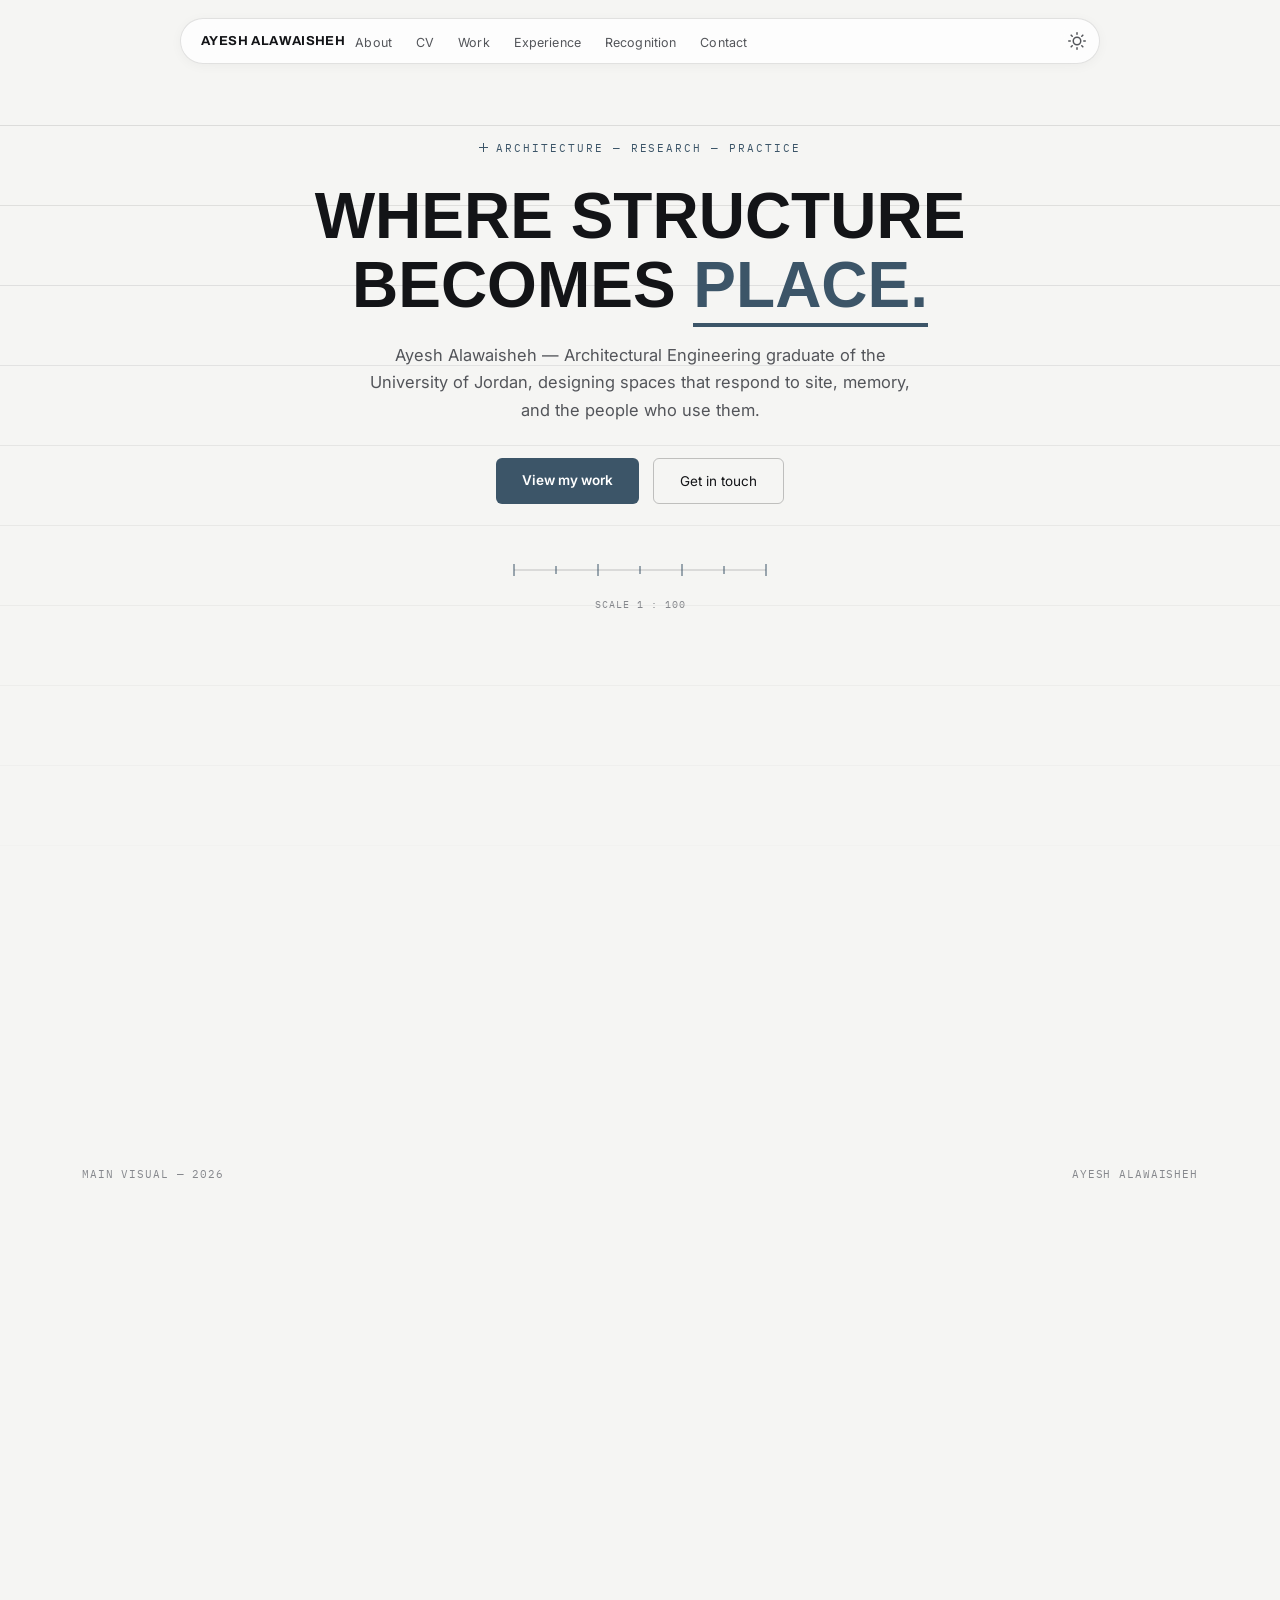
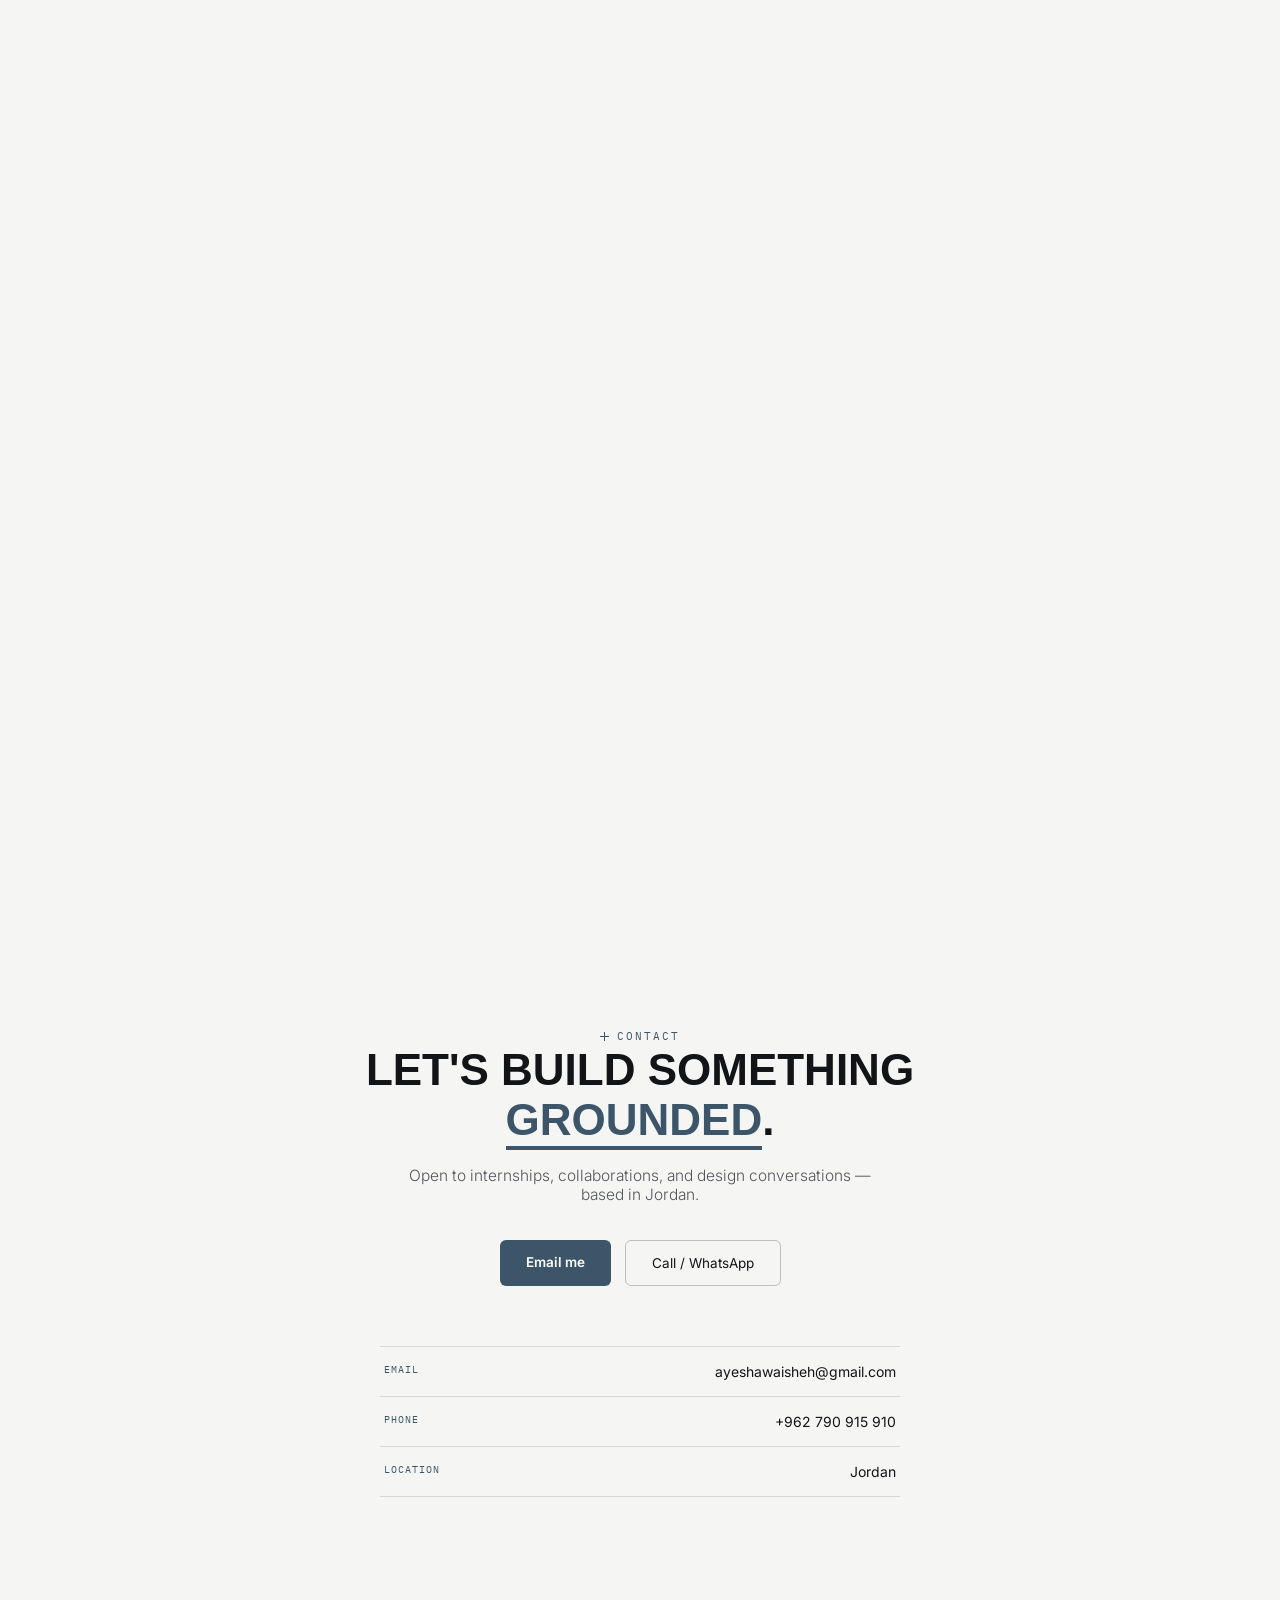
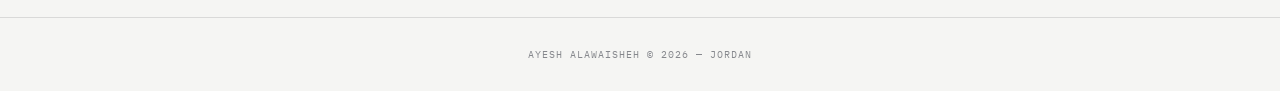
<file: index.html>
﻿<!DOCTYPE html>
<html lang="en">
<head>
<meta charset="UTF-8">
<meta name="viewport" content="width=device-width, initial-scale=1, viewport-fit=cover">
<title>Ayesh Alawaisheh | Architectural Engineer &amp; Aspiring Architect</title>
<meta name="description" content="Portfolio of Ayesh Ibrahim Alawaisheh, Architectural Engineering graduate of the University of Jordan.">
<link rel="preconnect" href="https://fonts.googleapis.com">
<link rel="preconnect" href="https://fonts.gstatic.com" crossorigin>
<link href="https://fonts.googleapis.com/css2?family=Archivo:ital,wght@0,400;0,500;0,600;0,700;0,800;1,400&family=Archivo+Expanded:wght@600;700;800&family=Inter:wght@300;400;500;600&family=IBM+Plex+Mono:wght@400;500&display=swap" rel="stylesheet">
<link rel="stylesheet" href="style.css">
</head>
<body>

<div class="nav-outer">
  <nav class="pill">
    <a href="#hero" class="nav-name">Ayesh Alawaisheh</a>
    <ul class="nav-links" id="navLinks">
      <li><a href="#about">About</a></li>
      <li><a href="#cv">CV</a></li>
      <li><a href="#work">Work</a></li>
      <li><a href="experience.html">Experience</a></li>
      <li><a href="#recognition">Recognition</a></li>
      <li><a href="#contact">Contact</a></li>
    </ul>
    <button class="theme-toggle" id="themeToggle" aria-label="Toggle theme" title="Toggle dark/light mode">
      <svg class="sun-moon" viewBox="0 0 24 24" width="18" height="18" fill="none" stroke="currentColor" stroke-width="2" stroke-linecap="round" stroke-linejoin="round">
        <circle class="sun" cx="12" cy="12" r="5"/>
        <path class="moon" d="M12 3a9 9 0 1 0 9 9c-4 0-7-3-7-7 0-1 .2-2 .7-3z"/>
        <g class="rays">
          <line x1="12" y1="1" x2="12" y2="3"/><line x1="12" y1="21" x2="12" y2="23"/>
          <line x1="4.22" y1="4.22" x2="5.64" y2="5.64"/><line x1="18.36" y1="18.36" x2="19.78" y2="19.78"/>
          <line x1="1" y1="12" x2="3" y2="12"/><line x1="21" y1="12" x2="23" y2="12"/>
          <line x1="4.22" y1="19.78" x2="5.64" y2="18.36"/><line x1="18.36" y1="5.64" x2="19.78" y2="4.22"/>
        </g>
      </svg>
    </button>
    <button class="nav-toggle" id="navToggle" aria-label="Menu"><span></span><span></span><span></span></button>
  </nav>
</div>

<!-- ============ HERO ============ -->
<section id="hero">
  <div class="hero-grid"></div>
  <div class="wrap">
    <span class="eyebrow">Architecture — Research — Practice</span>
    <h1 class="hero-title">Where structure<br>becomes <em>place.</em></h1>
    <p class="hero-sub">
      Ayesh Alawaisheh — Architectural Engineering graduate of the University of Jordan,
      designing spaces that respond to site, memory, and the people who use them.
    </p>
    <div class="hero-ctas">
      <a href="#work" class="btn-primary">View my work</a>
      <a href="#contact" class="btn-ghost">Get in touch</a>
    </div>
    <div class="scale-bar" aria-hidden="true">
      <svg width="260" height="20" viewBox="0 0 260 20" xmlns="http://www.w3.org/2000/svg">
        <line x1="4" y1="10" x2="256" y2="10" stroke="var(--border-strong)" stroke-width="1"/>
        <g stroke="var(--accent)" stroke-width="1">
          <line x1="4" y1="4" x2="4" y2="16"/>
          <line x1="46" y1="6" x2="46" y2="14"/>
          <line x1="88" y1="4" x2="88" y2="16"/>
          <line x1="130" y1="6" x2="130" y2="14"/>
          <line x1="172" y1="4" x2="172" y2="16"/>
          <line x1="214" y1="6" x2="214" y2="14"/>
          <line x1="256" y1="4" x2="256" y2="16"/>
        </g>
      </svg>
    </div>
    <div class="scale-label mono">Scale 1 : 100</div>
  </div>
  <div class="hero-visual reveal">
    <img src="index-hero.webp" alt="Panoramic architectural scene in warm golden light">
    <div class="hero-fade"></div>
  </div>
  <div class="wrap">
    <div class="hero-cap">
      <span>Main Visual — 2026</span>
      <span>Ayesh Alawaisheh</span>
    </div>
  </div>
</section>

<!-- ============ ABOUT ============ -->
<section id="about">
  <div class="wrap">
    <div class="sec-head reveal">
      <span class="eyebrow">About</span>
      <h2 class="sec-title">A way of designing, not just a set of drawings.</h2>
    </div>
    <div class="about-intro reveal">
      <div class="about-text">
        <p class="about-lede">
          I approach architecture through <em>research first</em> — reading site,
          community, and material before reaching for form. From studio work to
          international workshops, that habit shapes everything I design.
        </p>
      </div>
      <div class="about-portrait-wrap">
        <img src="ayesh-portrait.webp" alt="Ayesh Alawaisheh portrait" class="about-portrait">
        <div class="about-portrait-label mono">Ayesh Alawaisheh</div>
      </div>
    </div>
    <div class="about-grid reveal">
      <div class="about-card bp">
        <span class="num mono">01</span>
        <h3>Research-Led</h3>
        <p>Every project starts with the site's own conditions — climate, material, and the people who'll use the space — before any form takes shape.</p>
      </div>
      <div class="about-card bp">
        <span class="num mono">02</span>
        <h3>Hands-On Practice</h3>
        <p>From a professional internship to teaching juniors, I've learned architecture as much through practice and mentorship as through the studio.</p>
      </div>
      <div class="about-card bp">
        <span class="num mono">03</span>
        <h3>Community-Rooted</h3>
        <p>Competitions, charrettes, and workshops across Jordan, Italy, and beyond — always searching for design that serves the people around it.</p>
      </div>
    </div>
  </div>
</section>

<!-- ============ CV ============ -->
<section id="cv">
  <div class="wrap">
    <div class="sec-head reveal">
      <span class="eyebrow">Curriculum Vitae</span>
      <h2 class="sec-title">Education, experience, and skill.</h2>
    </div>

    <div class="cv-panel reveal bp">
      <h3><span class="bp-tag">01</span>Education</h3>
      <div class="entry">
        <div class="when mono">Oct 2021 —<br>Jul 2026</div>
        <div>
          <div class="role">Architectural Engineering</div>
          <div class="org">University of Jordan</div>
          <div class="loc">Amman, Jordan — GPA 3.32 (Very Good)</div>
          <div class="note">Competition: UMAR (Union of Mediterranean Architects) — "Water as a Catalyzer: Reviving Gaza's Sea Port" — Honorable Mention.</div>
        </div>
      </div>
      <div class="entry">
        <div class="when mono">2020 — 2021</div>
        <div>
          <div class="role">High School Diploma</div>
          <div class="org">King Abdullah II Highschool for Excellence</div>
          <div class="loc">Total: 91.3 / 100</div>
        </div>
      </div>
      <div class="entry">
        <div class="when mono">Sep 2025</div>
        <div>
          <div class="role">Active Participant</div>
          <div class="org">UCAN International Workshop</div>
          <div class="loc">Brescia, Italy</div>
          <ul>
            <li>Delivered a context-sensitive proposal for Liberty Square, Ukraine, through rapid site research and participatory design sessions.</li>
            <li>Collaborated with peers from six countries over seven days, integrating local heritage values into the proposal.</li>
          </ul>
        </div>
      </div>
      <div class="entry">
        <div class="when mono">Feb 2025</div>
        <div>
          <div class="role">Active Participant</div>
          <div class="org">UJ — AUS Design Charrette</div>
          <div class="loc">Amman, Jordan</div>
          <ul>
            <li>Heritage and tourism proposals for Iraq al-Amir with AUS students.</li>
          </ul>
        </div>
      </div>
      <div class="entry">
        <div class="when mono">Jul 2024</div>
        <div>
          <div class="role">Active Participant — Honorable Mention</div>
          <div class="org">UMAR Summer School: Water as Catalyzer</div>
          <div class="loc">Amman, Jordan</div>
          <ul>
            <li>Two-week program on "Reviving Gaza," hosted by GJU and University of Birzeit under JEA patronage.</li>
          </ul>
        </div>
      </div>
      <div class="entry">
        <div class="when mono">Jan 2022 —<br>Jul 2026</div>
        <div>
          <div class="role">Tutor / Teaching Assistant</div>
          <div class="org">Teaching &amp; Academic Support in Architecture</div>
          <div class="loc">Amman, Jordan</div>
          <ul>
            <li>Mentored 100+ architecture students per cohort across three studio courses, with tutorial sessions on YouTube and Google Drive.</li>
            <li>Lectures in Descriptive Geometry, Architectural Visualization, and Design Studio — covering AutoCAD, Revit, Rhino, and Adobe Photoshop.</li>
          </ul>
        </div>
      </div>
    </div>

    <div class="cv-panel reveal bp">
      <h3><span class="bp-tag">02</span>Professional Experience</h3>
      <div class="entry">
        <div class="when mono">Jul 2025 —<br>Sep 2025</div>
        <div>
          <div class="role">Intern Architect</div>
          <div class="org">Panorama Consulting Engineers</div>
          <div class="loc">Amman, Jordan</div>
          <ul>
            <li>Designed residential and commercial projects under senior architects.</li>
            <li>Collaborated with civil, electrical, and mechanical engineers.</li>
            <li>Coordinated with JEA and Greater Amman Municipality on active projects.</li>
          </ul>
        </div>
      </div>
    </div>

    <div class="cv-panel reveal bp">
      <h3><span class="bp-tag">03</span>Leadership &amp; Social Activities</h3>
      <div class="entry">
        <div class="when mono">Feb 2026 —<br>Present</div>
        <div>
          <div class="role">PR &amp; Human Resources Team Head</div>
          <div class="org">AIAS — University of Jordan Chapter</div>
          <div class="loc">Amman, Jordan</div>
          <ul>
            <li>Led the chapter's PR &amp; HR team — recruitment, onboarding, and internal communication.</li>
            <li>Planned outreach campaigns and social strategy to grow chapter visibility.</li>
            <li>Coordinated with other chapter teams and university stakeholders on events.</li>
          </ul>
        </div>
      </div>
      <div class="entry">
        <div class="when mono">Oct 2025 —<br>Present</div>
        <div>
          <div class="role">Participant — Political Leadership Empowerment Program</div>
          <div class="org">Jeel Al-Tahdith (Generation of Modernization) — PSI &amp; Dutch Embassy</div>
          <div class="loc">Amman, Jordan</div>
          <ul>
            <li>Two-year Dutch Embassy-funded leadership program for student union leaders across ten Jordanian universities.</li>
            <li>Training in policy paper writing, media dialogue, and student campaign leadership, in line with Jordan's political modernization vision.</li>
          </ul>
        </div>
      </div>
      <div class="entry">
        <div class="when mono">May 2026</div>
        <div>
          <div class="role">Student Campaign Director</div>
          <div class="org">University of Jordan Student Union Elections</div>
          <div class="loc">Amman, Jordan</div>
          <ul>
            <li>Co-led Al-Tatweer, the incumbent Faculty of Engineering list, securing continued representation.</li>
            <li>Built and led Iimar, an architecture-only slate, winning a dedicated Architecture Department seat in a non-departmental election.</li>
            <li>Combined result of 3 of 8 Faculty seats and 660 votes — the first single-department list to reach Faculty-level representation.</li>
          </ul>
        </div>
      </div>
      <div class="entry">
        <div class="when mono">Jun 2024 —<br>Mar 2026</div>
        <div>
          <div class="role">Student Representative, Architectural Engineering</div>
          <div class="org">University of Jordan Student Union</div>
          <div class="loc">Amman, Jordan</div>
          <ul>
            <li>One of eight elected representatives for the Faculty of Engineering, advocating for student rights and resolving academic and administrative issues.</li>
            <li>Led a departmental redesign proposal — approved and executed with JEA — and reopened the Faculty's Reading Hall with a JO Academy grant.</li>
            <li>Organized campus events and served as student coordinator for the Employability Readiness Program (300+ participants).</li>
          </ul>
        </div>
      </div>
      <div class="entry">
        <div class="when mono">Jan 2021 —<br>Jun 2024</div>
        <div>
          <div class="role">Member</div>
          <div class="org">AL NASHAMA Bloc — JU Student Volunteers</div>
          <div class="loc">Amman, Jordan</div>
          <ul>
            <li>Organized campaigns and meetings with university leadership to defend student rights, including restoring stadium graduation ceremonies.</li>
            <li>Facilitated inter-group coordination, mobilizing a cross-campus coalition of 200+ students around shared priorities.</li>
          </ul>
        </div>
      </div>
    </div>

    <div class="cv-panel reveal bp">
      <h3><span class="bp-tag">04</span>Skills &amp; Languages</h3>
      <div class="skill-grid">
        <div>
          <h4>Software</h4>
          <div class="skillbar"><div class="row"><span>Revit Architecture</span><span class="mono">Advanced</span></div><div class="track"><div class="fill" data-width="88"></div></div></div>
          <div class="skillbar"><div class="row"><span>AutoCAD</span><span class="mono">Advanced</span></div><div class="track"><div class="fill" data-width="88"></div></div></div>
          <div class="skillbar"><div class="row"><span>D5 Render</span><span class="mono">Advanced</span></div><div class="track"><div class="fill" data-width="88"></div></div></div>
          <div class="skillbar"><div class="row"><span>Rhinoceros</span><span class="mono">Intermediate</span></div><div class="track"><div class="fill" data-width="62"></div></div></div>
          <div class="skillbar"><div class="row"><span>Lumion</span><span class="mono">Intermediate</span></div><div class="track"><div class="fill" data-width="62"></div></div></div>
          <div class="skillbar"><div class="row"><span>Enscape</span><span class="mono">Advanced</span></div><div class="track"><div class="fill" data-width="88"></div></div></div>
          <div class="skillbar"><div class="row"><span>Adobe Photoshop</span><span class="mono">Intermediate</span></div><div class="track"><div class="fill" data-width="62"></div></div></div>
        </div>
        <div>
          <h4>Languages</h4>
          <div class="skillbar"><div class="row"><span>Arabic</span><span class="mono">Native</span></div><div class="track"><div class="fill" data-width="100"></div></div></div>
          <div class="skillbar"><div class="row"><span>English</span><span class="mono">Fluent</span></div><div class="track"><div class="fill" data-width="85"></div></div></div>
          <div class="skillbar"><div class="row"><span>French</span><span class="mono">Beginner</span></div><div class="track"><div class="fill" data-width="28"></div></div></div>
          <div class="skillbar"><div class="row"><span>German</span><span class="mono">Beginner</span></div><div class="track"><div class="fill" data-width="28"></div></div></div>
        </div>
        <div>
          <h4>Interests</h4>
          <p style="font-size:14px; line-height:1.7; color:var(--text-soft); font-weight:300; margin:0;">
            Unconventional architectural strategies and creative problem-solving.
            High-tech, environmental, and futuristic architectural approaches.
          </p>
        </div>
      </div>
    </div>
  </div>
</section>

<!-- ============ WORK ============ -->
<section id="work">
  <div class="wrap">
    <div class="sec-head reveal">
      <span class="eyebrow">Selected Work</span>
      <h2 class="sec-title">Projects &amp; competitions.</h2>
    </div>
    <div class="work-grid reveal">
      <a href="urban-weave.html" class="work-card bp">

        <div class="work-thumb" style="padding:0; background:none;">
          <img src="index-work-1.webp" alt="The Urban Weave — Al-Salt Gateway, a layered public transport hub with stone arcades" style="width:100%; height:100%; object-fit:cover;">
        </div>
        <div class="work-info">
          <div class="filenum">PROJECT 01</div>
          <h3>The Urban Weave</h3>
          <div class="tagline">Al-Salt Gateway — Transport &amp; Public Hub</div>
          <p>Reconfigures As-Salt's primary urban gateway — a chaotic, fragmented transport node — into a structured, human-centered hub. A layered system organizes buses, vending activity, and public social space, supporting the city's growth and upcoming BRT development.</p>
          <div class="work-meta">
            <div><span class="k">Location</span>As-Salt, Jordan</div>
            <div><span class="k">Type</span>Urban Structure / Transport Hub</div>
          </div>
          <div class="view-project-btn">
            <span>Explore Details</span>
            <span class="arrow">→</span>
          </div>
        </div>
      </a>
      <a href="composure.html" class="work-card bp">

        <div class="work-thumb" style="padding:0; background:none;">
          <img src="index-work-2.webp" alt="Composure - Center of Excellence" style="width:100%; height:100%; object-fit:cover; display:block;">
        </div>
        <div class="work-info">
          <div class="filenum">PROJECT 02</div>
          <h3>Composure</h3>
          <div class="tagline">Center of Excellence — OSCE Exam &amp; Lecture Facility</div>
          <p>A center that gives medical students a dedicated environment for OSCE exams while sharing the building with other students' lectures — two very different rhythms of use held within one structure. Explored through the pairings open/closed, calm/loud, clear/patterned, and tectonic/monolithic.</p>
          <div class="work-meta">
            <div><span class="k">Type</span>Academic / Medical Facility</div>
            <div><span class="k">Concept</span>Composure</div>
          </div>
          <div class="view-project-btn">
            <span>Explore Details</span>
            <span class="arrow">→</span>
          </div>
        </div>
      </a>
      <a href="the-red-mark.html" class="work-card bp">

        <div class="work-thumb" style="padding:0; background:none;">
          <img src="redmark-hero.webp" alt="The Red Mark — University of Jordan Integrated Artery Framework" style="width:100%; height:100%; object-fit:cover;">
        </div>
        <div class="work-info">
          <div class="filenum">PROJECT 03</div>
          <h3>The Red Mark</h3>
          <div class="tagline">University of Jordan — Integrated Artery Framework</div>
          <p>A strategic "Integrated Artery Framework" that treats campus circulation as a high-visibility living pulse — unifying the campus through a continuous red arterial path from redefined gateways to a revitalized Science Court.</p>
          <div class="work-meta">
            <div><span class="k">Type</span>Campus Masterplan / Public Space</div>
            <div><span class="k">Year</span>2025</div>
          </div>
          <div class="view-project-btn">
            <span>Explore Details</span>
            <span class="arrow">&rarr;</span>
          </div>
        </div>
      </a>
      <a href="back-to-modernity.html" class="work-card bp">

        <div class="work-thumb" style="padding:0; background:none;">
          <img src="modernity-hero.webp" alt="Back to Modernity — Library Project, Amman" style="width:100%; height:100%; object-fit:cover;">
        </div>
        <div class="work-info">
          <div class="filenum">PROJECT 04</div>
          <h3>Back to Modernity</h3>
          <div class="tagline">Library Project — Amman, Jordan | 3,000 m&sup2;</div>
          <p>A 3,000 m&sup2; library exploring Richard Meier's principles — geometric order, proportion, light, and the relationship between solid and void, from overall composition to the smallest detail.</p>
          <div class="work-meta">
            <div><span class="k">Type</span>Library / Cultural</div>
            <div><span class="k">Influence</span>Richard Meier</div>
          </div>
          <div class="view-project-btn">
            <span>Explore Details</span>
            <span class="arrow">&rarr;</span>
          </div>
        </div>
      </a>
      <a href="nuzul.html" class="work-card bp">

        <div class="work-thumb" style="padding:0; background:none;">
          <img src="nuzul-hero.webp" alt="NUZUL Ecolodge — Iraq al-Amir" style="width:100%; height:100%; object-fit:cover;">
        </div>
        <div class="work-info">
          <div class="filenum">PROJECT 05</div>
          <h3>NUZUL Ecolodge</h3>
          <div class="tagline">نُزُل — Ecolodge, Iraq al-Amir</div>
          <p>An ecolodge drawing from the vernacular spirit of Iraq al-Amir — embracing in-between spaces and thresholds as moments to slow the pace, inviting pause, reflection, and sensory awareness through tactile tectonics.</p>
          <div class="work-meta">
            <div><span class="k">Type</span>Ecolodge / Hospitality</div>
            <div><span class="k">Concept</span>Vernacular + Threshold</div>
          </div>
          <div class="view-project-btn">
            <span>Explore Details</span>
            <span class="arrow">&rarr;</span>
          </div>
        </div>
      </a>
      <a href="experience.html" class="work-card bp">

        <div class="work-thumb" style="padding:0; background:none;">
          <img src="experience-media/hero.webp" alt="Field Notes — Experience & Activities" style="width:100%; height:100%; object-fit:cover;">
        </div>
        <div class="work-info">
          <div class="filenum">FIELD NOTES</div>
          <h3>Experience &amp; Activities</h3>
          <div class="tagline">Internships · Workshops · Leadership</div>
          <p>Beyond the studio — the Panorama internship, the UCAN and UMAR international workshops, and student leadership at the University of Jordan. An archive of the hours that shaped the architect.</p>
          <div class="work-meta">
            <div><span class="k">Timeline</span>2021 — 2026</div>
            <div><span class="k">Locations</span>Jordan · Italy</div>
          </div>
          <div class="view-project-btn">
            <span>Explore the Archive</span>
            <span class="arrow">&rarr;</span>
          </div>
        </div>
      </a>
    </div>
  </div>
</section>

<!-- ============ RECOGNITION ============ -->
<section id="recognition">
  <div class="wrap">
    <div class="sec-head reveal">
      <span class="eyebrow">Recognition</span>
      <h2 class="sec-title">Competitions &amp; honors.</h2>
    </div>
    <div class="quote-row reveal">
      <div class="quote-card bp">
        <p>"Water as a Catalyzer" earned an Honorable Mention at the UMAR Summer School competition for reimagining Gaza's sea port through water-driven urban design.</p>
        <div class="who"><b>UMAR</b> — Union of Mediterranean Architects, 2024</div>
      </div>
      <div class="quote-card bp">
        <p>Selected as one of eight student representatives for the Faculty of Engineering — leading a departmental redesign proposal that was funded and built with the JEA.</p>
        <div class="who"><b>University of Jordan</b> — Student Union, 2024—2026</div>
      </div>
    </div>
  </div>
</section>

<!-- ============ CONTACT ============ -->
<section id="contact">
  <div class="wrap">
    <span class="eyebrow" style="justify-content:center;">Contact</span>
    <h2 class="cta-title">Let's build something <em>grounded</em>.</h2>
    <p class="cta-sub">Open to internships, collaborations, and design conversations — based in Jordan.</p>
    <div class="cta-row">
      <a href="mailto:ayeshawaisheh@gmail.com" class="btn-primary">Email me</a>
      <a href="tel:+962790915910" class="btn-ghost">Call / WhatsApp</a>
    </div>
    <div class="contact-list">
      <a href="mailto:ayeshawaisheh@gmail.com"><span class="k">Email</span><span>ayeshawaisheh@gmail.com</span></a>
      <a href="tel:+962790915910"><span class="k">Phone</span><span>+962 790 915 910</span></a>
      <div class="row"><span class="k">Location</span><span>Jordan</span></div>
    </div>
  </div>
</section>

<footer>AYESH ALAWAISHEH © 2026 — JORDAN</footer>

<script>
  const navToggle = document.getElementById('navToggle');
  const navLinks = document.getElementById('navLinks');
  navToggle.addEventListener('click', () => navLinks.classList.toggle('open'));
  navLinks.querySelectorAll('a').forEach(a => a.addEventListener('click', () => navLinks.classList.remove('open')));

  const io = new IntersectionObserver((entries) => {
    entries.forEach(e => { e.target.classList.toggle('in', e.isIntersecting); });
  }, { threshold: 0.1 });
  document.querySelectorAll('.reveal').forEach(el => io.observe(el));

  (function() {
    const btn = document.getElementById('themeToggle');
    const saved = localStorage.getItem('theme') || 'light';
    document.documentElement.setAttribute('data-theme', saved);
    btn.addEventListener('click', function() {
      const current = document.documentElement.getAttribute('data-theme');
      const next = current === 'dark' ? 'light' : 'dark';
      document.documentElement.setAttribute('data-theme', next);
      localStorage.setItem('theme', next);
    });
  })();

  (function() {
    var bars = document.querySelectorAll('.skillbar .fill');
    var obs = new IntersectionObserver(function(entries) {
      entries.forEach(function(entry) {
        if (entry.isIntersecting) {
          var w = entry.target.getAttribute('data-width');
          entry.target.style.setProperty('--w', w + '%');
          entry.target.classList.add('animate');
          obs.unobserve(entry.target);
        }
      });
    }, { threshold: 0.3 });
    bars.forEach(function(b) { obs.observe(b); });
  })();


</script>

</body>
</html>
</file>
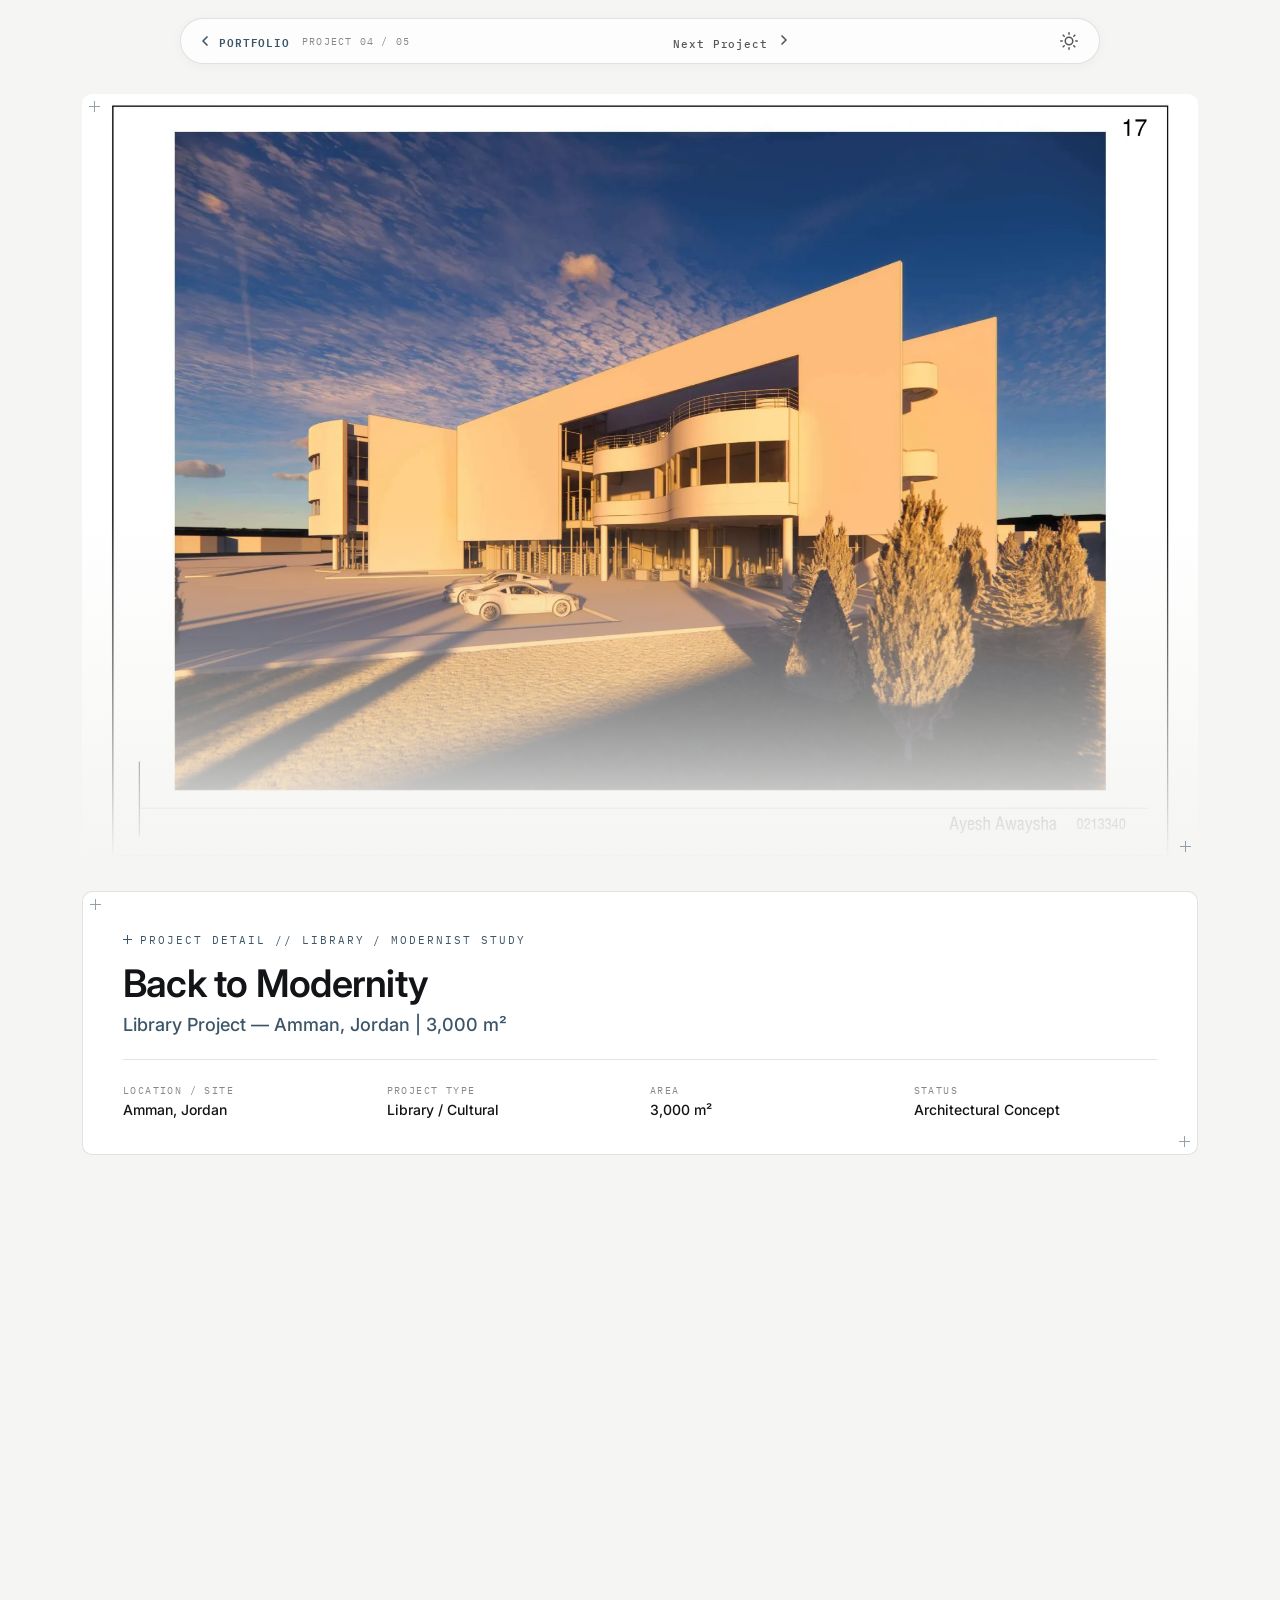
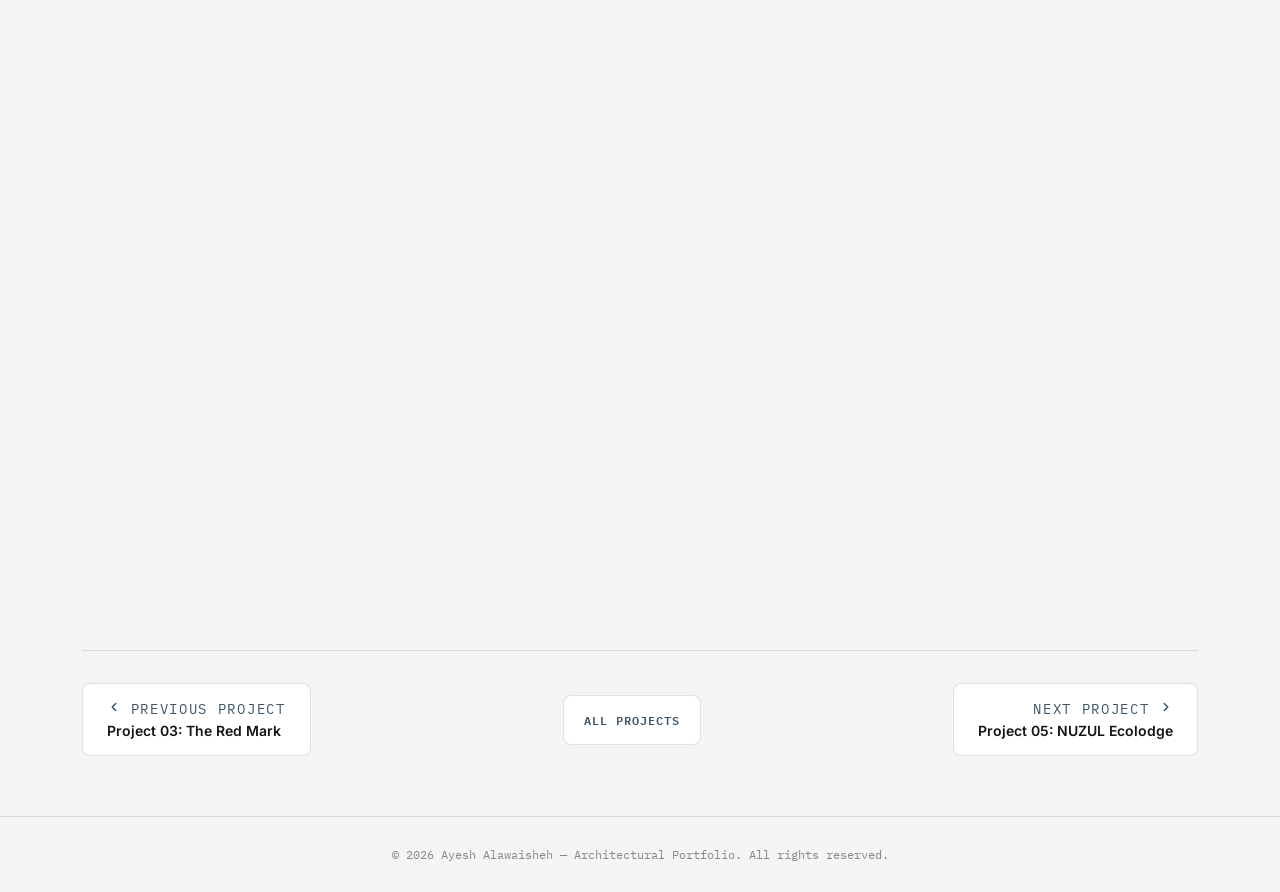
<file: back-to-modernity.html>
<!DOCTYPE html>
<html lang="en">
<head>
  <meta charset="UTF-8">
  <meta name="viewport" content="width=device-width, initial-scale=1.0">
  <title>Back to Modernity | Ayesh Alawaisheh Portfolio</title>
  <meta name="description" content="Back to Modernity — Library Project, Amman, Jordan. A 3,000 m² library exploring Richard Meier's architectural principles.">
  <link rel="preconnect" href="https://fonts.googleapis.com">
  <link rel="preconnect" href="https://fonts.gstatic.com" crossorigin>
  <link href="https://fonts.googleapis.com/css2?family=IBM+Plex+Mono:ital,wght@0,400;0,500;0,600;1,400&family=Inter:wght@300;400;500;600;700&display=swap" rel="stylesheet">
  
  <link rel="stylesheet" href="project-style.css">
</head>
<body>

  <!-- Floating Nav -->
  <div class="nav-outer">
    <nav class="pill">
      <a href="index.html#work" class="back-btn">
        <svg width="16" height="16" viewBox="0 0 24 24" fill="none" stroke="currentColor" stroke-width="2.5" stroke-linecap="round" stroke-linejoin="round"><polyline points="15 18 9 12 15 6"/></svg> <span>Portfolio</span>
      </a>
      <div class="nav-project-tag mono">PROJECT 04 / 05</div>
      <a href="nuzul.html" class="nav-next-btn">Next Project <svg width="16" height="16" viewBox="0 0 24 24" fill="none" stroke="currentColor" stroke-width="2.5" stroke-linecap="round" stroke-linejoin="round"><polyline points="9 18 15 12 9 6"/></svg></a>
      <button class="theme-toggle" id="themeToggle" aria-label="Toggle theme" title="Toggle dark/light mode">
        <svg class="sun-moon" viewBox="0 0 24 24" width="18" height="18" fill="none" stroke="currentColor" stroke-width="2" stroke-linecap="round" stroke-linejoin="round">
          <circle class="sun" cx="12" cy="12" r="5"/>
          <path class="moon" d="M12 3a9 9 0 1 0 9 9c-4 0-7-3-7-7 0-1 .2-2 .7-3z"/>
          <g class="rays">
            <line x1="12" y1="1" x2="12" y2="3"/><line x1="12" y1="21" x2="12" y2="23"/>
            <line x1="4.22" y1="4.22" x2="5.64" y2="5.64"/><line x1="18.36" y1="18.36" x2="19.78" y2="19.78"/>
            <line x1="1" y1="12" x2="3" y2="12"/><line x1="21" y1="12" x2="23" y2="12"/>
            <line x1="4.22" y1="19.78" x2="5.64" y2="18.36"/><line x1="18.36" y1="5.64" x2="19.78" y2="4.22"/>
          </g>
        </svg>
      </button>
    </nav>
  </div>

  <main class="wrap">
    <!-- Hero Header -->
    <section class="project-hero reveal-card">
      <div class="hero-image-wrap bp">
        <img src="modernity-hero.webp" alt="Back to Modernity" class="hero-img">
        <div class="hero-fade"></div>
      </div>

      <div class="project-header-card bp">
        <div class="eyebrow">PROJECT DETAIL // LIBRARY / MODERNIST STUDY</div>
        <h1>Back to Modernity</h1>
        <div class="project-subtitle">Library Project — Amman, Jordan | 3,000 m&sup2;</div>

        <div class="meta-grid">
          <div class="meta-item">
            <span class="meta-label">Location / Site</span>
            <span class="meta-value">Amman, Jordan</span>
          </div>
          <div class="meta-item">
            <span class="meta-label">Project Type</span>
            <span class="meta-value">Library / Cultural</span>
          </div>
          <div class="meta-item">
            <span class="meta-label">Area</span>
            <span class="meta-value">3,000 m&sup2;</span>
          </div>
          <div class="meta-item">
            <span class="meta-label">Status</span>
            <span class="meta-value">Architectural Concept</span>
          </div>
        </div>
      </div>
    </section>

    <!-- Overview Section -->
    <section class="section-card bp reveal-card">
      <div class="eyebrow">01. PROJECT OVERVIEW</div>
      <h2 class="section-title">Project Description</h2>
      <p class="project-summary">A 3,000 m&sup2; library in Amman, Jordan, developed through a study of Richard Meier's architectural principles. His influence is reflected throughout the project in the plans, elevations, details, proportions, and spatial layering. The design explores geometric order, proportion, light, and the relationship between solid and void, maintaining a consistent architectural language from the overall composition to the smallest details.</p>

      <div class="project-grid-4col" style="margin-top:20px;">
        <div class="project-grid-item">
          <img src="modernity-mass-concept.webp" alt="Conceptual mass" class="clickable-img">
          <span class="site-image-label"><strong>Figure 1.0</strong> — Conceptual mass</span>
        </div>
        <div class="project-grid-item">
          <img src="modernity-mass-nassing.webp" alt="Conceptual massing" class="clickable-img">
          <span class="site-image-label"><strong>Figure 2.0</strong> — Conceptual massing</span>
        </div>
        <div class="project-grid-item">
          <img src="modernity-morphology.webp" alt="Morphology" class="clickable-img">
          <span class="site-image-label"><strong>Figure 3.0</strong> — Morphology study</span>
        </div>
        <div class="project-grid-item">
          <img src="modernity-program.webp" alt="Stacked program" class="clickable-img">
          <span class="site-image-label"><strong>Figure 4.0</strong> — Stacked &amp; articulated program</span>
        </div>
      </div>
    </section>

    <!-- Project Visuals -->
    <section class="section-card bp reveal-card">
      <div class="eyebrow">02. PROJECT VISUALS</div>
      <h2 class="section-title">Design Perspectives</h2>

      <div class="site-image-wide">
        <img src="modernity-hero.webp" alt="Hero perspective" class="clickable-img">
        <span class="site-image-label"><strong>Figure 5.0</strong> — Primary perspective — overall composition</span>
      </div>

      <div class="project-grid-2col" style="margin-top:20px;">
        <div class="project-grid-item">
          <img src="modernity-pers-2.webp" alt="Perspective 2" class="clickable-img">
          <span class="site-image-label"><strong>Figure 6.0</strong> — Perspective view 2</span>
        </div>
        <div class="project-grid-item">
          <img src="modernity-pers-3.webp" alt="Perspective 3" class="clickable-img">
          <span class="site-image-label"><strong>Figure 7.0</strong> — Perspective view 3</span>
        </div>
      </div>
      <div class="project-grid-2col" style="margin-top:20px;">
        <div class="project-grid-item">
          <img src="modernity-pers-4.webp" alt="Perspective 4" class="clickable-img">
          <span class="site-image-label"><strong>Figure 8.0</strong> — Perspective view 4</span>
        </div>
        <div class="project-grid-item">
          <img src="modernity-pers-5.webp" alt="Perspective 5" class="clickable-img">
          <span class="site-image-label"><strong>Figure 9.0</strong> — Perspective view 5</span>
        </div>
      </div>

      <div class="project-grid-2col" style="margin-top:20px;">
        <div class="project-grid-item">
          <img src="modernity-3d-1.webp" alt="3D view 1" class="clickable-img">
          <span class="site-image-label"><strong>Figure 10.0</strong> — 3D view 1</span>
        </div>
        <div class="project-grid-item">
          <img src="modernity-3d-2.webp" alt="3D view 2" class="clickable-img">
          <span class="site-image-label"><strong>Figure 11.0</strong> — 3D view 2</span>
        </div>
      </div>
      <div class="project-grid-2col" style="margin-top:20px;">
        <div class="project-grid-item">
          <img src="modernity-3d-3.webp" alt="3D view 3" class="clickable-img">
          <span class="site-image-label"><strong>Figure 12.0</strong> — 3D view 3</span>
        </div>
        <div class="project-grid-item">
          <img src="modernity-3d-4.webp" alt="3D view 4" class="clickable-img">
          <span class="site-image-label"><strong>Figure 13.0</strong> — 3D view 4</span>
        </div>
      </div>
    </section>

    <section class="section-card bp reveal-card">
      <div class="wrap">
        <h2 class="section-title">03 — Drawings</h2>

        <h3 class="subsection-title">Floor Plans</h3>
        <div class="project-grid-2col" style="margin-top:20px;">
          <div class="project-grid-item">
            <img src="modernity-plan-gf.webp" alt="Ground floor plan" class="clickable-img">
            <span class="site-image-label"><strong>Figure 14.0</strong> — Ground Floor Plan</span>
          </div>
          <div class="project-grid-item">
            <img src="modernity-plan-first.webp" alt="First floor plan" class="clickable-img">
            <span class="site-image-label"><strong>Figure 15.0</strong> — First Floor Plan</span>
          </div>
        </div>
        <div class="project-grid-2col" style="margin-top:20px;">
          <div class="project-grid-item">
            <img src="modernity-plan-second.webp" alt="Second floor plan" class="clickable-img">
            <span class="site-image-label"><strong>Figure 16.0</strong> — Second Floor Plan</span>
          </div>
          <div class="project-grid-item">
            <img src="modernity-plan-site.webp" alt="Site plan" class="clickable-img">
            <span class="site-image-label"><strong>Figure 17.0</strong> — Site Plan</span>
          </div>
        </div>

        <h3 class="subsection-title" style="margin-top:40px;">Elevations</h3>
        <div class="project-grid-2col" style="margin-top:20px;">
          <div class="project-grid-item">
            <img src="modernity-elev-north.webp" alt="North elevation" class="clickable-img">
            <span class="site-image-label"><strong>Figure 18.0</strong> — North Elevation</span>
          </div>
          <div class="project-grid-item">
            <img src="modernity-elev-south.webp" alt="South elevation" class="clickable-img">
            <span class="site-image-label"><strong>Figure 19.0</strong> — South Elevation</span>
          </div>
        </div>
        <div class="project-grid-2col" style="margin-top:20px;">
          <div class="project-grid-item">
            <img src="modernity-elev-west.webp" alt="West elevation" class="clickable-img">
            <span class="site-image-label"><strong>Figure 20.0</strong> — West Elevation</span>
          </div>
          <div class="project-grid-item">
            <img src="modernity-elev-east.webp" alt="East elevation" class="clickable-img">
            <span class="site-image-label"><strong>Figure 21.0</strong> — East Elevation</span>
          </div>
        </div>

        <h3 class="subsection-title" style="margin-top:40px;">Sections</h3>
        <div class="project-grid-2col" style="margin-top:20px;">
          <div class="project-grid-item">
            <img src="modernity-section.webp" alt="Section" class="clickable-img">
            <span class="site-image-label"><strong>Figure 22.0</strong> — Section</span>
          </div>
          <div class="project-grid-item">
            <img src="modernity-syntax-section.webp" alt="Syntax in section" class="clickable-img">
            <span class="site-image-label"><strong>Figure 23.0</strong> — Syntax in Section</span>
          </div>
        </div>
      </div>
    </section>

    <section class="section-card bp reveal-card">
      <div class="wrap">
        <h2 class="section-title">04 — Project Analysis</h2>

        <h3 class="subsection-title">Proportions</h3>

        <div class="project-grid-2col" style="margin-top:20px;">
          <div class="project-grid-item">
            <img src="modernity-prop-plan.webp" alt="Proportions in plans" class="clickable-img">
            <span class="site-image-label"><strong>Figure 24.0</strong> — Proportions in Plans (GF to 2nd)</span>
          </div>
          <div class="project-grid-item">
            <img src="modernity-prop-north.webp" alt="North elevation proportions" class="clickable-img">
            <span class="site-image-label"><strong>Figure 25.0</strong> — North Elevation Proportions</span>
          </div>
        </div>
        <div class="project-grid-2col" style="margin-top:20px;">
          <div class="project-grid-item">
            <img src="modernity-prop-south.webp" alt="South elevation proportions" class="clickable-img">
            <span class="site-image-label"><strong>Figure 26.0</strong> — South Elevation Proportions</span>
          </div>
          <div class="project-grid-item">
            <img src="modernity-prop-east.webp" alt="East elevation proportions" class="clickable-img">
            <span class="site-image-label"><strong>Figure 27.0</strong> — East Elevation Proportions</span>
          </div>
        </div>

        <h3 class="subsection-title" style="margin-top:40px;">Public & Private</h3>
        <div class="project-grid-2col" style="margin-top:20px;">
          <div class="project-grid-item">
            <img src="modernity-pp-gf.webp" alt="Public and private GF" class="clickable-img">
            <span class="site-image-label"><strong>Figure 28.0</strong> — Public & Private — Ground Floor</span>
          </div>
          <div class="project-grid-item">
            <img src="modernity-pp-first.webp" alt="Public and private 1st floor" class="clickable-img">
            <span class="site-image-label"><strong>Figure 29.0</strong> — Public & Private — 1st Floor</span>
          </div>
        </div>
        <div class="project-grid-2col" style="margin-top:20px;">
          <div class="project-grid-item">
            <img src="modernity-pp-second.webp" alt="Public and private 2nd floor" class="clickable-img">
            <span class="site-image-label"><strong>Figure 30.0</strong> — Public & Private — 2nd Floor</span>
          </div>
          <div class="project-grid-item">
            <img src="modernity-pp-section.webp" alt="Public and private in section" class="clickable-img">
            <span class="site-image-label"><strong>Figure 31.0</strong> — Public & Private — Section</span>
          </div>
        </div>

        <h3 class="subsection-title" style="margin-top:40px;">Solid Additions & Axis</h3>
        <div class="project-grid-2col" style="margin-top:20px;">
          <div class="project-grid-item">
            <img src="modernity-solid-additions.webp" alt="Solid additions" class="clickable-img">
            <span class="site-image-label"><strong>Figure 32.0</strong> — Solid Additions</span>
          </div>
          <div class="project-grid-item">
            <img src="modernity-axis-syntax.webp" alt="Axis and syntax" class="clickable-img">
            <span class="site-image-label"><strong>Figure 33.0</strong> — Axis & Syntax</span>
          </div>
        </div>
      </div>
    </section>
    <!-- Project Navigation Footer -->
    <div class="project-nav-footer">
      <a href="the-red-mark.html" class="proj-nav-link">
        <span class="proj-nav-label"><svg width="14" height="14" viewBox="0 0 24 24" fill="none" stroke="currentColor" stroke-width="2.5" stroke-linecap="round" stroke-linejoin="round"><polyline points="15 18 9 12 15 6"/></svg> Previous Project</span>
        <span class="proj-nav-title">Project 03: The Red Mark</span>
      </a>

      <a href="index.html#work" class="back-btn mono" style="font-size:12px; background:var(--surface); padding:14px 20px; border:1px solid var(--border); border-radius:8px;">
        All Projects
      </a>

      <a href="nuzul.html" class="proj-nav-link" style="text-align:right;">
        <span class="proj-nav-label">Next Project <svg width="14" height="14" viewBox="0 0 24 24" fill="none" stroke="currentColor" stroke-width="2.5" stroke-linecap="round" stroke-linejoin="round"><polyline points="9 18 15 12 9 6"/></svg></span>
        <span class="proj-nav-title">Project 05: NUZUL Ecolodge</span>
      </a>
    </div>
  </main>

  <footer>
    <div class="wrap mono" style="font-size:12px;">
      &copy; 2026 Ayesh Alawaisheh — Architectural Portfolio. All rights reserved.
    </div>
  </footer>

<script>
(function() {
  var cards = document.querySelectorAll('.reveal-card');
  var observer = new IntersectionObserver(function(entries) {
    entries.forEach(function(entry) {
      if (entry.isIntersecting) {
        entry.target.classList.add('visible');
      } else {
        entry.target.classList.remove('visible');
      }
    });
  }, { threshold: 0 });
  cards.forEach(function(card) { observer.observe(card); });
})();
</script>

<div id="lightbox" class="lightbox">
  <span class="lightbox-close" onclick="closeLightbox()">&times;</span>
  <span class="lightbox-nav lightbox-prev" onclick="navigateLightbox(-1)">&#10094;</span>
  <span class="lightbox-nav lightbox-next" onclick="navigateLightbox(1)">&#10095;</span>
  <img class="lightbox-content" id="lightbox-img">
  <span class="lightbox-counter" id="lightbox-counter"></span>
</div>

<script>
var lightboxImages = [];
var currentIndex = 0;

document.querySelectorAll('.clickable-img').forEach(function(img, i) {
  lightboxImages.push(img);
  img.addEventListener('click', function(e) {
    e.stopPropagation();
    currentIndex = i;
    openLightbox();
  });
});

function openLightbox() {
  var img = document.getElementById('lightbox-img');
  img.classList.remove('fade-out');
  img.src = lightboxImages[currentIndex].src;
  document.getElementById('lightbox-counter').textContent = (currentIndex + 1) + ' / ' + lightboxImages.length;
  document.getElementById('lightbox').style.display = 'flex';
}

function navigateLightbox(dir) {
  var img = document.getElementById('lightbox-img');
  img.classList.add('fade-out');
  setTimeout(function() {
    currentIndex += dir;
    if (currentIndex < 0) currentIndex = lightboxImages.length - 1;
    if (currentIndex >= lightboxImages.length) currentIndex = 0;
    img.src = lightboxImages[currentIndex].src;
    img.classList.remove('fade-out');
    document.getElementById('lightbox-counter').textContent = (currentIndex + 1) + ' / ' + lightboxImages.length;
  }, 200);
}

function closeLightbox() {
  document.getElementById('lightbox').style.display = 'none';
}

document.getElementById('lightbox').addEventListener('click', function(e) {
  if (e.target === this) closeLightbox();
});

document.addEventListener('keydown', function(e) {
  if (document.getElementById('lightbox').style.display === 'flex') {
    if (e.key === 'ArrowLeft') { e.preventDefault(); navigateLightbox(-1); }
    if (e.key === 'ArrowRight') { e.preventDefault(); navigateLightbox(1); }
    if (e.key === 'Escape') { e.preventDefault(); closeLightbox(); }
  }
});
</script>

<script>
(function() {
  var btn = document.getElementById('themeToggle');
  var saved = localStorage.getItem('theme') || 'light';
  document.documentElement.setAttribute('data-theme', saved);
  btn.addEventListener('click', function() {
    var current = document.documentElement.getAttribute('data-theme');
    var next = current === 'dark' ? 'light' : 'dark';
    document.documentElement.setAttribute('data-theme', next);
    localStorage.setItem('theme', next);
  });
})();
</script>

</body>
</html>
</file>
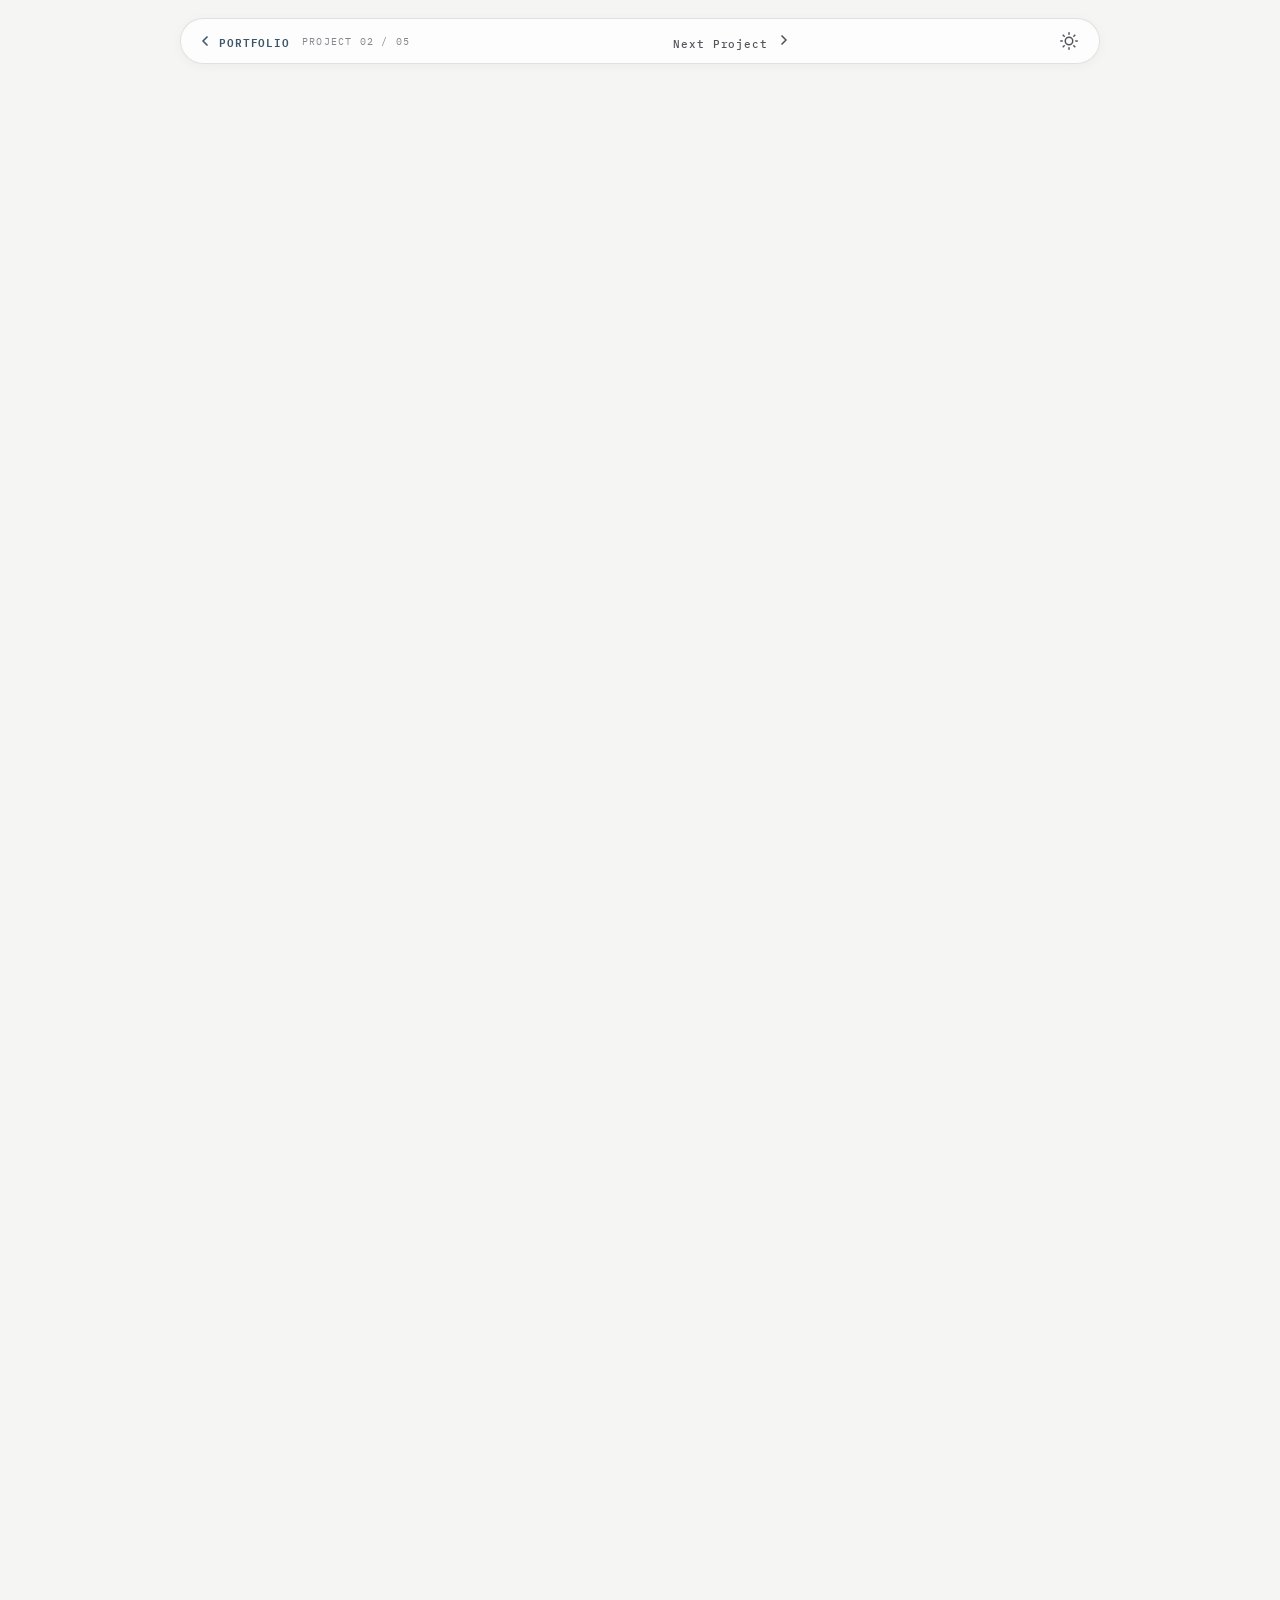
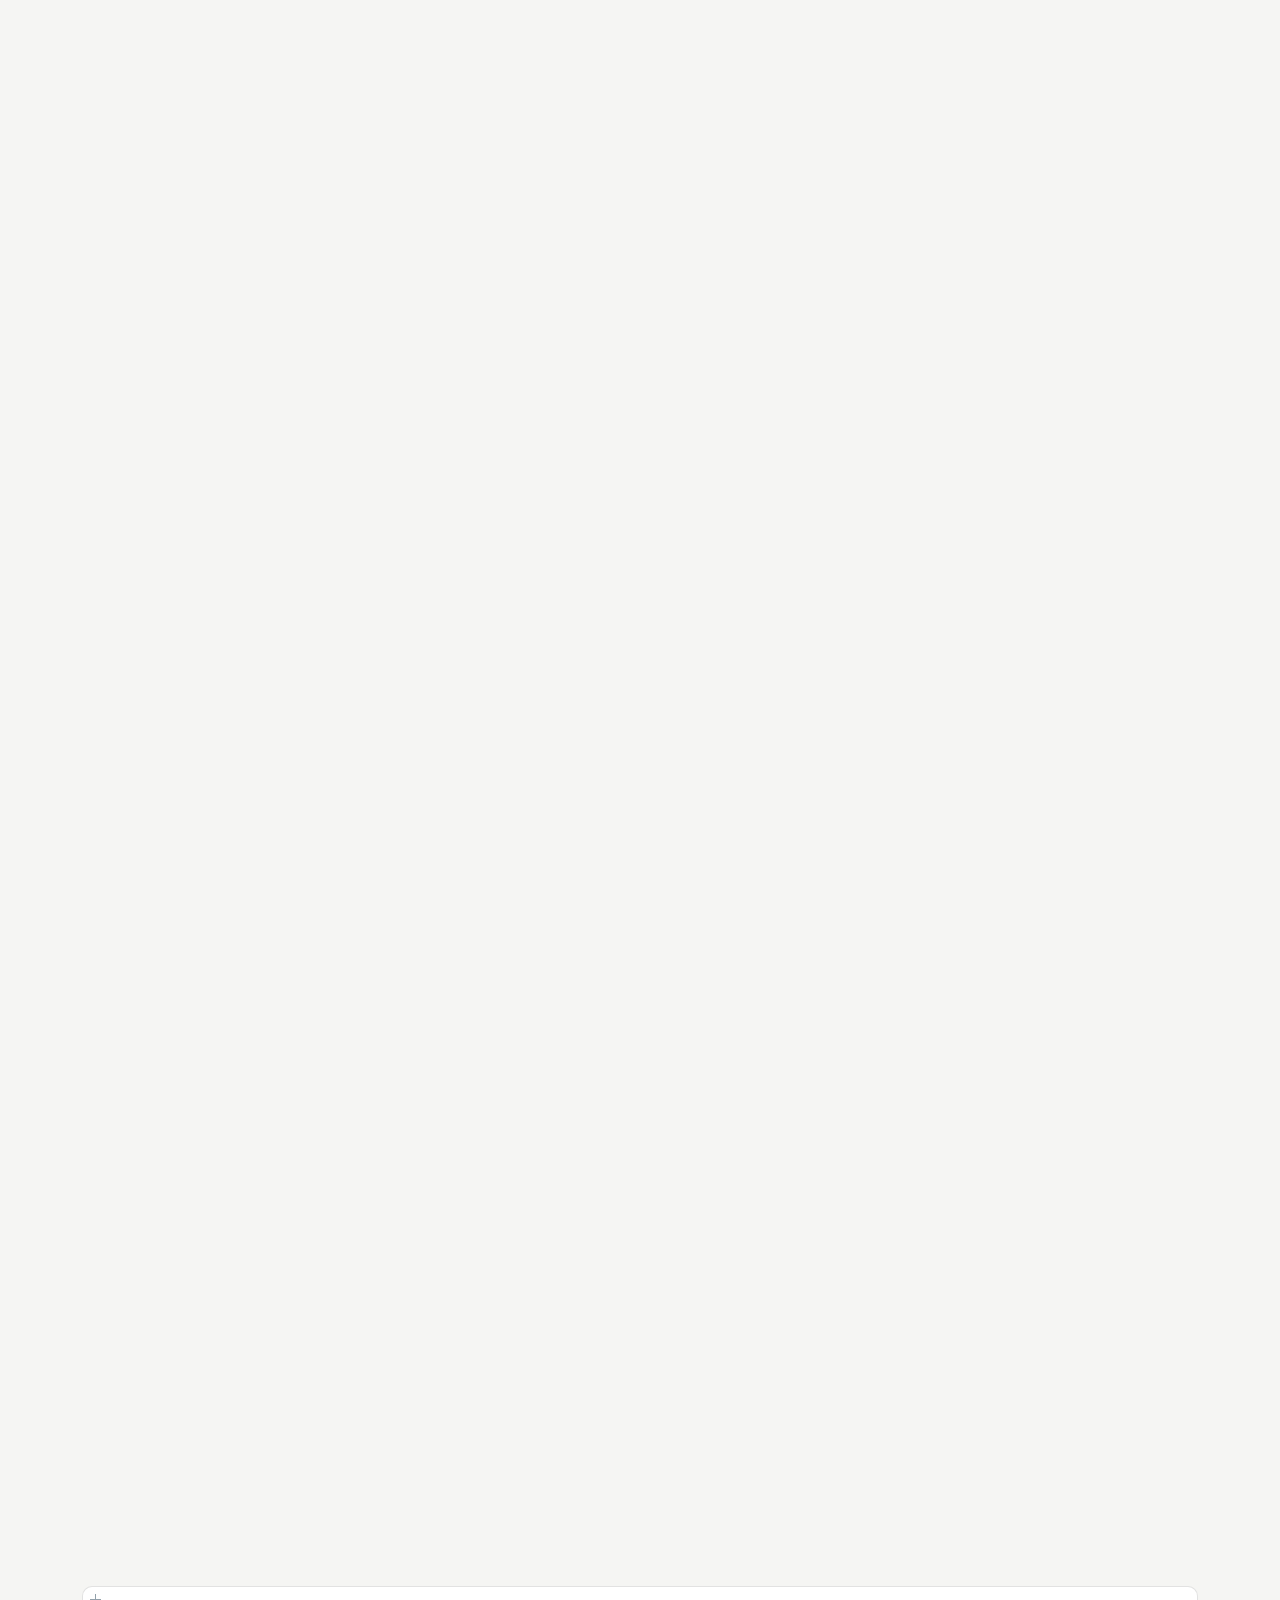
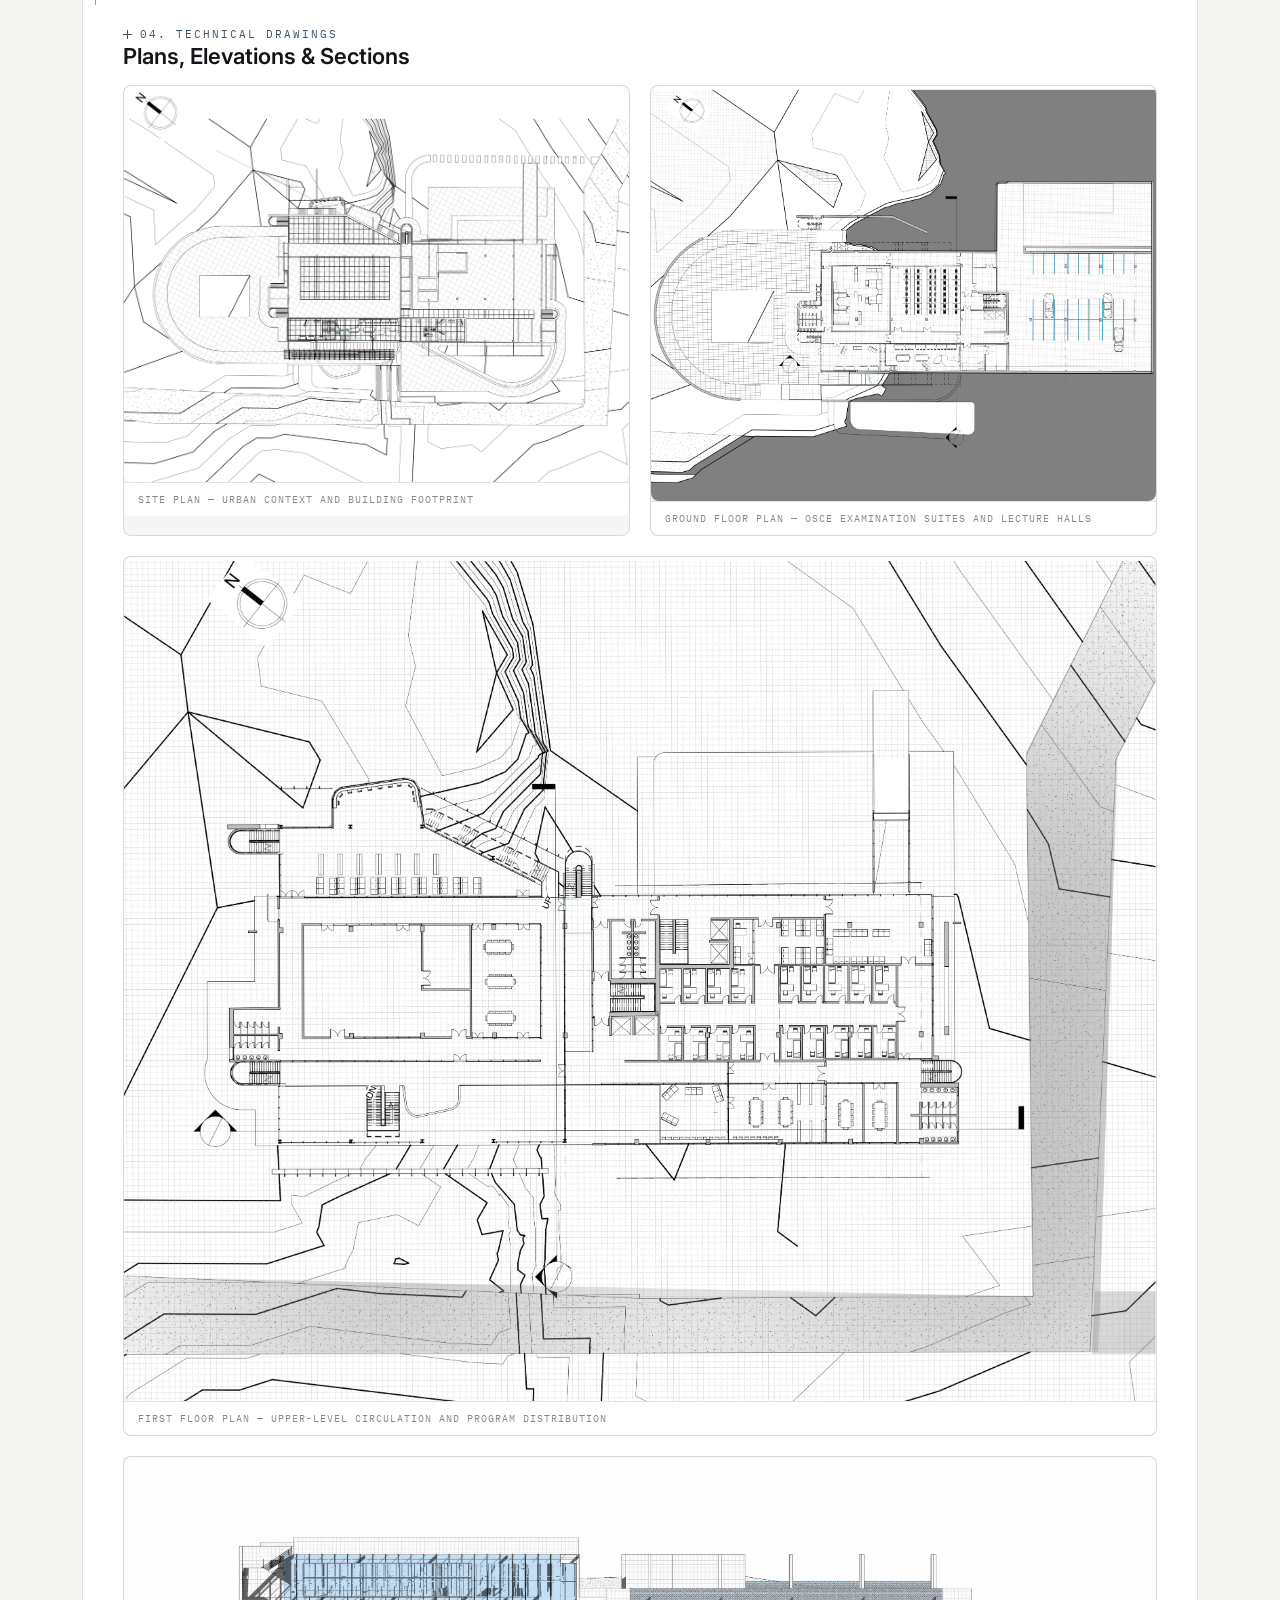
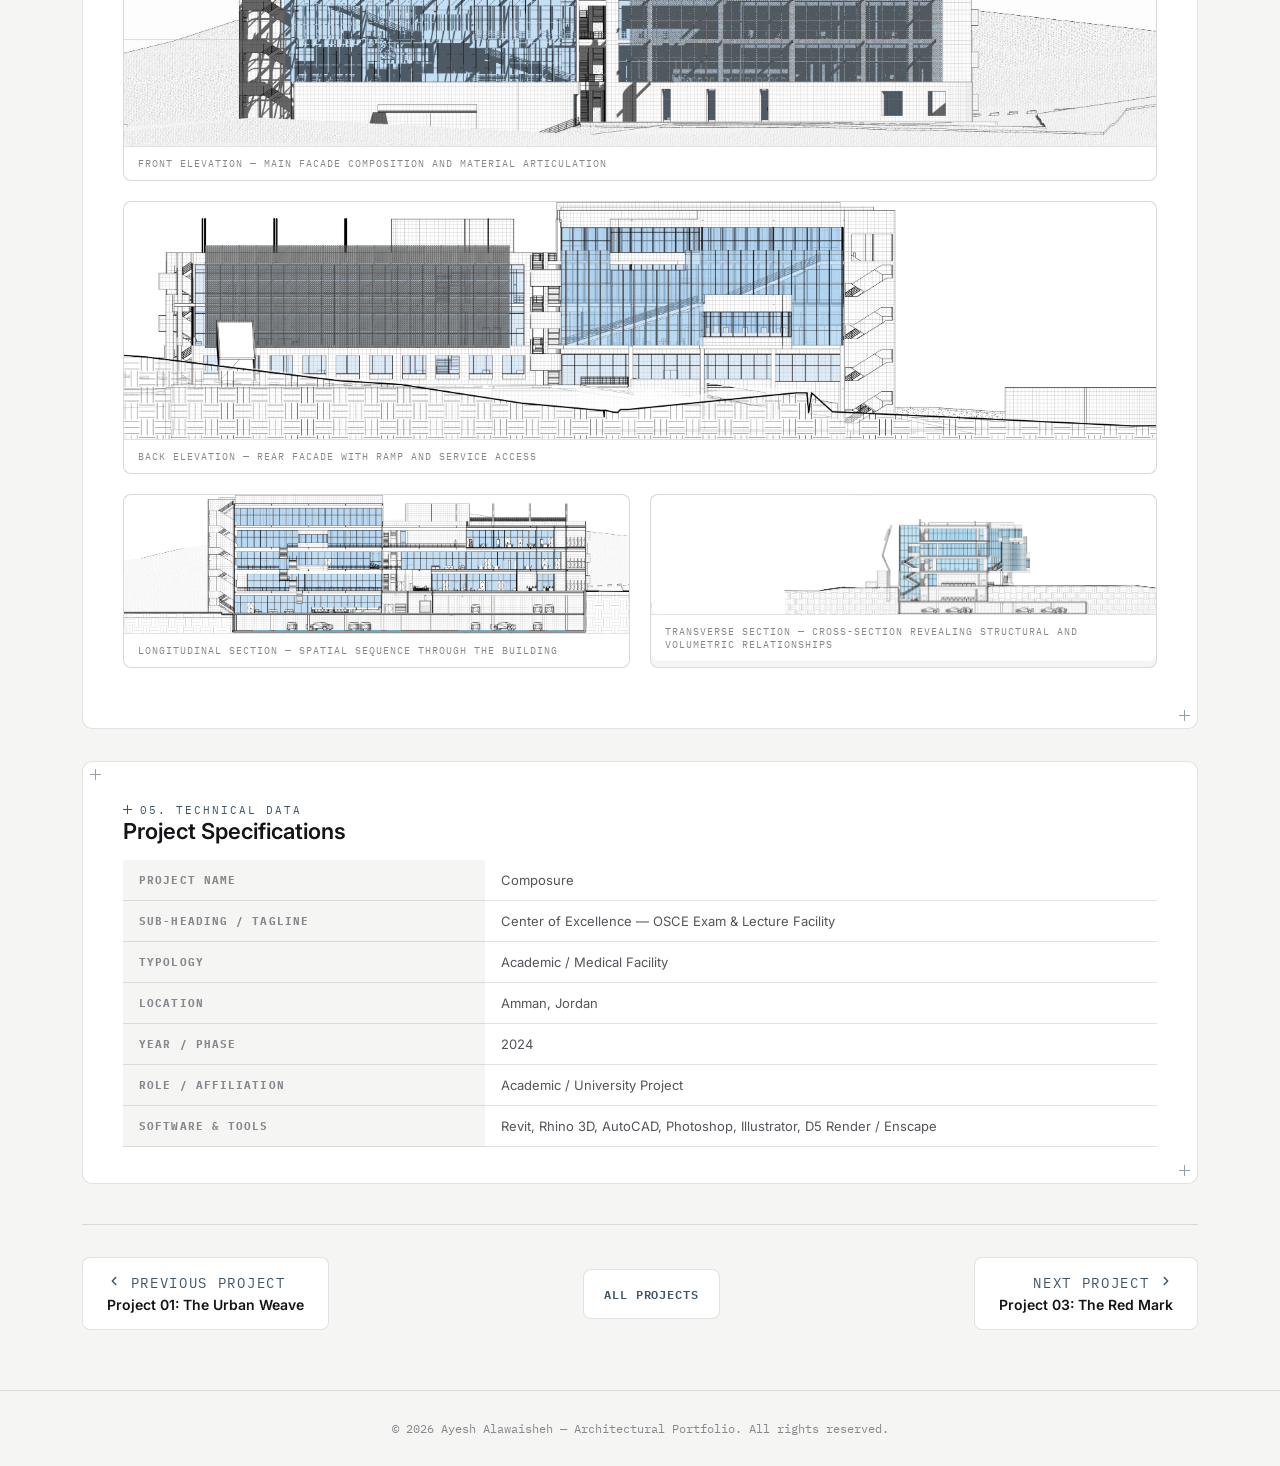
<file: composure.html>
<!DOCTYPE html>
<html lang="en">
<head>
  <meta charset="UTF-8">
  <meta name="viewport" content="width=device-width, initial-scale=1.0">
  <title>Composure | Ayesh Alawaisheh Portfolio</title>
  <meta name="description" content="Composure - Center of Excellence — OSCE Exam & Lecture Facility by Ayesh Alawaisheh. Detailed architectural project documentation.">
  <link rel="preconnect" href="https://fonts.googleapis.com">
  <link rel="preconnect" href="https://fonts.gstatic.com" crossorigin>
  <link href="https://fonts.googleapis.com/css2?family=IBM+Plex+Mono:ital,wght@0,400;0,500;0,600;1,400&family=Inter:wght@300;400;500;600;700&display=swap" rel="stylesheet">
  
  <link rel="stylesheet" href="project-style.css">
</head>
<body>

  <!-- Floating Nav -->
  <div class="nav-outer">
    <nav class="pill">
      <a href="index.html#work" class="back-btn">
        <svg width="16" height="16" viewBox="0 0 24 24" fill="none" stroke="currentColor" stroke-width="2.5" stroke-linecap="round" stroke-linejoin="round"><polyline points="15 18 9 12 15 6"/></svg> <span>Portfolio</span>
      </a>
      <div class="nav-project-tag mono">PROJECT 02 / 05</div>
      <a href="the-red-mark.html" class="nav-next-btn">Next Project <svg width="16" height="16" viewBox="0 0 24 24" fill="none" stroke="currentColor" stroke-width="2.5" stroke-linecap="round" stroke-linejoin="round"><polyline points="9 18 15 12 9 6"/></svg></a>
      <button class="theme-toggle" id="themeToggle" aria-label="Toggle theme" title="Toggle dark/light mode">
        <svg class="sun-moon" viewBox="0 0 24 24" width="18" height="18" fill="none" stroke="currentColor" stroke-width="2" stroke-linecap="round" stroke-linejoin="round">
          <circle class="sun" cx="12" cy="12" r="5"/>
          <path class="moon" d="M12 3a9 9 0 1 0 9 9c-4 0-7-3-7-7 0-1 .2-2 .7-3z"/>
          <g class="rays">
            <line x1="12" y1="1" x2="12" y2="3"/><line x1="12" y1="21" x2="12" y2="23"/>
            <line x1="4.22" y1="4.22" x2="5.64" y2="5.64"/><line x1="18.36" y1="18.36" x2="19.78" y2="19.78"/>
            <line x1="1" y1="12" x2="3" y2="12"/><line x1="21" y1="12" x2="23" y2="12"/>
            <line x1="4.22" y1="19.78" x2="5.64" y2="18.36"/><line x1="18.36" y1="5.64" x2="19.78" y2="4.22"/>
          </g>
        </svg>
      </button>
    </nav>
  </div>

  <main class="wrap">
    <!-- Hero Header -->
    <section class="project-hero reveal-card">
      <div class="hero-image-wrap bp">
        <img src="composure-hero.webp" alt="Composure" class="hero-img">
        <div class="hero-fade"></div>
      </div>

      <div class="project-header-card bp">
        <div class="eyebrow">PROJECT DETAIL // ACADEMIC / MEDICAL FACILITY</div>
        <h1>Composure</h1>
        <div class="project-subtitle">Center of Excellence — OSCE Exam & Lecture Facility</div>

        <div class="meta-grid">
          <div class="meta-item">
            <span class="meta-label">Location / Site</span>
            <span class="meta-value">Amman, Jordan</span>
          </div>
          <div class="meta-item">
            <span class="meta-label">Project Type</span>
            <span class="meta-value">Academic / Medical Facility</span>
          </div>
          <div class="meta-item">
            <span class="meta-label">Timeline / Year</span>
            <span class="meta-value">2024</span>
          </div>
          <div class="meta-item">
            <span class="meta-label">Client / Status</span>
            <span class="meta-value">Architectural Concept</span>
          </div>
        </div>
      </div>
    </section>

    <!-- Overview Section -->
    <section class="section-card bp reveal-card">
      <div class="eyebrow">01. PROJECT OVERVIEW</div>
      <h2 class="section-title">Project Description</h2>
      <p class="project-summary">Creating a space where OSCE exams are held, alongside an area for other students to have their lectures, is a challenging task. However, in this project, we achieved both: providing medical students with a dedicated area for their exams while also engaging other students within the same building. The OSCE stage of a medical student's life is often the most stressful, yet the clearest and calmest. To reflect this, we used a clear monolithic style in the OSCE area, employing concrete material to express that stage. On the other hand, the lives of other students are more adventurous, unstable, and chaotic. To mirror this, we used a tectonic style and a high-tech approach to design their spaces using glass and steel.</p>
      <p class="project-summary" style="margin-top:12px;"><strong>Keywords:</strong> OPEN / CLOSED — CALM / LOUD — CLEAR / PATTERNED — TECTONIC / MONOLITHIC</p>
    </section>

    <!-- Morphological Analysis -->
    <section class="section-card bp reveal-card">
      <div class="eyebrow">02. MORPHOLOGICAL ANALYSIS</div>
      <h2 class="section-title">Design Morphology & Spatial Evolution</h2>

      <div class="morph-grid">
        <div class="morph-item"><img src="composure-morph-1.webp" alt="Morphology 1" class="clickable-img"><span class="site-image-label">01 — Site</span></div>
        <div class="morph-item"><img src="composure-morph-2.webp" alt="Morphology 2" class="clickable-img"><span class="site-image-label">02 — Main mass</span></div>
        <div class="morph-item"><img src="composure-morph-3.webp" alt="Morphology 3" class="clickable-img"><span class="site-image-label">03 — Main axis</span></div>
        <div class="morph-item"><img src="composure-morph-4.webp" alt="Morphology 4" class="clickable-img"><span class="site-image-label">04 — Subtraction</span></div>
        <div class="morph-item"><img src="composure-morph-5.webp" alt="Morphology 5" class="clickable-img"><span class="site-image-label">05 — Additions</span></div>
        <div class="morph-item"><img src="composure-morph-6.webp" alt="Morphology 6" class="clickable-img"><span class="site-image-label">06 — Final mass</span></div>
        <div class="morph-item"><img src="composure-morph-7.webp" alt="Morphology 7" class="clickable-img"><span class="site-image-label">07 — Cores of the building</span></div>
        <div class="morph-item"><img src="composure-morph-8.webp" alt="Morphology 8" class="clickable-img"><span class="site-image-label">08 — Circulation</span></div>
        <div class="morph-item"><img src="composure-morph-9.webp" alt="Morphology 9" class="clickable-img"><span class="site-image-label">09 — 3D isometric</span></div>
      </div>
    </section>

    <!-- Gallery -->
    <section class="section-card bp reveal-card">
      <div class="eyebrow">03. PROJECT VISUALS</div>
      <h2 class="section-title">Project Visuals</h2>

      <div class="site-image-wide">
        <img src="composure-batal.webp" alt="Project perspective" class="clickable-img">
        <span class="site-image-label"><strong>Figure 1.0</strong> — A perspective from the students' syntax showcasing the technical facade and the tectonic expression of the building's skin</span>
      </div>

      <div class="project-grid-2col">
        <div class="project-grid-item">
          <img src="composure-layer60.webp" alt="Rear elevation" class="clickable-img">
          <span class="site-image-label"><strong>Figure 2.0</strong> — The rear elevation emphasizing the monolithic concrete mass and the sculptural ramp carving through the volume, establishing a clear circulation hierarchy for OSCE students</span>
        </div>
        <div class="project-grid-item">
          <img src="composure-arial.webp" alt="Aerial view" class="clickable-img">
          <span class="site-image-label"><strong>Figure 3.0</strong> — Aerial view of the project and its urban context</span>
        </div>
      </div>

      <div class="site-image-wide" style="margin-top:20px;">
        <img src="composure-syntax.webp" alt="Syntax" class="clickable-img">
        <span class="site-image-label"><strong>Figure 4.0</strong> — Syntax — The central gathering space and the building's main breathing area</span>
      </div>

      <div class="project-grid-2col" style="margin-top:20px;">
        <div class="project-grid-item">
          <img src="composure-entrance.webp" alt="Entrance" class="clickable-img">
          <span class="site-image-label"><strong>Figure 5.0</strong> — Entrance — Demonstrating the spatial separation and dual circulation concept</span>
        </div>
        <div class="project-grid-item">
          <img src="composure-stairs.webp" alt="Stairs close-up" class="clickable-img">
          <span class="site-image-label"><strong>Figure 6.0</strong> — Close-up of the stairs — revealing the duality between the monolithic concrete core and the tectonic steel-and-glass expression wrapping around it</span>
        </div>
      </div>
    </section>

    <!-- Drawings -->
    <section class="section-card bp reveal-card">
      <div class="eyebrow">04. TECHNICAL DRAWINGS</div>
      <h2 class="section-title">Plans, Elevations & Sections</h2>

      <div class="drawings-grid">
        <div class="site-image">
          <img src="composure-dwg-site.webp?v=2" alt="Site plan" class="clickable-img">
          <span class="site-image-label">Site Plan — urban context and building footprint</span>
        </div>
        <div class="site-image">
          <img src="composure-dwg-gf.webp?v=2" alt="Ground floor plan" class="clickable-img">
          <span class="site-image-label">Ground Floor Plan — OSCE examination suites and lecture halls</span>
        </div>
        <div class="site-image span-full">
          <img src="composure-dwg-1st.webp?v=2" alt="First floor plan" class="clickable-img">
          <span class="site-image-label">First Floor Plan — upper-level circulation and program distribution</span>
        </div>
        <div class="site-image span-full">
          <img src="composure-dwg-front.webp?v=2" alt="Front elevation" class="clickable-img">
          <span class="site-image-label">Front Elevation — main facade composition and material articulation</span>
        </div>
        <div class="site-image span-full">
          <img src="composure-dwg-back.webp?v=2" alt="Back elevation" class="clickable-img">
          <span class="site-image-label">Back Elevation — rear facade with ramp and service access</span>
        </div>
        <div class="site-image">
          <img src="composure-dwg-longsec.webp?v=2" alt="Longitudinal section" class="clickable-img">
          <span class="site-image-label">Longitudinal Section — spatial sequence through the building</span>
        </div>
        <div class="site-image">
          <img src="composure-dwg-transsec.webp?v=2" alt="Transverse section" class="clickable-img">
          <span class="site-image-label">Transverse Section — cross-section revealing structural and volumetric relationships</span>
        </div>
      </div>
    </section>

    <!-- Technical Specs -->
    <section class="section-card bp reveal-card">
      <div class="eyebrow">05. TECHNICAL DATA</div>
      <h2 class="section-title">Project Specifications</h2>

      <table class="specs-table">
        <tr>
          <th>Project Name</th>
          <td>Composure</td>
        </tr>
        <tr>
          <th>Sub-heading / Tagline</th>
          <td>Center of Excellence — OSCE Exam & Lecture Facility</td>
        </tr>
        <tr>
          <th>Typology</th>
          <td>Academic / Medical Facility</td>
        </tr>
        <tr>
          <th>Location</th>
          <td>Amman, Jordan</td>
        </tr>
        <tr>
          <th>Year / Phase</th>
          <td>2024</td>
        </tr>
        <tr>
          <th>Role / Affiliation</th>
          <td>Academic / University Project</td>
        </tr>
        <tr>
          <th>Software & Tools</th>
          <td>Revit, Rhino 3D, AutoCAD, Photoshop, Illustrator, D5 Render / Enscape</td>
        </tr>
      </table>
    </section>

    <!-- Project Navigation Footer -->
    <div class="project-nav-footer">
      <a href="urban-weave.html" class="proj-nav-link">
        <span class="proj-nav-label"><svg width="14" height="14" viewBox="0 0 24 24" fill="none" stroke="currentColor" stroke-width="2.5" stroke-linecap="round" stroke-linejoin="round"><polyline points="15 18 9 12 15 6"/></svg> Previous Project</span>
        <span class="proj-nav-title">Project 01: The Urban Weave</span>
      </a>

      <a href="index.html#work" class="back-btn mono" style="font-size:12px; background:var(--surface); padding:14px 20px; border:1px solid var(--border); border-radius:8px;">
        All Projects
      </a>

      <a href="the-red-mark.html" class="proj-nav-link" style="text-align:right;">
        <span class="proj-nav-label">Next Project <svg width="14" height="14" viewBox="0 0 24 24" fill="none" stroke="currentColor" stroke-width="2.5" stroke-linecap="round" stroke-linejoin="round"><polyline points="9 18 15 12 9 6"/></svg></span>
        <span class="proj-nav-title">Project 03: The Red Mark</span>
      </a>
    </div>
  </main>

  <footer>
    <div class="wrap mono" style="font-size:12px;">
      &copy; 2026 Ayesh Alawaisheh &mdash; Architectural Portfolio. All rights reserved.
    </div>
  </footer>

<script>
(function() {
  var cards = document.querySelectorAll('.reveal-card');
  var observer = new IntersectionObserver(function(entries) {
    entries.forEach(function(entry) {
      if (entry.isIntersecting) {
        entry.target.classList.add('visible');
      } else {
        entry.target.classList.remove('visible');
      }
    });
  }, { threshold: 0 });
  cards.forEach(function(card) { observer.observe(card); });
})();
</script>

<div id="lightbox" class="lightbox">
  <span class="lightbox-close" onclick="closeLightbox()">&times;</span>
  <span class="lightbox-nav lightbox-prev" onclick="navigateLightbox(-1)">&#10094;</span>
  <span class="lightbox-nav lightbox-next" onclick="navigateLightbox(1)">&#10095;</span>
  <img class="lightbox-content" id="lightbox-img">
  <span class="lightbox-counter" id="lightbox-counter"></span>
</div>

<script>
var lightboxImages = [];
var currentIndex = 0;

document.querySelectorAll('.clickable-img').forEach(function(img, i) {
  lightboxImages.push(img);
  img.addEventListener('click', function(e) {
    e.stopPropagation();
    currentIndex = i;
    openLightbox();
  });
});

function openLightbox() {
  var img = document.getElementById('lightbox-img');
  img.classList.remove('fade-out');
  img.src = lightboxImages[currentIndex].src;
  document.getElementById('lightbox-counter').textContent = (currentIndex + 1) + ' / ' + lightboxImages.length;
  document.getElementById('lightbox').style.display = 'flex';
}

function navigateLightbox(dir) {
  var img = document.getElementById('lightbox-img');
  img.classList.add('fade-out');
  setTimeout(function() {
    currentIndex += dir;
    if (currentIndex < 0) currentIndex = lightboxImages.length - 1;
    if (currentIndex >= lightboxImages.length) currentIndex = 0;
    img.src = lightboxImages[currentIndex].src;
    img.classList.remove('fade-out');
    document.getElementById('lightbox-counter').textContent = (currentIndex + 1) + ' / ' + lightboxImages.length;
  }, 200);
}

function closeLightbox() {
  document.getElementById('lightbox').style.display = 'none';
}

document.getElementById('lightbox').addEventListener('click', function(e) {
  if (e.target === this) closeLightbox();
});

document.addEventListener('keydown', function(e) {
  if (document.getElementById('lightbox').style.display === 'flex') {
    if (e.key === 'ArrowLeft') { e.preventDefault(); navigateLightbox(-1); }
    if (e.key === 'ArrowRight') { e.preventDefault(); navigateLightbox(1); }
    if (e.key === 'Escape') { e.preventDefault(); closeLightbox(); }
  }
});
</script>

<script>
(function() {
  var btn = document.getElementById('themeToggle');
  var saved = localStorage.getItem('theme') || 'light';
  document.documentElement.setAttribute('data-theme', saved);
  btn.addEventListener('click', function() {
    var current = document.documentElement.getAttribute('data-theme');
    var next = current === 'dark' ? 'light' : 'dark';
    document.documentElement.setAttribute('data-theme', next);
    localStorage.setItem('theme', next);
  });
})();

</script>

</body>
</html>
</file>
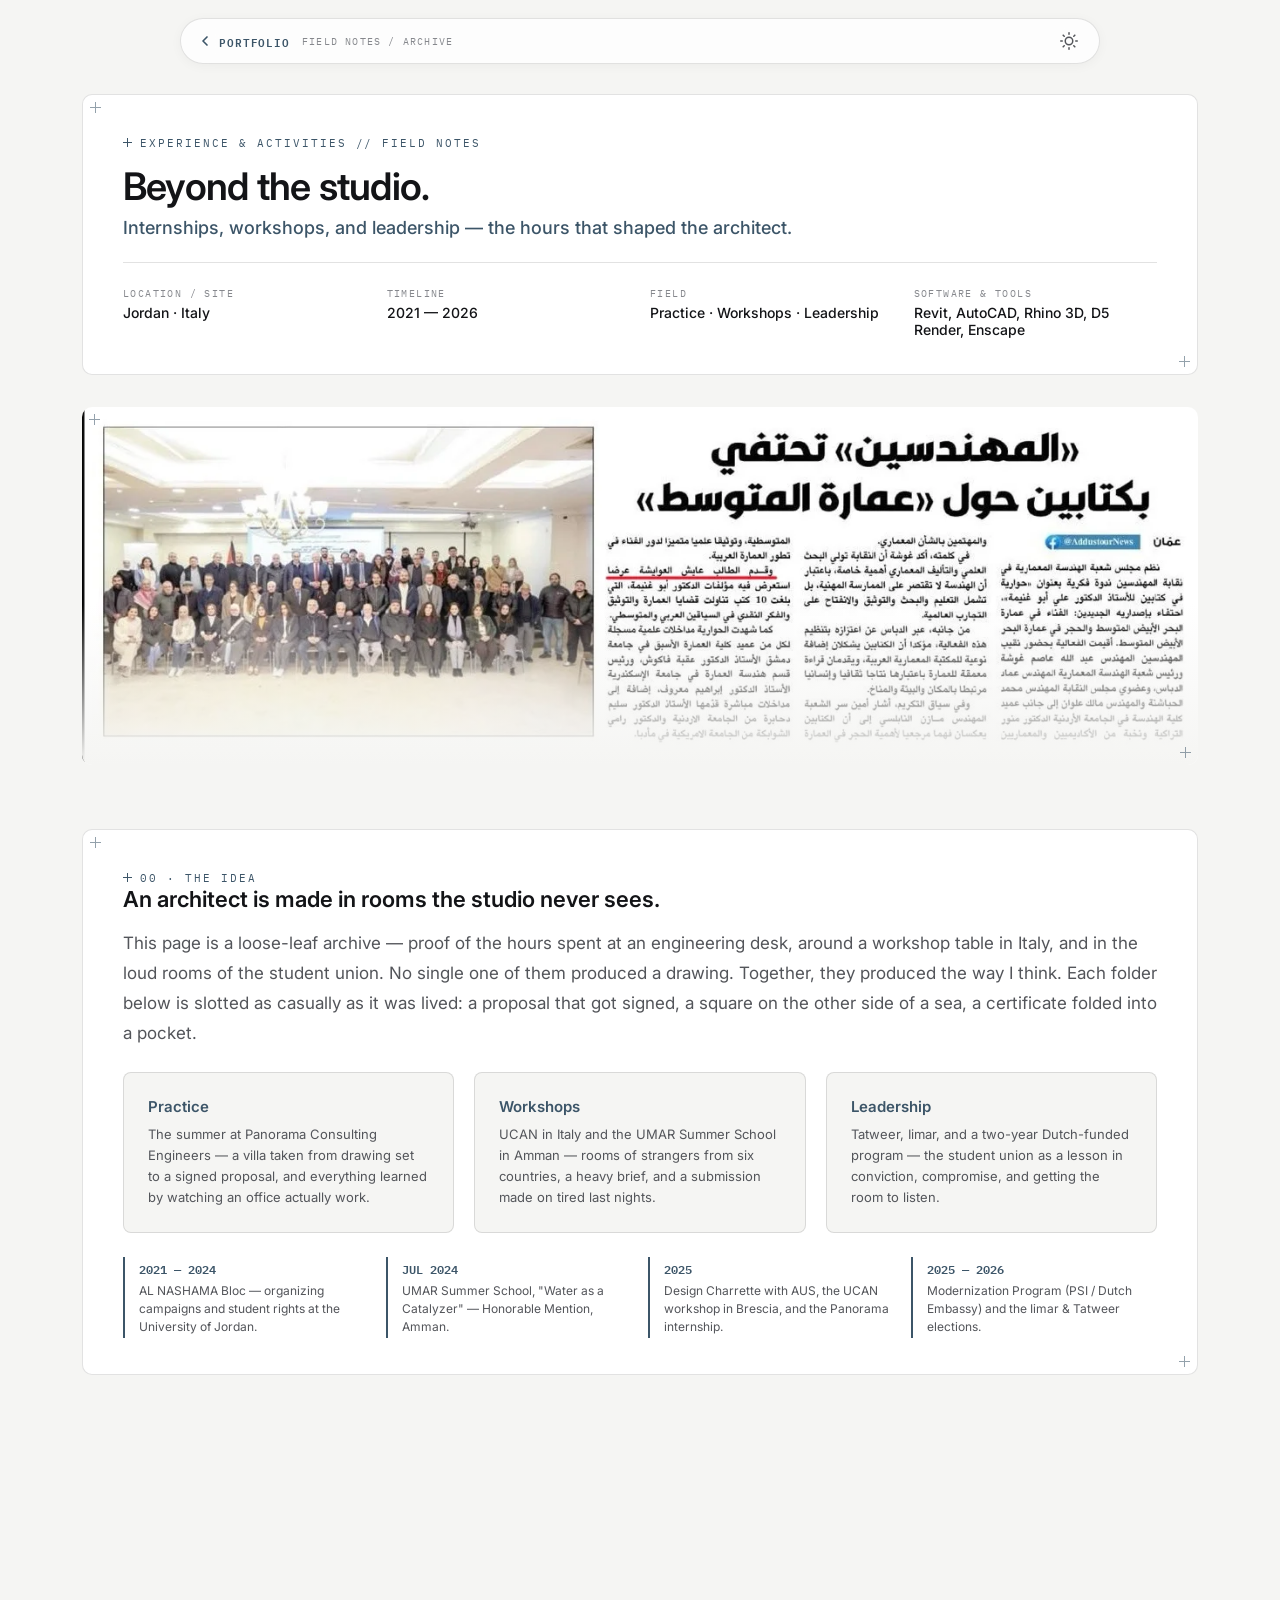
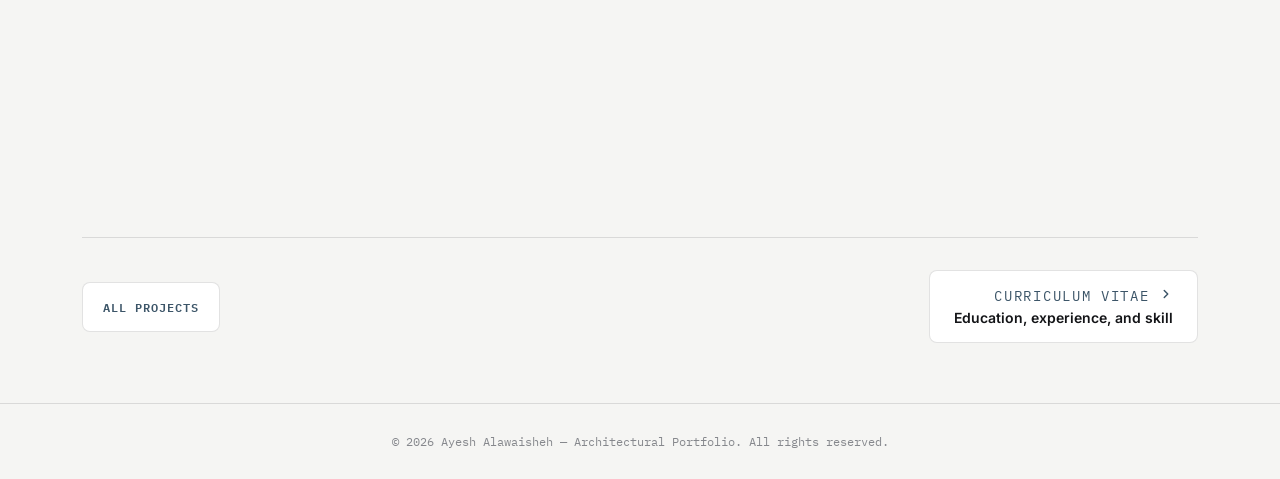
<file: experience.html>
<!DOCTYPE html>
<html lang="en">
<head>
  <meta charset="UTF-8">
  <meta name="viewport" content="width=device-width, initial-scale=1.0">
  <title>Field Notes — Experience &amp; Activities | Ayesh Alawaisheh</title>
  <meta name="description" content="The lived side of the portfolio — internship at Panorama Consulting Engineers, UCAN and UMAR international workshops, and student leadership at the University of Jordan.">
  <link rel="preconnect" href="https://fonts.googleapis.com">
  <link rel="preconnect" href="https://fonts.gstatic.com" crossorigin>
  <link href="https://fonts.googleapis.com/css2?family=IBM+Plex+Mono:ital,wght@0,400;0,500;0,600;1,400&family=Inter:wght@300;400;500;600;700&display=swap" rel="stylesheet">

  <link rel="stylesheet" href="project-style.css">
  <style>
    .video-box {
      position: relative; border: 1px solid var(--border); border-radius: 8px;
      overflow: hidden; cursor: pointer; line-height: 0;
    }
    .video-box .preview { width: 100%; height: auto; display: block; }
    .video-box .play-badge {
      position: absolute; inset: 0; display: flex; flex-direction: column;
      align-items: center; justify-content: center; gap: 12px;
      background: linear-gradient(to top, rgba(0,0,0,0.55), rgba(0,0,0,0.05));
      transition: background .25s ease;
    }
    .video-box:hover .play-badge { background: rgba(0,0,0,0.28); }
    .play-circle {
      display: inline-flex; align-items: center; justify-content: center;
      width: 64px; height: 64px; border-radius: 50%;
      background: rgba(255,255,255,0.92); color: #131417;
      font-size: 20px; box-shadow: 0 6px 24px rgba(0,0,0,0.35);
      transition: transform .25s ease;
    }
    .video-box:hover .play-circle { transform: scale(1.08); }
    .play-tag {
      font-family: 'IBM Plex Mono', monospace; font-size: 10px; letter-spacing: 0.2em;
      text-transform: uppercase; color: #fff; text-shadow: 0 1px 6px rgba(0,0,0,0.6);
      padding: 6px 12px; border: 1px solid rgba(255,255,255,0.5); border-radius: 999px;
      background: rgba(0,0,0,0.25);
    }
    .video-modal {
      display: none; position: fixed; inset: 0; z-index: 10001;
      background: rgba(0,0,0,0.92); align-items: center; justify-content: center;
      padding: 24px; cursor: pointer;
    }
    .video-modal video {
      max-width: min(94vw, 480px); max-height: 88vh; width: 100%;
      border-radius: 10px; background: #000; cursor: default;
      box-shadow: 0 10px 60px rgba(0,0,0,0.6);
    }
    .exp-kicker {
      font-family: 'IBM Plex Mono', monospace; font-size: 10px; letter-spacing: 0.22em;
      color: var(--text-dim); text-transform: uppercase; margin-bottom: 6px; display: block;
    }
    .exp-lead { font-size: 17px; line-height: 1.75; color: var(--text-soft); }
    .exp-lead strong { color: var(--text); font-weight: 600; }
    .timeline-strip {
      display: grid; grid-template-columns: repeat(4, 1fr); gap: 16px; margin-top: 24px;
    }
    @media (max-width: 700px) { .timeline-strip { grid-template-columns: repeat(2, 1fr); } }
    .tl-item { border-left: 2px solid var(--accent); padding: 2px 0 2px 14px; }
    .tl-year { font-family: 'IBM Plex Mono', monospace; font-size: 12px; color: var(--accent); font-weight: 600; }
    .tl-text { font-size: 12px; color: var(--text-soft); line-height: 1.5; margin-top: 3px; }
  </style>
</head>
<body>

  <!-- Floating Nav -->
  <div class="nav-outer">
    <nav class="pill">
      <a href="index.html#work" class="back-btn">
        <svg width="16" height="16" viewBox="0 0 24 24" fill="none" stroke="currentColor" stroke-width="2.5" stroke-linecap="round" stroke-linejoin="round"><polyline points="15 18 9 12 15 6"/></svg> <span>Portfolio</span>
      </a>
      <div class="nav-project-tag mono">FIELD NOTES / ARCHIVE</div>
      <button class="theme-toggle" id="themeToggle" aria-label="Toggle theme" title="Toggle dark/light mode">
        <svg class="sun-moon" viewBox="0 0 24 24" width="18" height="18" fill="none" stroke="currentColor" stroke-width="2" stroke-linecap="round" stroke-linejoin="round">
          <circle class="sun" cx="12" cy="12" r="5"/>
          <path class="moon" d="M12 3a9 9 0 1 0 9 9c-4 0-7-3-7-7 0-1 .2-2 .7-3z"/>
          <g class="rays">
            <line x1="12" y1="1" x2="12" y2="3"/><line x1="12" y1="21" x2="12" y2="23"/>
            <line x1="4.22" y1="4.22" x2="5.64" y2="5.64"/><line x1="18.36" y1="18.36" x2="19.78" y2="19.78"/>
            <line x1="1" y1="12" x2="3" y2="12"/><line x1="21" y1="12" x2="23" y2="12"/>
            <line x1="4.22" y1="19.78" x2="5.64" y2="18.36"/><line x1="18.36" y1="5.64" x2="19.78" y2="4.22"/>
          </g>
        </svg>
      </button>
    </nav>
  </div>

  <main class="wrap">

    <!-- ============ HERO ============ -->
    <section class="project-hero reveal-card">
      <div class="project-header-card bp">
        <div class="eyebrow">EXPERIENCE &amp; ACTIVITIES // FIELD NOTES</div>
        <h1>Beyond the studio.</h1>
        <div class="project-subtitle">Internships, workshops, and leadership — the hours that shaped the architect.</div>

        <div class="meta-grid">
          <div class="meta-item">
            <span class="meta-label">Location / Site</span>
            <span class="meta-value">Jordan · Italy</span>
          </div>
          <div class="meta-item">
            <span class="meta-label">Timeline</span>
            <span class="meta-value">2021 — 2026</span>
          </div>
          <div class="meta-item">
            <span class="meta-label">Field</span>
            <span class="meta-value">Practice · Workshops · Leadership</span>
          </div>
          <div class="meta-item">
            <span class="meta-label">Software &amp; Tools</span>
            <span class="meta-value">Revit, AutoCAD, Rhino 3D, D5 Render, Enscape</span>
          </div>
        </div>
      </div>

      <div class="hero-image-wrap bp">
        <img src="experience-media/hero.webp" alt="Presenting at a Jordan Engineers Association conference — featured in the local press" class="hero-img">
        <div class="hero-fade"></div>
      </div>
    </section>

    <!-- ============ 00 · THE IDEA ============ -->
    <section class="section-card bp reveal-card">
      <div class="eyebrow">00 · THE IDEA</div>
      <h2 class="section-title">An architect is made in rooms the studio never sees.</h2>
      <p class="exp-lead">
        This page is a loose-leaf archive — proof of the hours spent at an engineering
        desk, around a workshop table in Italy, and in the loud rooms of the student union.
        No single one of them produced a drawing. Together, they produced the way I think.
        Each folder below is slotted as casually as it was lived: a proposal that got signed,
        a square on the other side of a sea, a certificate folded into a pocket.
      </p>

      <div class="pillars-grid">
        <div class="pillar-card">
          <div class="pillar-title">Practice</div>
          <p class="pillar-text">The summer at Panorama Consulting Engineers — a villa taken from drawing set to a signed proposal, and everything learned by watching an office actually work.</p>
        </div>
        <div class="pillar-card">
          <div class="pillar-title">Workshops</div>
          <p class="pillar-text">UCAN in Italy and the UMAR Summer School in Amman — rooms of strangers from six countries, a heavy brief, and a submission made on tired last nights.</p>
        </div>
        <div class="pillar-card">
          <div class="pillar-title">Leadership</div>
          <p class="pillar-text">Tatweer, Iimar, and a two-year Dutch-funded program — the student union as a lesson in conviction, compromise, and getting the room to listen.</p>
        </div>
      </div>

      <div class="timeline-strip">
        <div class="tl-item">
          <div class="tl-year">2021 — 2024</div>
          <div class="tl-text">AL NASHAMA Bloc — organizing campaigns and student rights at the University of Jordan.</div>
        </div>
        <div class="tl-item">
          <div class="tl-year">JUL 2024</div>
          <div class="tl-text">UMAR Summer School, "Water as a Catalyzer" — Honorable Mention, Amman.</div>
        </div>
        <div class="tl-item">
          <div class="tl-year">2025</div>
          <div class="tl-text">Design Charrette with AUS, the UCAN workshop in Brescia, and the Panorama internship.</div>
        </div>
        <div class="tl-item">
          <div class="tl-year">2025 — 2026</div>
          <div class="tl-text">Modernization Program (PSI / Dutch Embassy) and the Iimar &amp; Tatweer elections.</div>
        </div>
      </div>
    </section>

    <!-- ============ 01 · PANORAMA ============ -->
    <section class="section-card bp reveal-card">
      <div class="eyebrow">01 · ARCHITECTURAL PRACTICE</div>
      <h2 class="section-title">Panorama Consulting Engineers — Intern Architect</h2>
      <p class="exp-lead">
        The desk at <strong>Panorama Consulting Engineers</strong> faced site visits and deadlines.
        Over two summer months I carried residential and commercial work — most vividly the
        <strong>Hawamdeh project</strong>, developed independently from construction documents into a
        design the senior architect approved <em>without a single revision</em>. Coordination with civil,
        electrical, and mechanical teams turned "drawing" from a verb into a negotiation, and the
        general manager's door stayed open just long enough to learn how much of the job is people.
      </p>

      <table class="specs-table">
        <tr><th>Role</th><td>Intern Architect</td></tr>
        <tr><th>Period</th><td>Jul 2025 — Sep 2025</td></tr>
        <tr><th>Location</th><td>Amman, Jordan</td></tr>
        <tr><th>Focus</th><td>Construction documents, 3D visualizations, material schedules, cross-disciplinary coordination</td></tr>
      </table>

      <div class="drawings-grid" style="margin-top:24px;">
        <div class="site-image span-full">
          <img src="experience-media/p-gm.webp" alt="With Eng. Amer Al-Basheer, General Manager of Panorama Consulting Engineers" class="clickable-img">
          <span class="site-image-label">With Eng. Amer Al-Basheer, General Manager of Panorama Consulting Engineers</span>
        </div>
        <div class="site-image">
          <img src="experience-media/p-site-visit.webp" alt="Site visit to one of the company's projects" class="clickable-img">
          <span class="site-image-label">Site visit — one of the company's live projects</span>
        </div>
        <div class="site-image">
          <img src="experience-media/p-office.webp" alt="A day inside the office" class="clickable-img">
          <span class="site-image-label">The office — drawings, coffee, coordination</span>
        </div>
      </div>

      <div class="site-image-wide">
        <img src="experience-media/p-hawamdeh.webp" alt="Hawamdeh project — final design" class="clickable-img">
        <span class="site-image-label">Hawamdeh project — the design approved without revision</span>
      </div>

      <div class="project-grid-3col">
        <div class="project-grid-item">
          <img src="experience-media/p-hawamdeh-plans.webp" alt="Hawamdeh project plans" class="clickable-img">
        </div>
        <div class="project-grid-item">
          <img src="experience-media/p-proposal-complex.webp" alt="Proposal for a complex design" class="clickable-img">
        </div>
        <div class="project-grid-item">
          <img src="experience-media/p-proposal-2.webp" alt="Second proposal study" class="clickable-img">
        </div>
      </div>
      <span class="site-image-label" style="margin-top:0;">Working sets and proposal studies carried through the internship</span>
    </section>

    <!-- ============ 02 · UCAN ============ -->
    <section class="section-card bp reveal-card">
      <div class="eyebrow">02 · INTERNATIONAL WORKSHOP</div>
      <h2 class="section-title">UCAN — Liberty Square, Brescia, Italy</h2>
      <p class="exp-lead">
        Seven days in Brescia, six countries around the table, one site in Ukraine.
        The <strong>UCAN International Workshop</strong> asked us to rebuild Liberty Square as a public
        space while the square's namesake was being defended elsewhere. The proposal anchored
        the new square in local heritage — rapid site research, participatory design sessions, and a
        final submission drawn between late nights and early discussions. Cross-cultural exchange
        was not a slide in the brief; it was the method.
      </p>

      <table class="specs-table">
        <tr><th>Role</th><td>Active Participant</td></tr>
        <tr><th>Period</th><td>Sep 2025</td></tr>
        <tr><th>Location</th><td>Brescia, Italy</td></tr>
        <tr><th>Brief</th><td>Context-sensitive public space proposal for Liberty Square, Ukraine</td></tr>
      </table>

      <div class="site-image-wide" style="margin-top:24px;">
        <img src="experience-media/u-presenting.webp" alt="Presenting at the UCAN workshop" class="clickable-img">
        <span class="site-image-label">Presenting the proposal mid-workshop, Brescia</span>
      </div>

      <div class="project-grid-2col">
        <div class="project-grid-item">
          <img src="experience-media/u-submission.webp" alt="UCAN final submission for Liberty Square" class="clickable-img">
        </div>
        <div class="project-grid-item">
          <img src="experience-media/u-photo.webp" alt="Workshop studio moment" class="clickable-img">
        </div>
      </div>
      <span class="site-image-label" style="margin-top:0;">Liberty Square — final submission (left), studio moment (right)</span>

      <div class="project-grid-3col">
        <div class="project-grid-item">
          <img src="experience-media/u-team.webp" alt="UCAN participant teams" class="clickable-img">
        </div>
        <div class="project-grid-item">
          <img src="experience-media/u-cert.webp" alt="UCAN certificate" class="clickable-img">
        </div>
        <div class="project-grid-item">
          <img src="experience-media/u-accred-ddeyala.webp" alt="Accreditation from Dr. Deyala" class="clickable-img">
        </div>
      </div>
      <span class="site-image-label" style="margin-top:0;">Participant teams, certificate, and accreditation from Dr. Deyala</span>
    </section>

    <!-- ============ 03 · UMAR ============ -->
    <section class="section-card bp reveal-card">
      <div class="eyebrow">03 · COMPETITION SUMMER SCHOOL</div>
      <h2 class="section-title">UMAR — "Water as a Catalyzer", Honorable Mention</h2>
      <p class="exp-lead">
        Two weeks, a Mediterranean-wide table, and a brief to revive Gaza's sea port through
        <strong>water as a catalyst</strong>. Hosted between the German Jordanian University and the
        University of Birzeit, the <strong>UMAR Summer School</strong> pushed the project to an
        <strong>Honorable Mention</strong> — a research-heavy, water-driven framework weaving infrastructure,
        ecology, and public life back into a conflict-affected coast. The posters below are the
        argument, pinned as much for the jury as for the memory of the site.
      </p>

      <table class="specs-table">
        <tr><th>Role</th><td>Active Participant — Honorable Mention</td></tr>
        <tr><th>Period</th><td>Jul 2024</td></tr>
        <tr><th>Location</th><td>Amman, Jordan (GJU × University of Birzeit)</td></tr>
        <tr><th>Result</th><td>Honorable Mention — Union of Mediterranean Architects (UMAR)</td></tr>
      </table>

      <div class="site-image-wide" style="margin-top:24px;">
        <img src="experience-media/w-poster-final.webp" alt="Final UMAR competition poster" class="clickable-img">
        <span class="site-image-label">Final board — "Water as a Catalyzer: Reviving Gaza's Sea Port"</span>
      </div>

      <div class="project-grid-2col">
        <div class="project-grid-item">
          <img src="experience-media/w-team.webp" alt="UMAR summer school team" class="clickable-img">
        </div>
        <div class="project-grid-item">
          <img src="experience-media/w-presentation.webp" alt="Presenting the UMAR project" class="clickable-img">
        </div>
      </div>
      <span class="site-image-label" style="margin-top:0;">The team and the presentation sessions</span>

      <div class="project-grid-3col">
        <div class="project-grid-item">
          <img src="experience-media/w-poster-work.webp" alt="UMAR project work" class="clickable-img">
        </div>
        <div class="project-grid-item">
          <img src="experience-media/w-poster-participants.webp" alt="UMAR main poster of participants" class="clickable-img">
        </div>
        <div class="project-grid-item">
          <img src="experience-media/w-certs.webp" alt="UMAR certificates" class="clickable-img">
        </div>
      </div>
      <span class="site-image-label" style="margin-top:0;">Work, participant poster, and certificates</span>
    </section>

    <!-- ============ 04 · LEADERSHIP ============ -->
    <section class="section-card bp reveal-card">
      <div class="eyebrow">04 · LEADERSHIP &amp; UNION LIFE</div>
      <h2 class="section-title">Chapters, elections, and a modernization program.</h2>
      <p class="exp-lead">
        The serious side of student life. Between 2021 and 2026 the union was a second faculty:
        election nights, accreditation letters, and a two-year leadership program funded by the
        Dutch Embassy. It is where I learned that architecture shares its real subject with
        politics — space for people, and the patience to convince them.
      </p>

      <h3 style="font-size:16px; font-weight:600; margin:28px 0 4px; color: var(--accent);">AIAS — University of Jordan Chapter, PR &amp; HR Team Head</h3>
      <p class="exp-lead" style="font-size:15px; margin-top:8px;">
        As <strong>Public Relations &amp; Human Resources Team Head</strong> at the <strong>AIAS — University of
        Jordan Chapter</strong>, I help run the engine behind the chapter's calendar — recruitment,
        onboarding, and internal communication that keep a student-led organization actually moving.
        The pay-off is the events themselves: <strong>organizing hands-on workshops</strong> where students
        touch tools and materials before they touch deadlines; <strong>coordinating project critiques</strong>
        that turn desk reviews into real conversations; and <strong>bringing practitioners into the room</strong> —
        speakers pulled from the job market who show what the drawing board becomes in Amman's real
        offices. And when the city itself invited us out, we joined <strong>Greater Amman Municipality's
        downtown workshops</strong> — swapping the classroom for the old city's streets, and carrying an
        architecture student's instinct into the public realm.
      </p>

      <div class="project-grid-2col">
        <div class="project-grid-item">
          <img src="experience-media/ai-workshop.webp" alt="AIAS workshop moment" class="clickable-img">
        </div>
        <div class="project-grid-item">
          <img src="experience-media/ai-gam-1.webp" alt="AIAS team at Greater Amman Municipality's downtown workshop" class="clickable-img">
        </div>
      </div>
      <span class="site-image-label" style="margin-top:0;">During one of the chapter's workshops (left) and the GAM downtown site visit (right)</span>

      <div class="project-grid-2col">
        <div class="project-grid-item">
          <img src="experience-media/ai-meeting.webp" alt="Meeting with the AIAS team" class="clickable-img">
        </div>
        <div class="project-grid-item">
          <img src="experience-media/ai-role.webp" alt="Operations and PR head" class="clickable-img">
        </div>
      </div>
      <span class="site-image-label" style="margin-top:0;">A team meeting (left) and the role itself — Operations &amp; PR head (right)</span>

      <div class="site-image-wide">
        <img src="experience-media/ai-gam-2.webp" alt="AIAS team members on the Amman downtown site visit" class="clickable-img">
        <span class="site-image-label">Site visit to Amman downtown — participating in a Greater Amman Municipality workshop</span>
      </div>

      <h3 style="font-size:16px; font-weight:600; margin:28px 0 4px; color: var(--accent);">Part 01 — Student Representative, Faculty of Engineering · 2024</h3>
      <p class="exp-lead" style="font-size:15px; margin-top:8px;">
        Elected as one of the eight official representatives of the Faculty of Engineering in the
        <strong>2024 Student Union elections</strong>, the mandate began where campus life actually hurts —
        scheduling conflicts, registration barriers, and spaces that had stopped working for students.
        What followed was a slow, quiet service record: <strong>resolving academic and administrative
        issues</strong>, <strong>bringing services back to students</strong>, and <strong>organizing both curricular
        and non-curricular activities</strong> — from a departmental redesign that the JEA funded and executed,
        to reopening the Faculty's Reading Hall after more than a year with a JO Academy grant, from
        coordinating the Employability Readiness Program's 300+ participants to helping organize the
        launch ceremony of the Aircraft Maintenance Engineering program with Joramco.
        The accreditations below are the receipts.
      </p>

      <div class="project-grid-2col">
        <div class="project-grid-item">
          <img src="experience-media/le-tatweer-elections.webp" alt="Election night, 2024" class="clickable-img">
        </div>
        <div class="project-grid-item">
          <img src="experience-media/le-acc-menwer.webp" alt="Accreditation from Dr. Menwer Altarakiyeh" class="clickable-img">
        </div>
      </div>
      <div class="project-grid-2col">
        <div class="project-grid-item">
          <img src="experience-media/le-acc-deyala.webp" alt="Accreditation from Dr. Deyala" class="clickable-img">
        </div>
        <div class="project-grid-item">
          <img src="experience-media/le-acc-national.webp" alt="National accreditation" class="clickable-img">
        </div>
      </div>
      <span class="site-image-label" style="margin-top:0;">Election night (left) and the accreditations that followed — Dr. Menwer Altarakiyeh, Dr. Deyala, and national recognition</span>

      <h3 style="font-size:16px; font-weight:600; margin:28px 0 4px; color: var(--accent);">Part 02 — Iimar &amp; Tatweer · Student Campaign Director, 2026</h3>
      <p class="exp-lead" style="font-size:15px; margin-top:8px;">
        Four years after taking a seat, I ran on the other side of the table — leading the campaigns
        themselves. As campaign director I carried <strong>Tatweer</strong>'s incumbency while building
        <strong>Iimar</strong> from nothing: an architecture-only slate that, against multi-department coalitions,
        won a dedicated Faculty seat (3 of 8 seats, 660 votes) — the first single-department list to
        reach Faculty-level representation at the University of Jordan.
      </p>

      <div class="project-grid-2col">
        <div class="project-grid-item">
          <img src="experience-media/le-imar-members.webp" alt="Iimar campaign members post" class="clickable-img">
        </div>
        <div class="project-grid-item">
          <img src="experience-media/le-imar-poster.webp" alt="Iimar campaign poster" class="clickable-img">
        </div>
      </div>
      <span class="site-image-label" style="margin-top:0;">Iimar — campaign members (left) and poster (right)</span>

      <div class="site-image-wide" style="max-width:320px; margin:0 auto 20px;">
        <img src="experience-media/le-imar-banner.webp" alt="Iimar street banner" class="clickable-img">
        <span class="site-image-label">Iimar — street banner</span>
      </div>

      <h3 style="font-size:16px; font-weight:600; margin:28px 0 4px; color: var(--accent);">Jeel Al-Tahdith — Political Leadership Empowerment Program</h3>
      <p class="exp-lead" style="font-size:15px; margin-top:8px;">
        Selected for <strong>Jeel Al-Tahdith (Generation of Modernization)</strong>, a two-year PSI program
        funded by the Dutch Embassy across ten Jordanian universities — policy paper writing, media
        dialogue, and campaign leadership in line with the country's political modernization vision.
        The clip below is a moment from one of the program's discussion tables.
      </p>

      <div class="project-grid-2col">
        <div class="project-grid-item">
          <img src="experience-media/mo-tutor.webp" alt="With a tutor at the Modernization program" class="clickable-img">
        </div>
        <div class="project-grid-item" style="align-self:stretch;">
          <div class="video-box" style="height:100%; min-height:100%;" onclick="openVideo()">
            <img class="preview" src="experience-media/mod-preview.gif" alt="Animated preview — speaking at the Modernization program discussion" style="object-fit:cover; height:100%; min-height:100%;">
            <div class="play-badge">
              <span class="play-circle">&#9654;</span>
              <span class="play-tag">Watch the discussion</span>
            </div>
          </div>
          <span class="site-image-label">Motion preview — animated (GIF, ~1 MB). Click to watch with sound (mp4)</span>
        </div>
      </div>

      <div class="project-grid-2col" style="margin-top:16px;">
        <div class="project-grid-item">
          <img src="experience-media/mo-dk.webp" alt="A moment from the Jeel Al-Tahdith program" class="clickable-img">
        </div>
        <div class="project-grid-item">
          <img src="experience-media/mo-group.webp" alt="Group photo from the Jeel Al-Tahdith cohort" class="clickable-img">
        </div>
      </div>
      <span class="site-image-label" style="margin-top:0;">Program moments — a discussion session and the cohort group</span>
    </section>

    <!-- Project Navigation Footer -->
    <div class="project-nav-footer">
      <a href="index.html#work" class="back-btn mono" style="font-size:12px; background:var(--surface); padding:14px 20px; border:1px solid var(--border); border-radius:8px;">
        All Projects
      </a>
      <a href="index.html#cv" class="proj-nav-link" style="text-align:right;">
        <span class="proj-nav-label">Curriculum Vitae <svg width="14" height="14" viewBox="0 0 24 24" fill="none" stroke="currentColor" stroke-width="2.5" stroke-linecap="round" stroke-linejoin="round"><polyline points="9 18 15 12 9 6"/></svg></span>
        <span class="proj-nav-title">Education, experience, and skill</span>
      </a>
    </div>
  </main>

  <footer>
    <div class="wrap mono" style="font-size:12px;">
      &copy; 2026 Ayesh Alawaisheh &mdash; Architectural Portfolio. All rights reserved.
    </div>
  </footer>

<!-- VIDEO MODAL -->
<div id="vmodal" class="video-modal" onclick="closeVideo()">
  <video id="vplayer" controls playsinline poster="experience-media/mo-video-poster.jpg" src="experience-media/mod-video.mp4"></video>
</div>

<script>
(function() {
  var cards = document.querySelectorAll('.reveal-card');
  if (!('IntersectionObserver' in window)) {
    for (var i = 0; i < cards.length; i++) { cards[i].classList.add('visible'); }
    return;
  }
  var observer = new IntersectionObserver(function(entries) {
    entries.forEach(function(entry) {
      if (entry.isIntersecting) {
        entry.target.classList.add('visible');
      } else {
        entry.target.classList.remove('visible');
      }
    });
  }, { threshold: 0 });
  cards.forEach(function(card) { observer.observe(card); });
})();
</script>

<div id="lightbox" class="lightbox">
  <span class="lightbox-close" onclick="closeLightbox()">&times;</span>
  <span class="lightbox-nav lightbox-prev" onclick="navigateLightbox(-1)">&#10094;</span>
  <span class="lightbox-nav lightbox-next" onclick="navigateLightbox(1)">&#10095;</span>
  <img class="lightbox-content" id="lightbox-img">
  <span class="lightbox-counter" id="lightbox-counter"></span>
</div>

<script>
var lightboxImages = [];
var currentIndex = 0;

document.querySelectorAll('.clickable-img').forEach(function(img, i) {
  lightboxImages.push(img);
  img.addEventListener('click', function(e) {
    e.stopPropagation();
    currentIndex = i;
    openLightbox();
  });
});

function openLightbox() {
  var img = document.getElementById('lightbox-img');
  img.classList.remove('fade-out');
  img.src = lightboxImages[currentIndex].src;
  document.getElementById('lightbox-counter').textContent = (currentIndex + 1) + ' / ' + lightboxImages.length;
  document.getElementById('lightbox').style.display = 'flex';
}

function navigateLightbox(dir) {
  var img = document.getElementById('lightbox-img');
  img.classList.add('fade-out');
  setTimeout(function() {
    currentIndex += dir;
    if (currentIndex < 0) currentIndex = lightboxImages.length - 1;
    if (currentIndex >= lightboxImages.length) currentIndex = 0;
    img.src = lightboxImages[currentIndex].src;
    img.classList.remove('fade-out');
    document.getElementById('lightbox-counter').textContent = (currentIndex + 1) + ' / ' + lightboxImages.length;
  }, 200);
}

function closeLightbox() {
  document.getElementById('lightbox').style.display = 'none';
}

document.getElementById('lightbox').addEventListener('click', function(e) {
  if (e.target === this) closeLightbox();
});

document.addEventListener('keydown', function(e) {
  if (document.getElementById('lightbox').style.display === 'flex') {
    if (e.key === 'ArrowLeft') { e.preventDefault(); navigateLightbox(-1); }
    if (e.key === 'ArrowRight') { e.preventDefault(); navigateLightbox(1); }
    if (e.key === 'Escape') { e.preventDefault(); closeLightbox(); }
  }
});
</script>

<script>
function openVideo() {
  var modal = document.getElementById('vmodal');
  var player = document.getElementById('vplayer');
  modal.style.display = 'flex';
  player.play().catch(function(){});
}
function closeVideo() {
  var modal = document.getElementById('vmodal');
  var player = document.getElementById('vplayer');
  player.pause();
  modal.style.display = 'none';
}
(function() {
  var player = document.getElementById('vplayer');
  player.addEventListener('click', function(e) { e.stopPropagation(); });
})();
</script>

<script>
(function() {
  var btn = document.getElementById('themeToggle');
  var saved = localStorage.getItem('theme') || 'light';
  document.documentElement.setAttribute('data-theme', saved);
  btn.addEventListener('click', function() {
    var current = document.documentElement.getAttribute('data-theme');
    var next = current === 'dark' ? 'light' : 'dark';
    document.documentElement.setAttribute('data-theme', next);
    localStorage.setItem('theme', next);
  });
})();
</script>

</body>
</html>
</file>
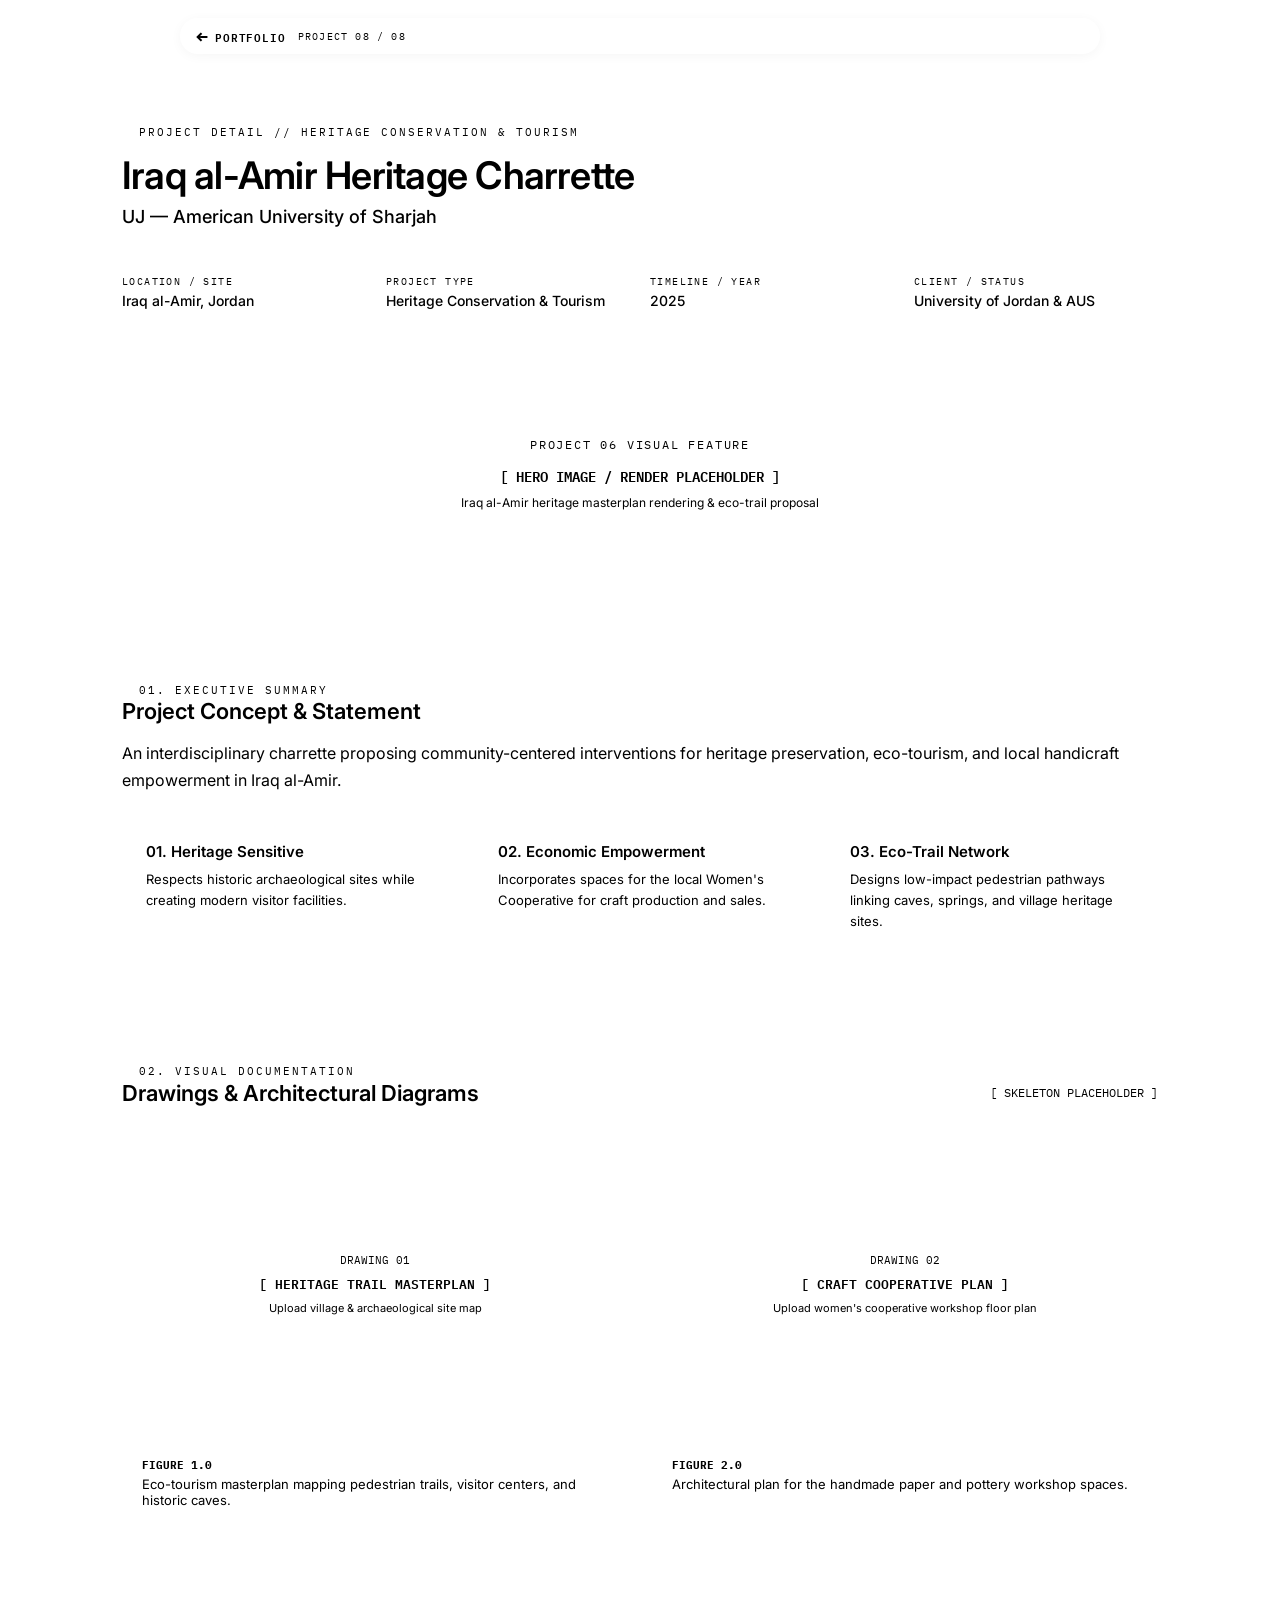
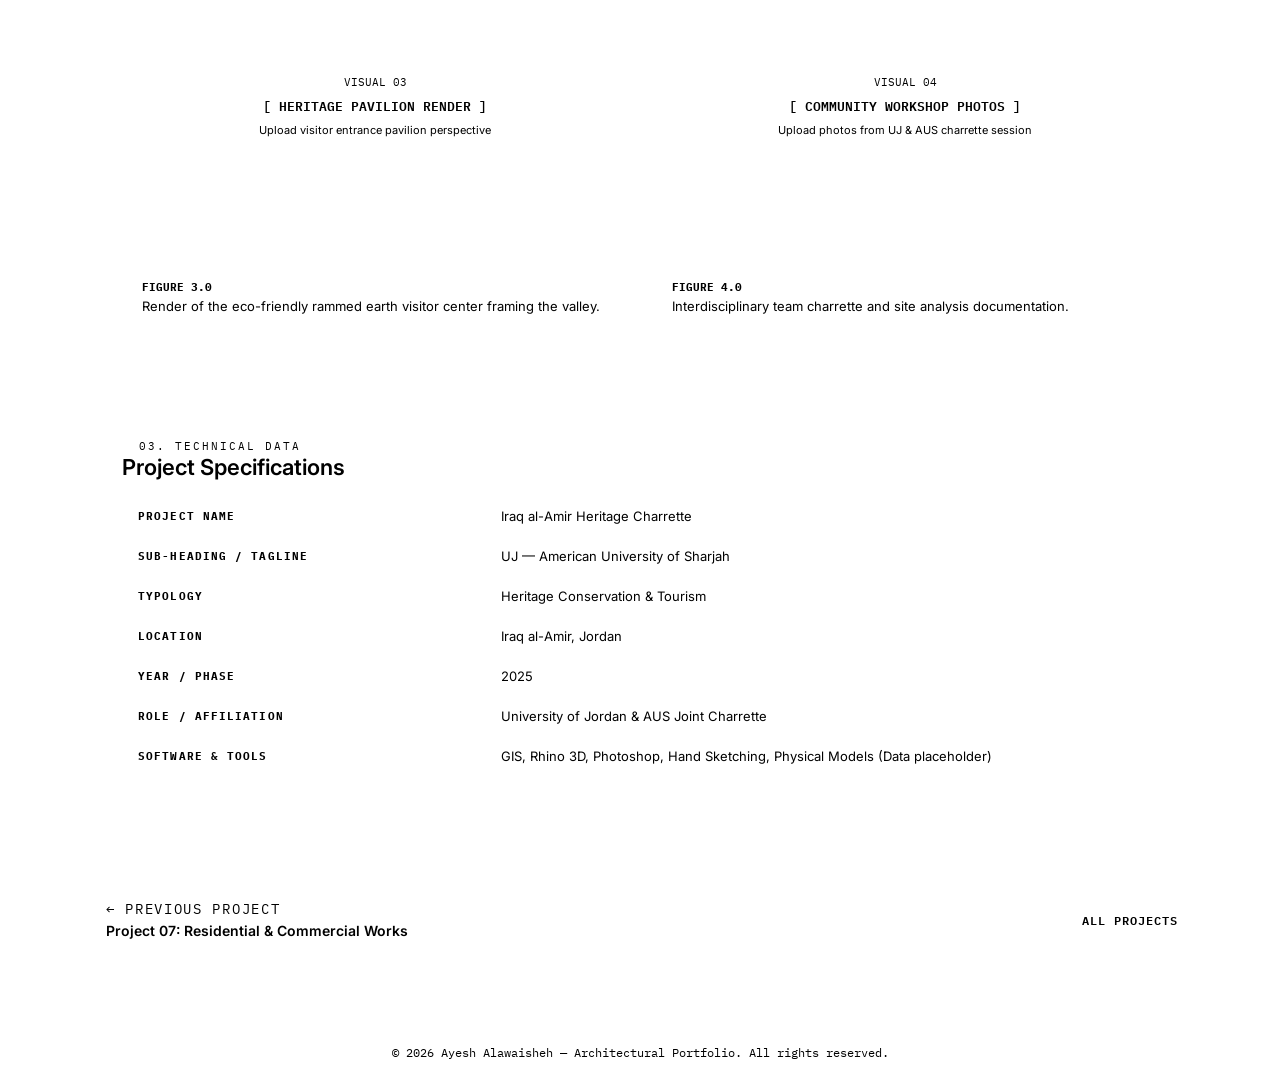
<file: iraq-al-amir.html>
﻿<!DOCTYPE html>
<html lang="en">
<head>
  <meta charset="UTF-8">
  <meta name="viewport" content="width=device-width, initial-scale=1.0">
  <title>Iraq al-Amir Heritage Charrette | Ayesh Alawaisheh Portfolio</title>
  <meta name="description" content="Iraq al-Amir Heritage Charrette - UJ — American University of Sharjah by Ayesh Alawaisheh. Detailed heritage conservation project documentation.">
  <link rel="preconnect" href="https://fonts.googleapis.com">
  <link rel="preconnect" href="https://fonts.gstatic.com" crossorigin>
  <link href="https://fonts.googleapis.com/css2?family=IBM+Plex+Mono:ital,wght@0,400;0,500;0,600;1,400&family=Inter:wght@300;400;500;600;700&display=swap" rel="stylesheet">
  
  <link rel="stylesheet" href="project-style.css">
</head>
<body>

  <!-- Floating Nav -->
  <div class="nav-outer">
    <nav class="pill">
      <a href="index.html#work" class="back-btn">
        <span>←</span> <span>Portfolio</span>
      </a>
      <div class="nav-project-tag mono">PROJECT 08 / 08</div>
    </nav>
  </div>

  <main class="wrap">
    <!-- Hero Header -->
    <section class="project-hero">
      <div class="project-header-card bp">
        <div class="eyebrow">PROJECT DETAIL // HERITAGE CONSERVATION & TOURISM</div>
        <h1>Iraq al-Amir Heritage Charrette</h1>
        <div class="project-subtitle">UJ — American University of Sharjah</div>

        <div class="meta-grid">
          <div class="meta-item">
            <span class="meta-label">Location / Site</span>
            <span class="meta-value">Iraq al-Amir, Jordan</span>
          </div>
          <div class="meta-item">
            <span class="meta-label">Project Type</span>
            <span class="meta-value">Heritage Conservation & Tourism</span>
          </div>
          <div class="meta-item">
            <span class="meta-label">Timeline / Year</span>
            <span class="meta-value">2025</span>
          </div>
          <div class="meta-item">
            <span class="meta-label">Client / Status</span>
            <span class="meta-value">University of Jordan & AUS</span>
          </div>
        </div>
      </div>

      <!-- Main Visual Showcase -->
      <div class="hero-media bp">
        <div style="padding:60px 20px; text-align:center; background:repeating-linear-gradient(135deg, var(--surface-2), var(--surface-2) 10px, var(--surface) 10px, var(--surface) 20px);">
          <div class="mono" style="font-size:12px; letter-spacing:0.15em; color:var(--text-dim); text-transform:uppercase; margin-bottom:12px;">PROJECT 06 VISUAL FEATURE</div>
          <div style="font-family:'IBM Plex Mono', monospace; font-size:14px; color:var(--accent); font-weight:600;">[ HERO IMAGE / RENDER PLACEHOLDER ]</div>
          <div style="font-size:12px; color:var(--text-soft); margin-top:8px;">Iraq al-Amir heritage masterplan rendering & eco-trail proposal</div>
        </div>
      </div>
    </section>

    <!-- Overview Section -->
    <section class="section-card bp">
      <div class="eyebrow">01. EXECUTIVE SUMMARY</div>
      <h2 class="section-title">Project Concept & Statement</h2>
      <p class="project-summary">An interdisciplinary charrette proposing community-centered interventions for heritage preservation, eco-tourism, and local handicraft empowerment in Iraq al-Amir.</p>

      <div class="pillars-grid">
        <div class="pillar-card">
          <div class="pillar-title">01. Heritage Sensitive</div>
          <p class="pillar-text">Respects historic archaeological sites while creating modern visitor facilities.</p>
        </div>
        <div class="pillar-card">
          <div class="pillar-title">02. Economic Empowerment</div>
          <p class="pillar-text">Incorporates spaces for the local Women's Cooperative for craft production and sales.</p>
        </div>
        <div class="pillar-card">
          <div class="pillar-title">03. Eco-Trail Network</div>
          <p class="pillar-text">Designs low-impact pedestrian pathways linking caves, springs, and village heritage sites.</p>
        </div>
      </div>
    </section>

    <!-- Architectural Gallery & Drawings Skeleton Grid -->
    <section class="section-card bp">
      <div class="eyebrow">02. VISUAL DOCUMENTATION</div>
      <h2 class="section-title">
        <span>Drawings & Architectural Diagrams</span>
        <span class="mono" style="font-size:12px; font-weight:400; color:var(--text-dim);">[ SKELETON PLACEHOLDER ]</span>
      </h2>

      <div class="gallery-grid">
        <div class="gallery-item">
          <div class="gallery-thumb">
            <div class="mono" style="font-size:11px; color:var(--text-dim); margin-bottom:6px;">DRAWING 01</div>
            <div class="mono" style="font-size:13px; color:var(--accent); font-weight:600;">[ HERITAGE TRAIL MASTERPLAN ]</div>
            <div style="font-size:11px; color:var(--text-soft); margin-top:6px;">Upload village & archaeological site map</div>
          </div>
          <div class="gallery-caption">
            <strong>Figure 1.0</strong>
            Eco-tourism masterplan mapping pedestrian trails, visitor centers, and historic caves.
          </div>
        </div>

        <div class="gallery-item">
          <div class="gallery-thumb">
            <div class="mono" style="font-size:11px; color:var(--text-dim); margin-bottom:6px;">DRAWING 02</div>
            <div class="mono" style="font-size:13px; color:var(--accent); font-weight:600;">[ CRAFT COOPERATIVE PLAN ]</div>
            <div style="font-size:11px; color:var(--text-soft); margin-top:6px;">Upload women's cooperative workshop floor plan</div>
          </div>
          <div class="gallery-caption">
            <strong>Figure 2.0</strong>
            Architectural plan for the handmade paper and pottery workshop spaces.
          </div>
        </div>

        <div class="gallery-item">
          <div class="gallery-thumb">
            <div class="mono" style="font-size:11px; color:var(--text-dim); margin-bottom:6px;">VISUAL 03</div>
            <div class="mono" style="font-size:13px; color:var(--accent); font-weight:600;">[ HERITAGE PAVILION RENDER ]</div>
            <div style="font-size:11px; color:var(--text-soft); margin-top:6px;">Upload visitor entrance pavilion perspective</div>
          </div>
          <div class="gallery-caption">
            <strong>Figure 3.0</strong>
            Render of the eco-friendly rammed earth visitor center framing the valley.
          </div>
        </div>

        <div class="gallery-item">
          <div class="gallery-thumb">
            <div class="mono" style="font-size:11px; color:var(--text-dim); margin-bottom:6px;">VISUAL 04</div>
            <div class="mono" style="font-size:13px; color:var(--accent); font-weight:600;">[ COMMUNITY WORKSHOP PHOTOS ]</div>
            <div style="font-size:11px; color:var(--text-soft); margin-top:6px;">Upload photos from UJ & AUS charrette session</div>
          </div>
          <div class="gallery-caption">
            <strong>Figure 4.0</strong>
            Interdisciplinary team charrette and site analysis documentation.
          </div>
        </div>
      </div>
    </section>

    <!-- Technical Specs Skeleton -->
    <section class="section-card bp">
      <div class="eyebrow">03. TECHNICAL DATA</div>
      <h2 class="section-title">Project Specifications</h2>

      <table class="specs-table">
        <tr>
          <th>Project Name</th>
          <td>Iraq al-Amir Heritage Charrette</td>
        </tr>
        <tr>
          <th>Sub-heading / Tagline</th>
          <td>UJ — American University of Sharjah</td>
        </tr>
        <tr>
          <th>Typology</th>
          <td>Heritage Conservation & Tourism</td>
        </tr>
        <tr>
          <th>Location</th>
          <td>Iraq al-Amir, Jordan</td>
        </tr>
        <tr>
          <th>Year / Phase</th>
          <td>2025</td>
        </tr>
        <tr>
          <th>Role / Affiliation</th>
          <td>University of Jordan & AUS Joint Charrette</td>
        </tr>
        <tr>
          <th>Software & Tools</th>
          <td>GIS, Rhino 3D, Photoshop, Hand Sketching, Physical Models (Data placeholder)</td>
        </tr>
      </table>
    </section>

    <!-- Project Navigation Footer -->
    <div class="project-nav-footer">
      <a href="residential-commercial.html" class="proj-nav-link">
        <span class="proj-nav-label">← Previous Project</span>
        <span class="proj-nav-title">Project 07: Residential & Commercial Works</span>
      </a>

      <a href="index.html#work" class="back-btn mono" style="font-size:12px; background:var(--surface); padding:14px 20px; border:1px solid var(--border); border-radius:8px;">
        All Projects
      </a>

    </div>
  </main>

  <footer>
    <div class="wrap mono" style="font-size:12px;">
      © 2026 Ayesh Alawaisheh — Architectural Portfolio. All rights reserved.
    </div>
  </footer>

<script>

</script>

</body>
</html>
</file>
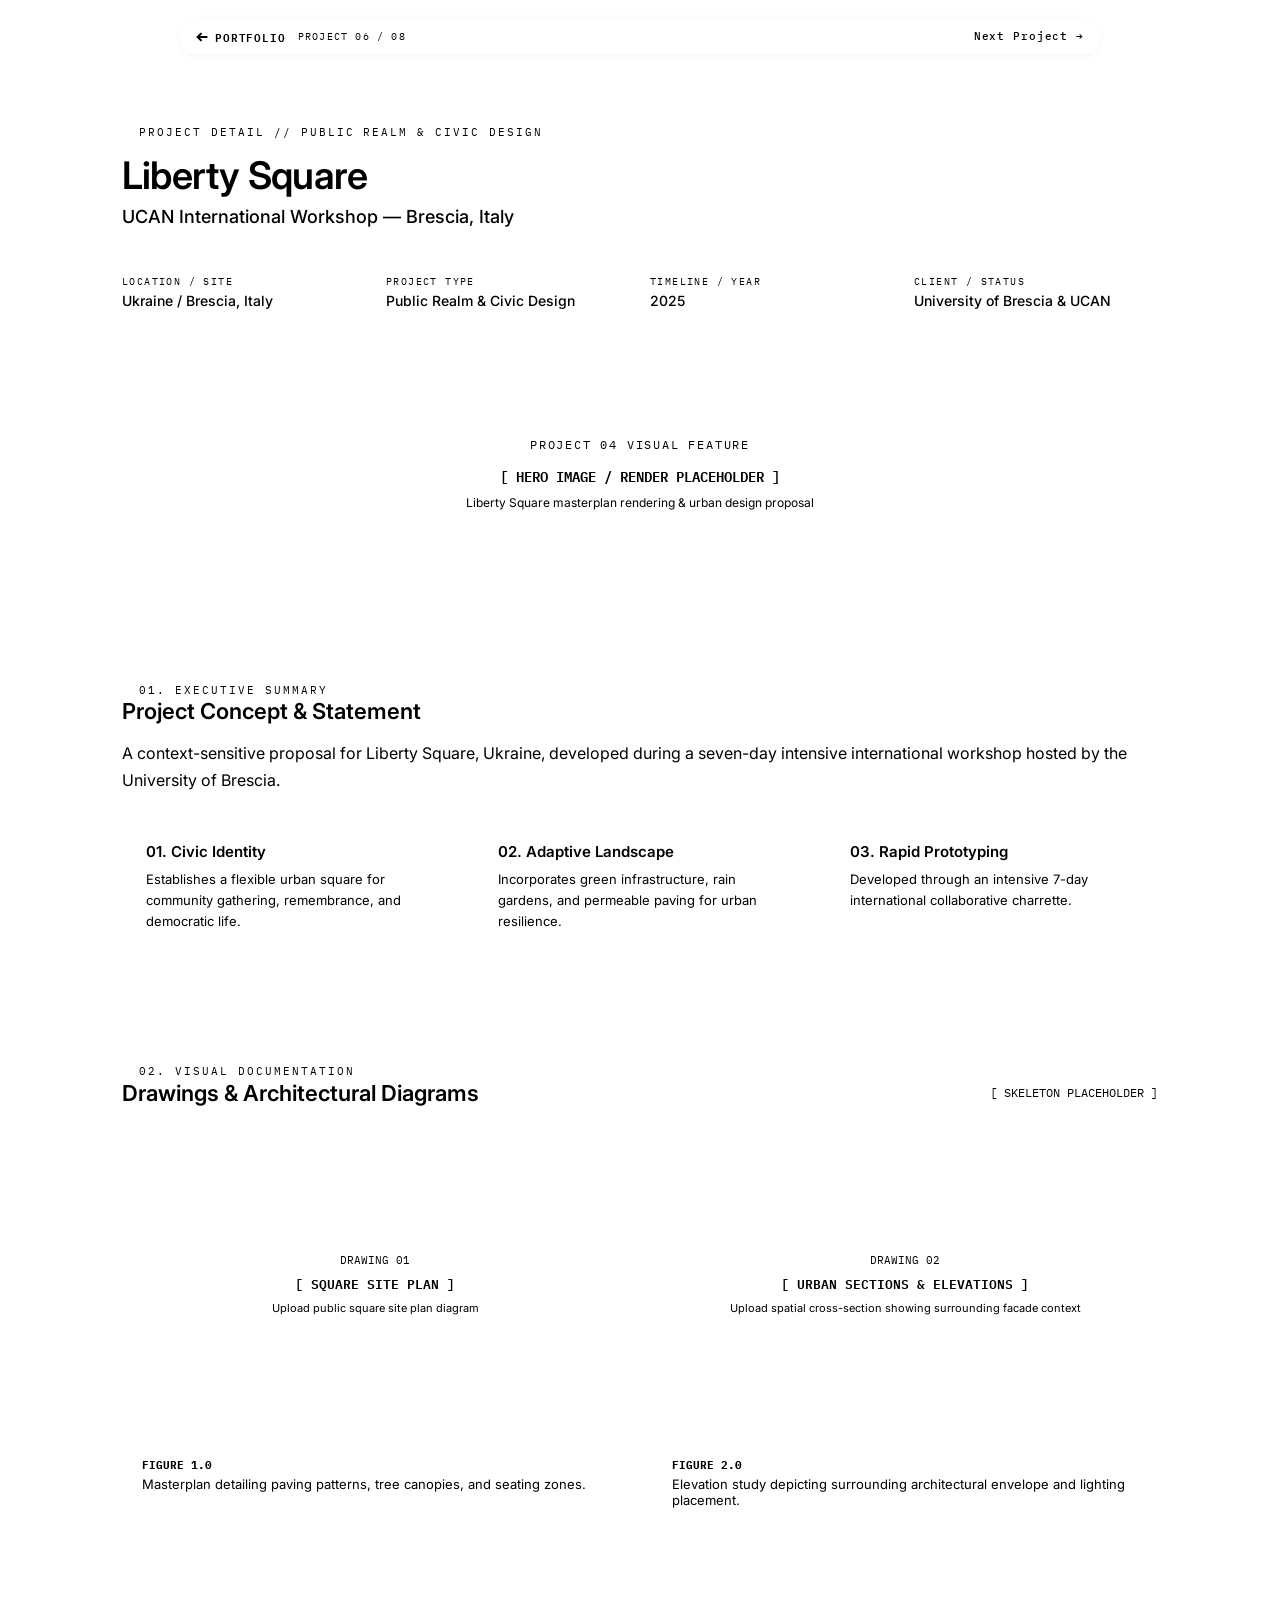
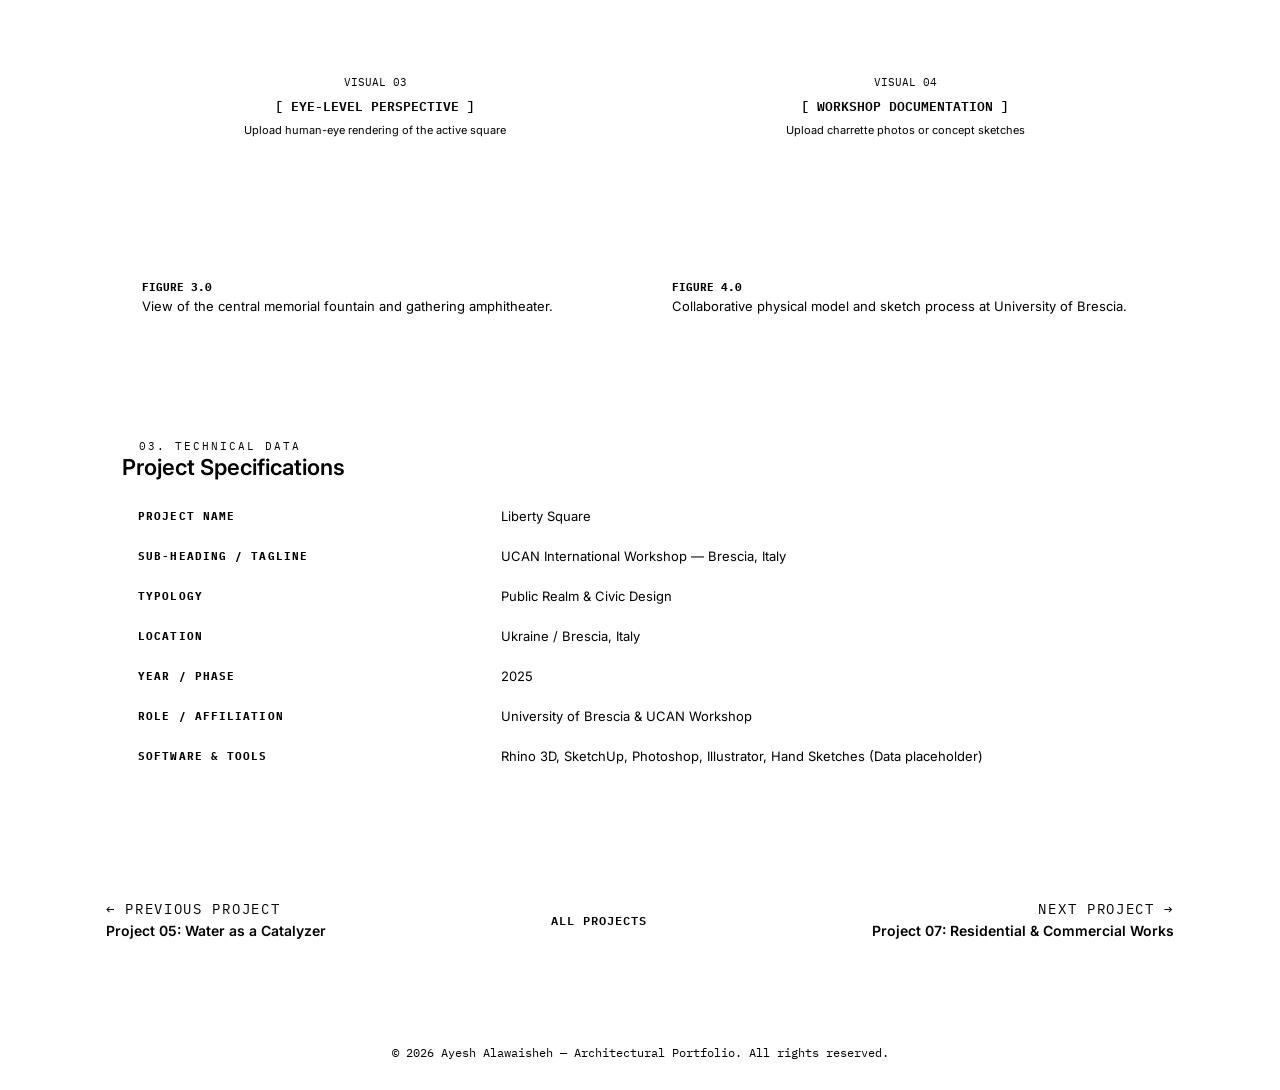
<file: liberty-square.html>
﻿<!DOCTYPE html>
<html lang="en">
<head>
  <meta charset="UTF-8">
  <meta name="viewport" content="width=device-width, initial-scale=1.0">
  <title>Liberty Square | Ayesh Alawaisheh Portfolio</title>
  <meta name="description" content="Liberty Square - UCAN International Workshop — Brescia, Italy by Ayesh Alawaisheh. Detailed public realm project documentation.">
  <link rel="preconnect" href="https://fonts.googleapis.com">
  <link rel="preconnect" href="https://fonts.gstatic.com" crossorigin>
  <link href="https://fonts.googleapis.com/css2?family=IBM+Plex+Mono:ital,wght@0,400;0,500;0,600;1,400&family=Inter:wght@300;400;500;600;700&display=swap" rel="stylesheet">
  
  <link rel="stylesheet" href="project-style.css">
</head>
<body>

  <!-- Floating Nav -->
  <div class="nav-outer">
    <nav class="pill">
      <a href="index.html#work" class="back-btn">
        <span>←</span> <span>Portfolio</span>
      </a>
      <div class="nav-project-tag mono">PROJECT 06 / 08</div>
      <a href="residential-commercial.html" class="nav-next-btn">Next Project →</a>
    </nav>
  </div>

  <main class="wrap">
    <!-- Hero Header -->
    <section class="project-hero">
      <div class="project-header-card bp">
        <div class="eyebrow">PROJECT DETAIL // PUBLIC REALM & CIVIC DESIGN</div>
        <h1>Liberty Square</h1>
        <div class="project-subtitle">UCAN International Workshop — Brescia, Italy</div>

        <div class="meta-grid">
          <div class="meta-item">
            <span class="meta-label">Location / Site</span>
            <span class="meta-value">Ukraine / Brescia, Italy</span>
          </div>
          <div class="meta-item">
            <span class="meta-label">Project Type</span>
            <span class="meta-value">Public Realm & Civic Design</span>
          </div>
          <div class="meta-item">
            <span class="meta-label">Timeline / Year</span>
            <span class="meta-value">2025</span>
          </div>
          <div class="meta-item">
            <span class="meta-label">Client / Status</span>
            <span class="meta-value">University of Brescia & UCAN</span>
          </div>
        </div>
      </div>

      <!-- Main Visual Showcase -->
      <div class="hero-media bp">
        <div style="padding:60px 20px; text-align:center; background:repeating-linear-gradient(135deg, var(--surface-2), var(--surface-2) 10px, var(--surface) 10px, var(--surface) 20px);">
          <div class="mono" style="font-size:12px; letter-spacing:0.15em; color:var(--text-dim); text-transform:uppercase; margin-bottom:12px;">PROJECT 04 VISUAL FEATURE</div>
          <div style="font-family:'IBM Plex Mono', monospace; font-size:14px; color:var(--accent); font-weight:600;">[ HERO IMAGE / RENDER PLACEHOLDER ]</div>
          <div style="font-size:12px; color:var(--text-soft); margin-top:8px;">Liberty Square masterplan rendering & urban design proposal</div>
        </div>
      </div>
    </section>

    <!-- Overview Section -->
    <section class="section-card bp">
      <div class="eyebrow">01. EXECUTIVE SUMMARY</div>
      <h2 class="section-title">Project Concept & Statement</h2>
      <p class="project-summary">A context-sensitive proposal for Liberty Square, Ukraine, developed during a seven-day intensive international workshop hosted by the University of Brescia.</p>

      <div class="pillars-grid">
        <div class="pillar-card">
          <div class="pillar-title">01. Civic Identity</div>
          <p class="pillar-text">Establishes a flexible urban square for community gathering, remembrance, and democratic life.</p>
        </div>
        <div class="pillar-card">
          <div class="pillar-title">02. Adaptive Landscape</div>
          <p class="pillar-text">Incorporates green infrastructure, rain gardens, and permeable paving for urban resilience.</p>
        </div>
        <div class="pillar-card">
          <div class="pillar-title">03. Rapid Prototyping</div>
          <p class="pillar-text">Developed through an intensive 7-day international collaborative charrette.</p>
        </div>
      </div>
    </section>

    <!-- Architectural Gallery & Drawings Skeleton Grid -->
    <section class="section-card bp">
      <div class="eyebrow">02. VISUAL DOCUMENTATION</div>
      <h2 class="section-title">
        <span>Drawings & Architectural Diagrams</span>
        <span class="mono" style="font-size:12px; font-weight:400; color:var(--text-dim);">[ SKELETON PLACEHOLDER ]</span>
      </h2>

      <div class="gallery-grid">
        <div class="gallery-item">
          <div class="gallery-thumb">
            <div class="mono" style="font-size:11px; color:var(--text-dim); margin-bottom:6px;">DRAWING 01</div>
            <div class="mono" style="font-size:13px; color:var(--accent); font-weight:600;">[ SQUARE SITE PLAN ]</div>
            <div style="font-size:11px; color:var(--text-soft); margin-top:6px;">Upload public square site plan diagram</div>
          </div>
          <div class="gallery-caption">
            <strong>Figure 1.0</strong>
            Masterplan detailing paving patterns, tree canopies, and seating zones.
          </div>
        </div>

        <div class="gallery-item">
          <div class="gallery-thumb">
            <div class="mono" style="font-size:11px; color:var(--text-dim); margin-bottom:6px;">DRAWING 02</div>
            <div class="mono" style="font-size:13px; color:var(--accent); font-weight:600;">[ URBAN SECTIONS & ELEVATIONS ]</div>
            <div style="font-size:11px; color:var(--text-soft); margin-top:6px;">Upload spatial cross-section showing surrounding facade context</div>
          </div>
          <div class="gallery-caption">
            <strong>Figure 2.0</strong>
            Elevation study depicting surrounding architectural envelope and lighting placement.
          </div>
        </div>

        <div class="gallery-item">
          <div class="gallery-thumb">
            <div class="mono" style="font-size:11px; color:var(--text-dim); margin-bottom:6px;">VISUAL 03</div>
            <div class="mono" style="font-size:13px; color:var(--accent); font-weight:600;">[ EYE-LEVEL PERSPECTIVE ]</div>
            <div style="font-size:11px; color:var(--text-soft); margin-top:6px;">Upload human-eye rendering of the active square</div>
          </div>
          <div class="gallery-caption">
            <strong>Figure 3.0</strong>
            View of the central memorial fountain and gathering amphitheater.
          </div>
        </div>

        <div class="gallery-item">
          <div class="gallery-thumb">
            <div class="mono" style="font-size:11px; color:var(--text-dim); margin-bottom:6px;">VISUAL 04</div>
            <div class="mono" style="font-size:13px; color:var(--accent); font-weight:600;">[ WORKSHOP DOCUMENTATION ]</div>
            <div style="font-size:11px; color:var(--text-soft); margin-top:6px;">Upload charrette photos or concept sketches</div>
          </div>
          <div class="gallery-caption">
            <strong>Figure 4.0</strong>
            Collaborative physical model and sketch process at University of Brescia.
          </div>
        </div>
      </div>
    </section>

    <!-- Technical Specs Skeleton -->
    <section class="section-card bp">
      <div class="eyebrow">03. TECHNICAL DATA</div>
      <h2 class="section-title">Project Specifications</h2>

      <table class="specs-table">
        <tr>
          <th>Project Name</th>
          <td>Liberty Square</td>
        </tr>
        <tr>
          <th>Sub-heading / Tagline</th>
          <td>UCAN International Workshop — Brescia, Italy</td>
        </tr>
        <tr>
          <th>Typology</th>
          <td>Public Realm & Civic Design</td>
        </tr>
        <tr>
          <th>Location</th>
          <td>Ukraine / Brescia, Italy</td>
        </tr>
        <tr>
          <th>Year / Phase</th>
          <td>2025</td>
        </tr>
        <tr>
          <th>Role / Affiliation</th>
          <td>University of Brescia & UCAN Workshop</td>
        </tr>
        <tr>
          <th>Software & Tools</th>
          <td>Rhino 3D, SketchUp, Photoshop, Illustrator, Hand Sketches (Data placeholder)</td>
        </tr>
      </table>
    </section>

    <!-- Project Navigation Footer -->
    <div class="project-nav-footer">
      <a href="water-as-a-catalyzer.html" class="proj-nav-link">
        <span class="proj-nav-label">← Previous Project</span>
        <span class="proj-nav-title">Project 05: Water as a Catalyzer</span>
      </a>

      <a href="index.html#work" class="back-btn mono" style="font-size:12px; background:var(--surface); padding:14px 20px; border:1px solid var(--border); border-radius:8px;">
        All Projects
      </a>

      <a href="residential-commercial.html" class="proj-nav-link" style="text-align:right;">
        <span class="proj-nav-label">Next Project →</span>
        <span class="proj-nav-title">Project 07: Residential & Commercial Works</span>
      </a>
    </div>
  </main>

  <footer>
    <div class="wrap mono" style="font-size:12px;">
      © 2026 Ayesh Alawaisheh — Architectural Portfolio. All rights reserved.
    </div>
  </footer>

<script>

</script>

</body>
</html>
</file>
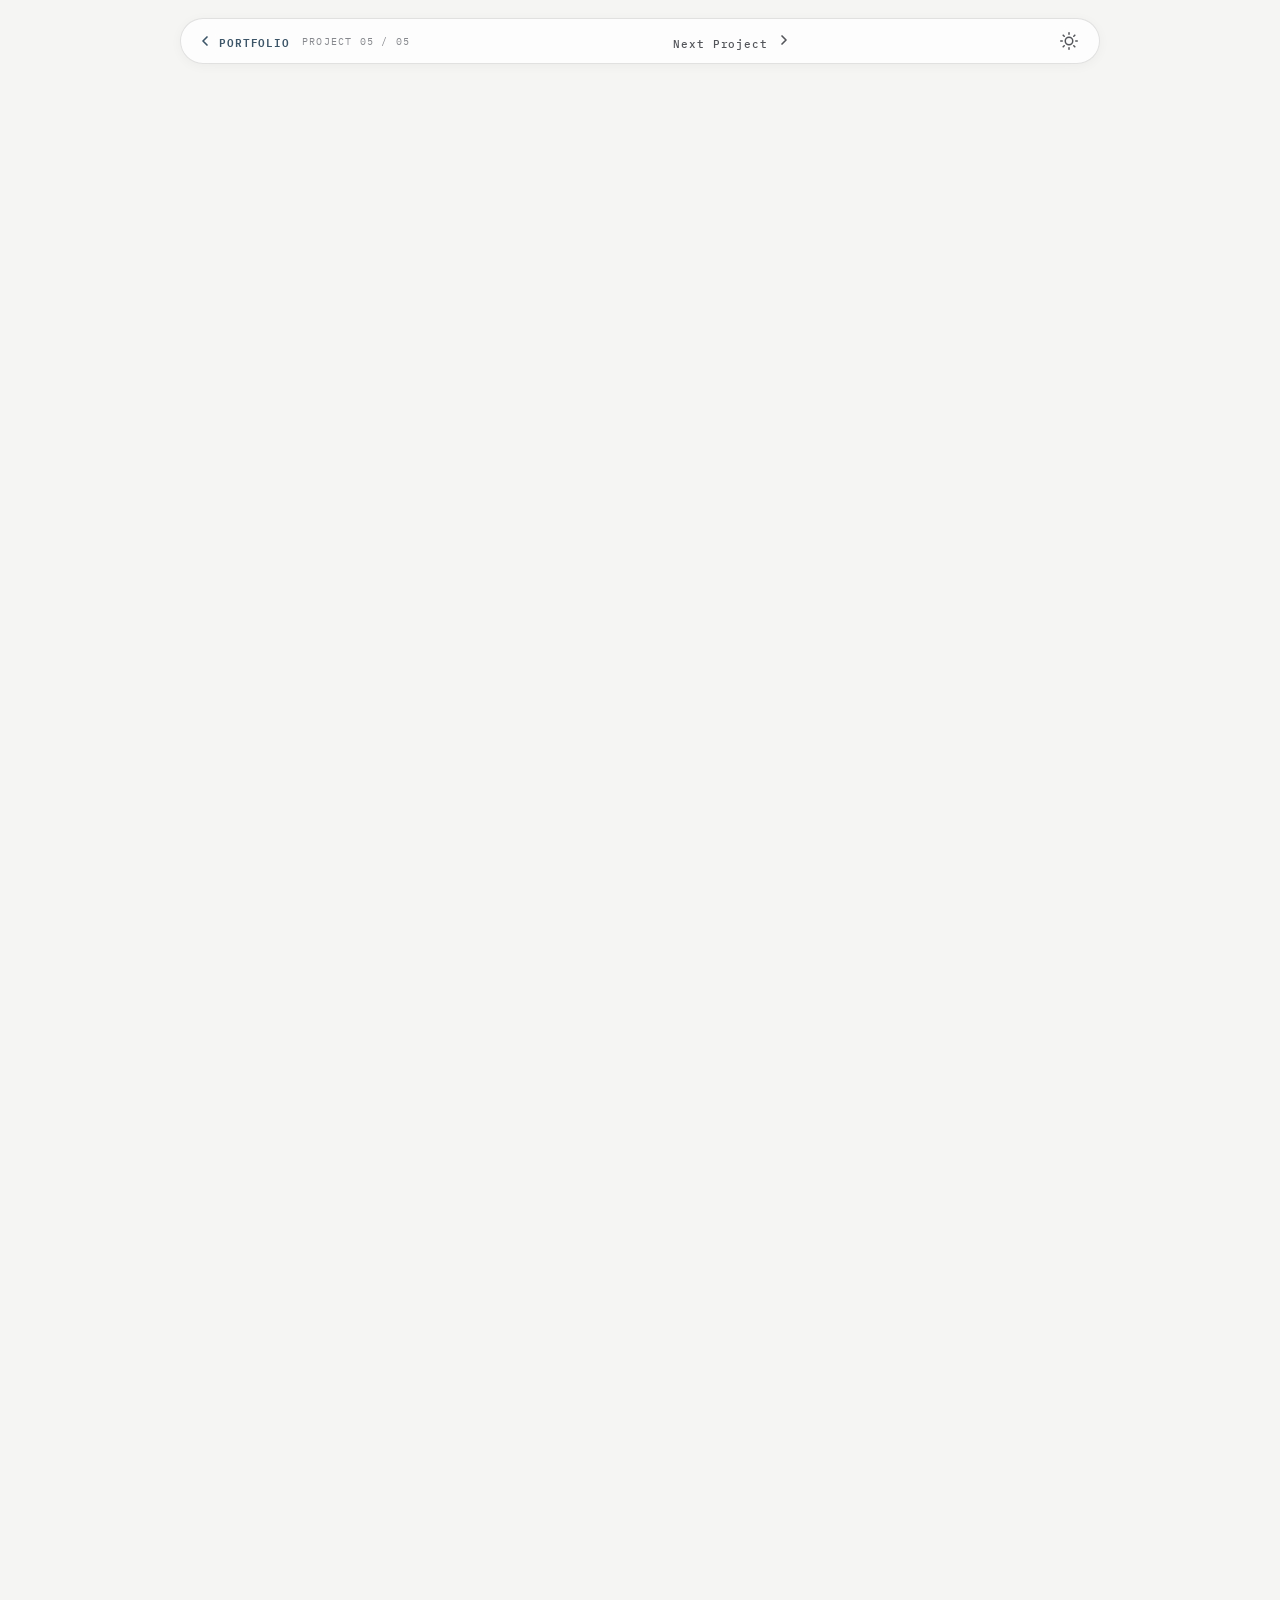
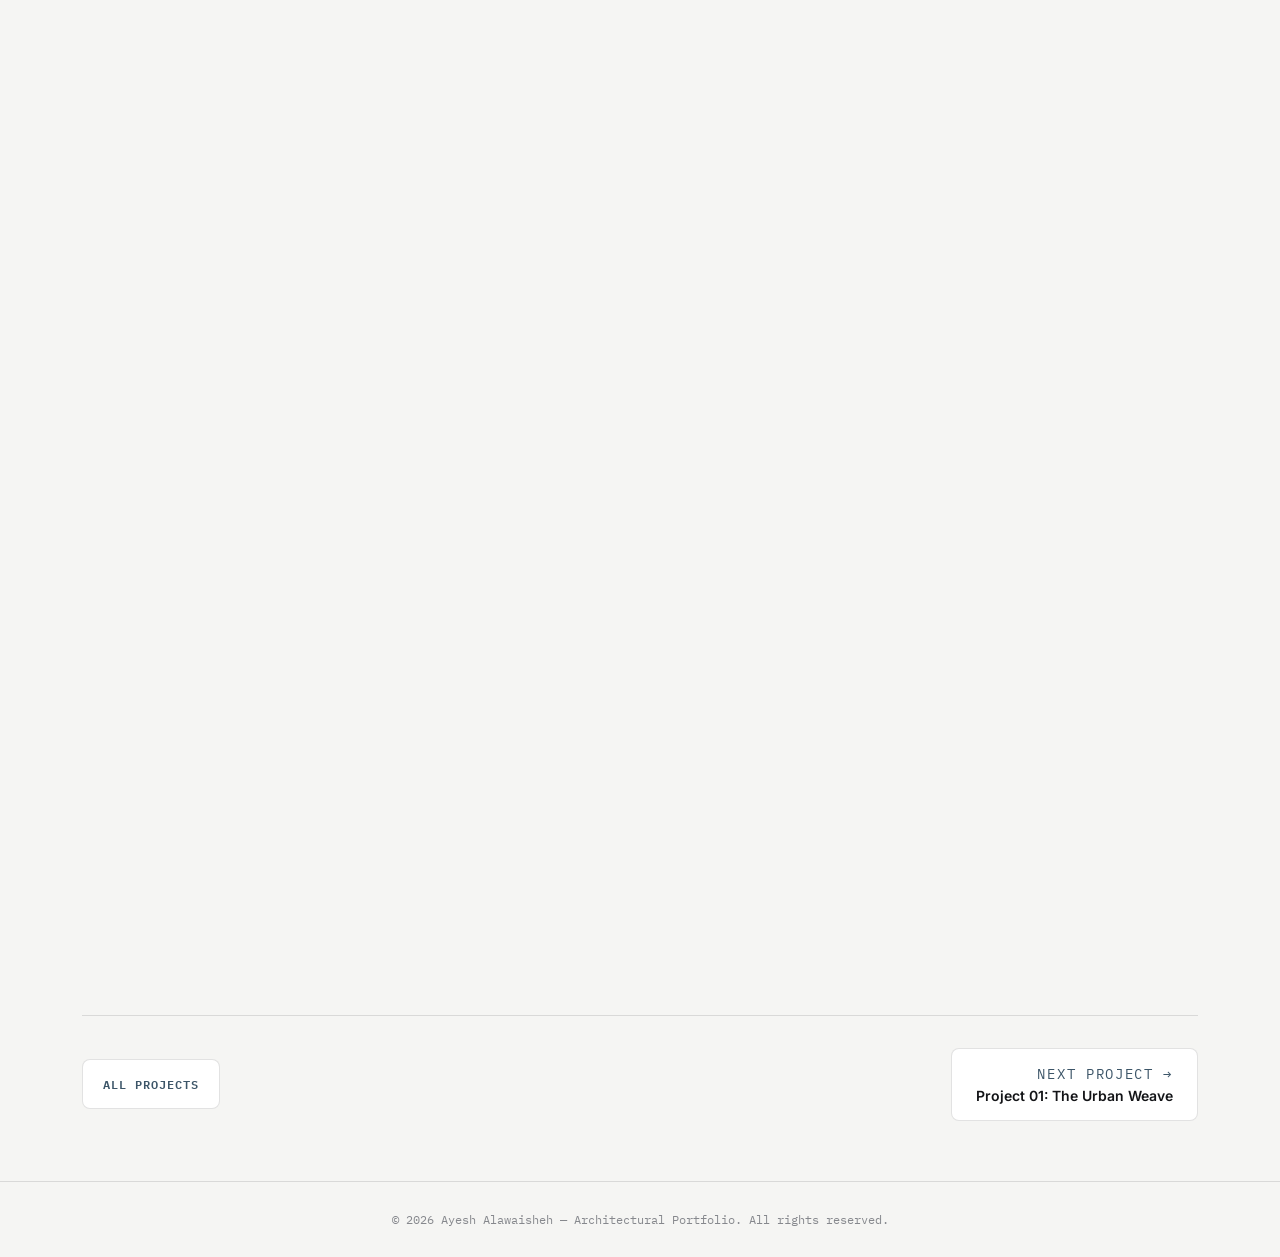
<file: nuzul.html>
<!DOCTYPE html>
<html lang="en">
<head>
  <meta charset="UTF-8">
  <meta name="viewport" content="width=device-width, initial-scale=1.0">
  <title>NUZUL Ecolodge | Ayesh Alawaisheh Portfolio</title>
  <meta name="description" content="NUZUL Ecolodge — نُزُل. An ecolodge drawing from the vernacular spirit of Iraq al-Amir, embracing in-between spaces and thresholds to invite pause and reflection.">
  <link rel="preconnect" href="https://fonts.googleapis.com">
  <link rel="preconnect" href="https://fonts.gstatic.com" crossorigin>
  <link href="https://fonts.googleapis.com/css2?family=IBM+Plex+Mono:ital,wght@0,400;0,500;0,600;1,400&family=Inter:wght@300;400;500;600;700&display=swap" rel="stylesheet">

  <link rel="stylesheet" href="project-style.css">
</head>
<body>

  <!-- Floating Nav -->
  <div class="nav-outer">
    <nav class="pill">
      <a href="index.html#work" class="back-btn">
        <svg width="16" height="16" viewBox="0 0 24 24" fill="none" stroke="currentColor" stroke-width="2.5" stroke-linecap="round" stroke-linejoin="round"><polyline points="15 18 9 12 15 6"/></svg> <span>Portfolio</span>
      </a>
      <div class="nav-project-tag mono">PROJECT 05 / 05</div>
      <a href="urban-weave.html" class="nav-next-btn">Next Project <svg width="16" height="16" viewBox="0 0 24 24" fill="none" stroke="currentColor" stroke-width="2.5" stroke-linecap="round" stroke-linejoin="round"><polyline points="9 18 15 12 9 6"/></svg></a>
      <button class="theme-toggle" id="themeToggle" aria-label="Toggle theme" title="Toggle dark/light mode">
        <svg class="sun-moon" viewBox="0 0 24 24" width="18" height="18" fill="none" stroke="currentColor" stroke-width="2" stroke-linecap="round" stroke-linejoin="round">
          <circle class="sun" cx="12" cy="12" r="5"/>
          <path class="moon" d="M12 3a9 9 0 1 0 9 9c-4 0-7-3-7-7 0-1 .2-2 .7-3z"/>
          <g class="rays">
            <line x1="12" y1="1" x2="12" y2="3"/><line x1="12" y1="21" x2="12" y2="23"/>
            <line x1="4.22" y1="4.22" x2="5.64" y2="5.64"/><line x1="18.36" y1="18.36" x2="19.78" y2="19.78"/>
            <line x1="1" y1="12" x2="3" y2="12"/><line x1="21" y1="12" x2="23" y2="12"/>
            <line x1="4.22" y1="19.78" x2="5.64" y2="18.36"/><line x1="18.36" y1="5.64" x2="19.78" y2="4.22"/>
          </g>
        </svg>
      </button>
    </nav>
  </div>

  <main class="wrap">
    <!-- Hero Header -->
    <section class="project-hero reveal-card">
      <div class="hero-image-wrap bp">
        <img src="nuzul-hero.webp" alt="NUZUL Ecolodge" class="hero-img">
        <div class="hero-fade"></div>
      </div>

      <div class="project-header-card bp">
        <div class="eyebrow">PROJECT DETAIL // ECOLODGE / VERNACULAR</div>
        <h1>NUZUL Ecolodge <span style="color:var(--muted); font-weight:300;">— نُزُل</span></h1>
        <div class="project-subtitle">Ecolodge — Iraq al-Amir, Jordan</div>

        <div class="meta-grid">
          <div class="meta-item">
            <span class="meta-label">Location / Site</span>
            <span class="meta-value">Iraq al-Amir, Jordan</span>
          </div>
          <div class="meta-item">
            <span class="meta-label">Project Type</span>
            <span class="meta-value">Ecolodge / Hospitality</span>
          </div>
          <div class="meta-item">
            <span class="meta-label">Concept</span>
            <span class="meta-value">Vernacular + Threshold</span>
          </div>
          <div class="meta-item">
            <span class="meta-label">Status</span>
            <span class="meta-value">Architectural Concept</span>
          </div>
        </div>
      </div>
    </section>

    <!-- Overview Section -->
    <section class="section-card bp reveal-card">
      <div class="eyebrow">01. PROJECT OVERVIEW</div>
      <h2 class="section-title">Project Description</h2>
      <p class="project-summary">This ecolodge draws from the vernacular spirit of Iraq al-Amir, where architecture is rooted in place and community. The design embraces in-between spaces and thresholds as moments to slow the pace, inviting pause, reflection, and sensory awareness. Through tactile tectonics and a human-scaled layout, the lodge offers a grounded experience — one that feels timeless, connected, and deeply woven into its natural and cultural setting.</p>
    </section>

    <!-- Project Visuals -->
    <section class="section-card bp reveal-card">
      <div class="eyebrow">02. PROJECT VISUALS</div>
      <h2 class="section-title">Project Visuals</h2>

      <div class="project-grid-full" style="margin-top:20px;">
        <div class="project-grid-item">
          <img src="nuzul-hero.webp" alt="NOZOL ecolodge view" class="clickable-img">
          <span class="site-image-label"><strong>Figure 1.0</strong> — A view from the main open space in the project, showing the kiosks, seating area, and the southern watching tower, which allows the visitor the opportunity to watch the "Qasr al-Abed — Al-Abed Palace" in the down of the hill.</span>
        </div>
      </div>
      <div class="project-grid-2col" style="margin-top:20px;">
        <div class="project-grid-item">
          <img src="nuzul-inbetween.webp" alt="In-between spaces" class="clickable-img">
          <span class="site-image-label"><strong>Figure 2.0</strong> — In-Between Spaces</span>
        </div>
        <div class="project-grid-item">
          <img src="nuzul-perf-wall.webp" alt="Filtered light perforated screen" class="clickable-img">
          <span class="site-image-label"><strong>Figure 3.0</strong> — Filtered Light — Perforated Screen</span>
        </div>
      </div>
      <div class="project-grid-full" style="margin-top:20px;">
        <div class="project-grid-item">
          <img src="nuzul-scene-11.webp" alt="Interior design of the suites" class="clickable-img">
          <span class="site-image-label"><strong>Figure 4.0</strong> — Interior Design of the Suites</span>
        </div>
      </div>
      <div class="project-grid-2col" style="margin-top:20px;">
        <div class="project-grid-item">
          <img src="nuzul-lawns.webp" alt="Courtyard lawns" class="clickable-img">
          <span class="site-image-label"><strong>Figure 5.0</strong> — Courtyard Lawns</span>
        </div>
        <div class="project-grid-item">
          <img src="nuzul-multi-prop.webp" alt="Path to the multi-purpose hall" class="clickable-img">
          <span class="site-image-label"><strong>Figure 6.0</strong> — Path to the Multi-Purpose Hall</span>
        </div>
      </div>
    </section>

    <!-- Plans & Drawings -->
    <section class="section-card bp reveal-card">
      <div class="eyebrow">03. PLANS &amp; DRAWINGS</div>
      <h2 class="section-title">Plans and Drawings</h2>

      <h3 class="subsection-title">Site</h3>
      <div class="project-grid-2col" style="margin-top:20px;">
        <div class="project-grid-item">
          <img src="nuzul-site.webp" alt="Site plan" class="clickable-img">
          <span class="site-image-label"><strong>Figure 7.0</strong> — Site Plan</span>
        </div>
      </div>

      <h3 class="subsection-title" style="margin-top:40px;">Plans</h3>
      <div class="project-grid-2col" style="margin-top:20px;">
        <div class="project-grid-item">
          <img src="nuzul-gf.webp" alt="Ground floor plan" class="clickable-img">
          <span class="site-image-label"><strong>Figure 8.0</strong> — Ground Floor Plan</span>
        </div>
        <div class="project-grid-item">
          <img src="nuzul-first.webp" alt="First floor plan" class="clickable-img">
          <span class="site-image-label"><strong>Figure 9.0</strong> — First Floor Plan</span>
        </div>
      </div>

      <h3 class="subsection-title" style="margin-top:40px;">Elevations</h3>
      <div class="project-grid-2col" style="margin-top:20px;">
        <div class="project-grid-item">
          <img src="nuzul-north-elev.webp" alt="Northern elevation" class="clickable-img">
          <span class="site-image-label"><strong>Figure 10.0</strong> — Northern Elevation</span>
        </div>
        <div class="project-grid-item">
          <img src="nuzul-south-shot.webp" alt="Southern view study" class="clickable-img">
          <span class="site-image-label"><strong>Figure 11.0</strong> — Southern View Study</span>
        </div>
      </div>

      <h3 class="subsection-title" style="margin-top:40px;">Sections</h3>
      <div class="project-grid-2col" style="margin-top:20px;">
        <div class="project-grid-item">
          <img src="nuzul-section.webp" alt="Section" class="clickable-img">
          <span class="site-image-label"><strong>Figure 12.0</strong> — Section</span>
        </div>
        <div class="project-grid-item">
          <img src="nuzul-section-alt.webp" alt="Section study" class="clickable-img">
          <span class="site-image-label"><strong>Figure 13.0</strong> — Section Study</span>
        </div>
      </div>
      <div class="project-grid-2col" style="margin-top:20px;">
        <div class="project-grid-item">
          <img src="nuzul-detailed-section.webp" alt="Detailed section" class="clickable-img">
          <span class="site-image-label"><strong>Figure 14.0</strong> — Detailed Section</span>
        </div>
        <div class="project-grid-item">
          <img src="nuzul-wind.webp" alt="Wind analysis" class="clickable-img">
          <span class="site-image-label"><strong>Figure 15.0</strong> — Wind Analysis</span>
        </div>
      </div>
    </section>

    <!-- Project Navigation Footer -->
    <div class="project-nav-footer">
      <a href="index.html#work" class="back-btn mono" style="font-size:12px; background:var(--surface); padding:14px 20px; border:1px solid var(--border); border-radius:8px;">
        All Projects
      </a>

      <a href="urban-weave.html" class="proj-nav-link" style="text-align:right;">
        <span class="proj-nav-label">Next Project →</span>
        <span class="proj-nav-title">Project 01: The Urban Weave</span>
      </a>
    </div>
  </main>

  <footer>
    <div class="wrap mono" style="font-size:12px;">
      &copy; 2026 Ayesh Alawaisheh — Architectural Portfolio. All rights reserved.
    </div>
  </footer>

<script>
(function() {
  var cards = document.querySelectorAll('.reveal-card');
  var observer = new IntersectionObserver(function(entries) {
    entries.forEach(function(entry) {
      if (entry.isIntersecting) {
        entry.target.classList.add('visible');
      } else {
        entry.target.classList.remove('visible');
      }
    });
  }, { threshold: 0 });
  cards.forEach(function(card) { observer.observe(card); });
})();
</script>

<div id="lightbox" class="lightbox">
  <span class="lightbox-close" onclick="closeLightbox()">&times;</span>
  <span class="lightbox-nav lightbox-prev" onclick="navigateLightbox(-1)">&#10094;</span>
  <span class="lightbox-nav lightbox-next" onclick="navigateLightbox(1)">&#10095;</span>
  <img class="lightbox-content" id="lightbox-img">
  <span class="lightbox-counter" id="lightbox-counter"></span>
</div>

<script>
var lightboxImages = [];
var currentIndex = 0;

document.querySelectorAll('.clickable-img').forEach(function(img, i) {
  lightboxImages.push(img);
  img.addEventListener('click', function(e) {
    e.stopPropagation();
    currentIndex = i;
    openLightbox();
  });
});

function openLightbox() {
  var img = document.getElementById('lightbox-img');
  img.classList.remove('fade-out');
  img.src = lightboxImages[currentIndex].src;
  document.getElementById('lightbox-counter').textContent = (currentIndex + 1) + ' / ' + lightboxImages.length;
  document.getElementById('lightbox').style.display = 'flex';
}

function navigateLightbox(dir) {
  var img = document.getElementById('lightbox-img');
  img.classList.add('fade-out');
  setTimeout(function() {
    currentIndex += dir;
    if (currentIndex < 0) currentIndex = lightboxImages.length - 1;
    if (currentIndex >= lightboxImages.length) currentIndex = 0;
    img.src = lightboxImages[currentIndex].src;
    img.classList.remove('fade-out');
    document.getElementById('lightbox-counter').textContent = (currentIndex + 1) + ' / ' + lightboxImages.length;
  }, 200);
}

function closeLightbox() {
  document.getElementById('lightbox').style.display = 'none';
}

document.getElementById('lightbox').addEventListener('click', function(e) {
  if (e.target === this) closeLightbox();
});

document.addEventListener('keydown', function(e) {
  if (document.getElementById('lightbox').style.display === 'flex') {
    if (e.key === 'ArrowLeft') { e.preventDefault(); navigateLightbox(-1); }
    if (e.key === 'ArrowRight') { e.preventDefault(); navigateLightbox(1); }
    if (e.key === 'Escape') { e.preventDefault(); closeLightbox(); }
  }
});
</script>

<script>
(function() {
  var btn = document.getElementById('themeToggle');
  var saved = localStorage.getItem('theme') || 'light';
  document.documentElement.setAttribute('data-theme', saved);
  btn.addEventListener('click', function() {
    var current = document.documentElement.getAttribute('data-theme');
    var next = current === 'dark' ? 'light' : 'dark';
    document.documentElement.setAttribute('data-theme', next);
    localStorage.setItem('theme', next);
  });
})();
</script>

</body>
</html>
</file>
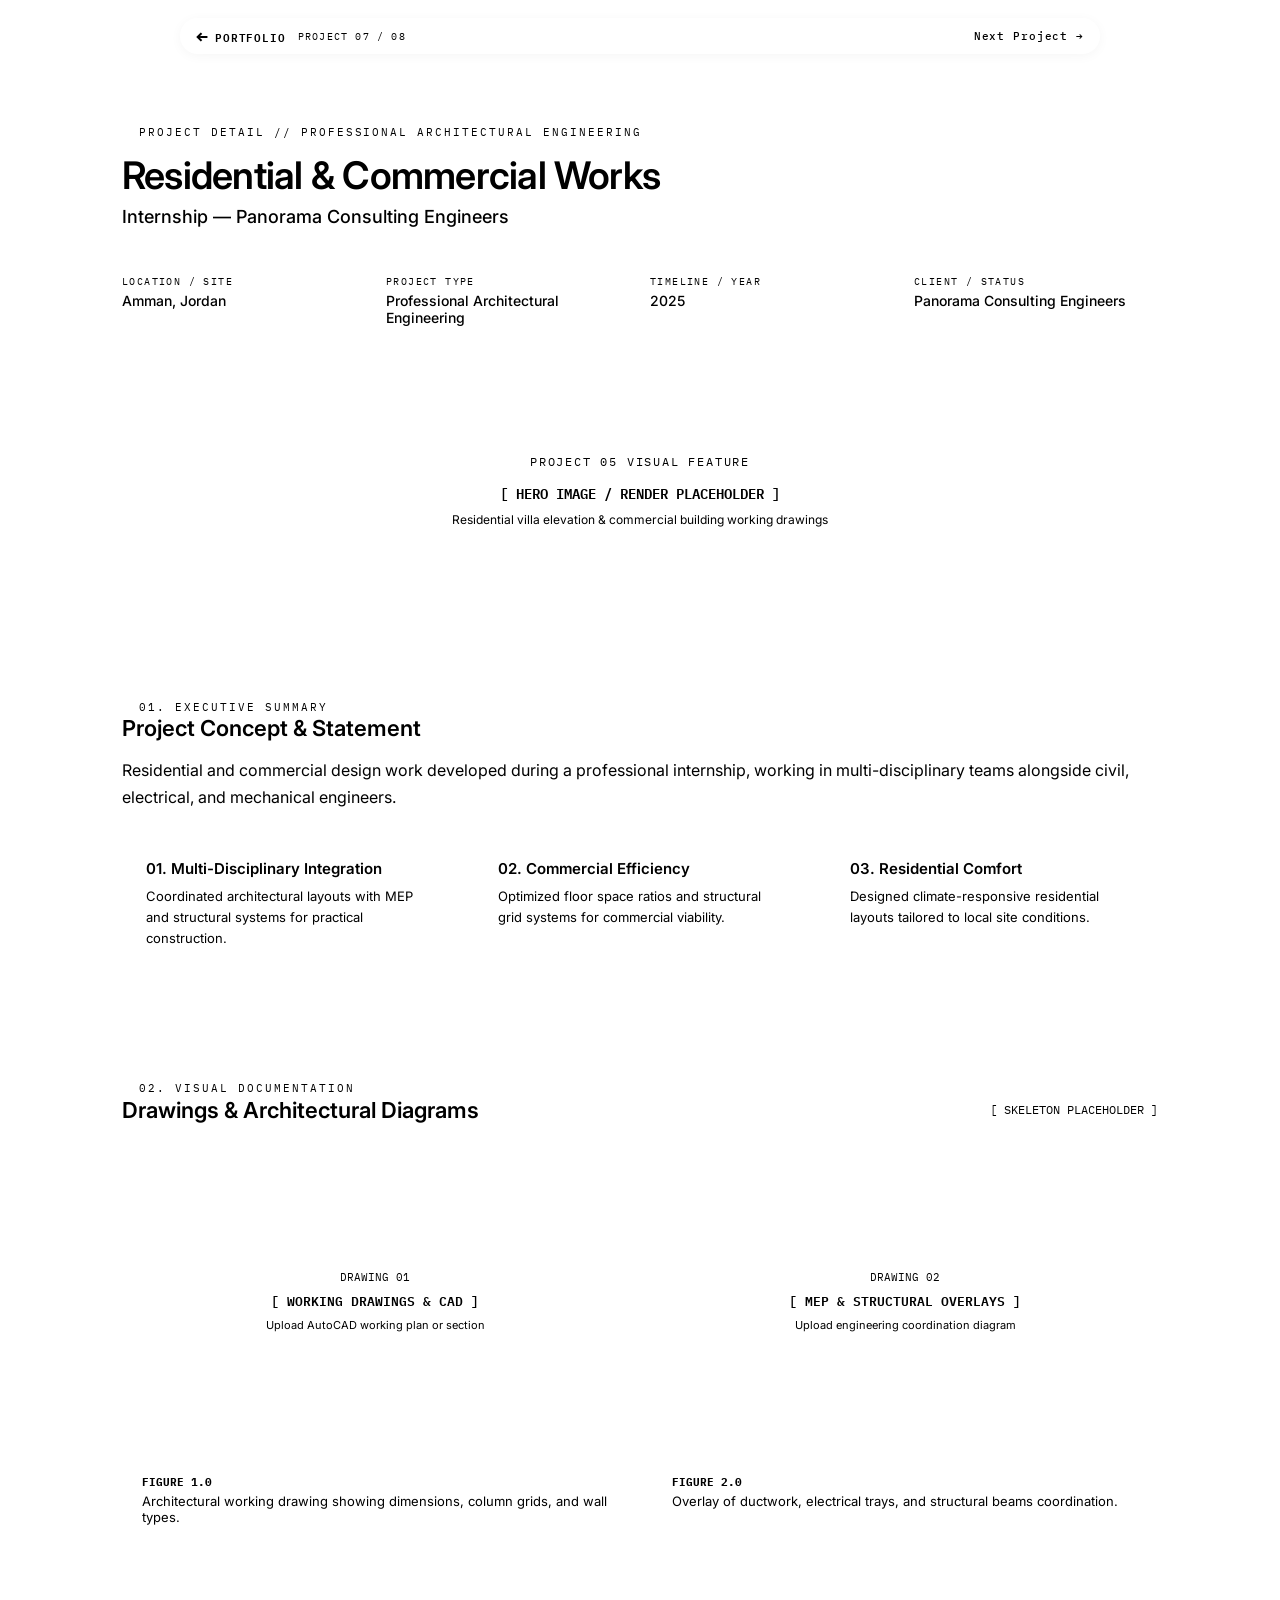
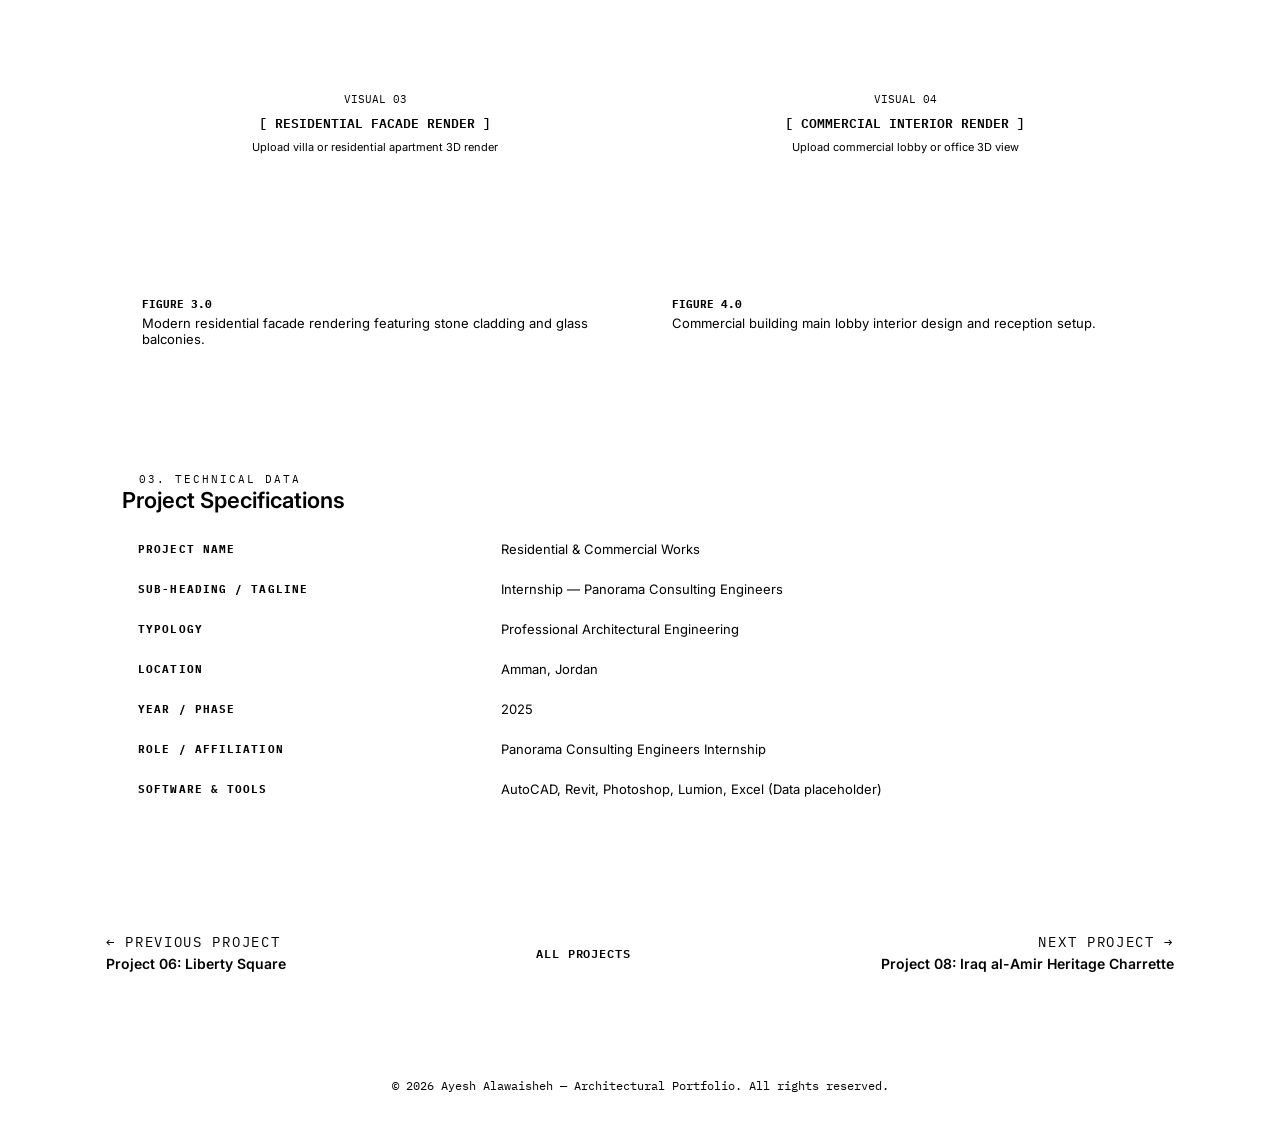
<file: residential-commercial.html>
﻿<!DOCTYPE html>
<html lang="en">
<head>
  <meta charset="UTF-8">
  <meta name="viewport" content="width=device-width, initial-scale=1.0">
  <title>Residential & Commercial Works | Ayesh Alawaisheh Portfolio</title>
  <meta name="description" content="Residential & Commercial Works - Internship — Panorama Consulting Engineers by Ayesh Alawaisheh. Detailed engineering & architectural project documentation.">
  <link rel="preconnect" href="https://fonts.googleapis.com">
  <link rel="preconnect" href="https://fonts.gstatic.com" crossorigin>
  <link href="https://fonts.googleapis.com/css2?family=IBM+Plex+Mono:ital,wght@0,400;0,500;0,600;1,400&family=Inter:wght@300;400;500;600;700&display=swap" rel="stylesheet">
  
  <link rel="stylesheet" href="project-style.css">
</head>
<body>

  <!-- Floating Nav -->
  <div class="nav-outer">
    <nav class="pill">
      <a href="index.html#work" class="back-btn">
        <span>←</span> <span>Portfolio</span>
      </a>
      <div class="nav-project-tag mono">PROJECT 07 / 08</div>
      <a href="iraq-al-amir.html" class="nav-next-btn">Next Project →</a>
    </nav>
  </div>

  <main class="wrap">
    <!-- Hero Header -->
    <section class="project-hero">
      <div class="project-header-card bp">
        <div class="eyebrow">PROJECT DETAIL // PROFESSIONAL ARCHITECTURAL ENGINEERING</div>
        <h1>Residential & Commercial Works</h1>
        <div class="project-subtitle">Internship — Panorama Consulting Engineers</div>

        <div class="meta-grid">
          <div class="meta-item">
            <span class="meta-label">Location / Site</span>
            <span class="meta-value">Amman, Jordan</span>
          </div>
          <div class="meta-item">
            <span class="meta-label">Project Type</span>
            <span class="meta-value">Professional Architectural Engineering</span>
          </div>
          <div class="meta-item">
            <span class="meta-label">Timeline / Year</span>
            <span class="meta-value">2025</span>
          </div>
          <div class="meta-item">
            <span class="meta-label">Client / Status</span>
            <span class="meta-value">Panorama Consulting Engineers</span>
          </div>
        </div>
      </div>

      <!-- Main Visual Showcase -->
      <div class="hero-media bp">
        <div style="padding:60px 20px; text-align:center; background:repeating-linear-gradient(135deg, var(--surface-2), var(--surface-2) 10px, var(--surface) 10px, var(--surface) 20px);">
          <div class="mono" style="font-size:12px; letter-spacing:0.15em; color:var(--text-dim); text-transform:uppercase; margin-bottom:12px;">PROJECT 05 VISUAL FEATURE</div>
          <div style="font-family:'IBM Plex Mono', monospace; font-size:14px; color:var(--accent); font-weight:600;">[ HERO IMAGE / RENDER PLACEHOLDER ]</div>
          <div style="font-size:12px; color:var(--text-soft); margin-top:8px;">Residential villa elevation & commercial building working drawings</div>
        </div>
      </div>
    </section>

    <!-- Overview Section -->
    <section class="section-card bp">
      <div class="eyebrow">01. EXECUTIVE SUMMARY</div>
      <h2 class="section-title">Project Concept & Statement</h2>
      <p class="project-summary">Residential and commercial design work developed during a professional internship, working in multi-disciplinary teams alongside civil, electrical, and mechanical engineers.</p>

      <div class="pillars-grid">
        <div class="pillar-card">
          <div class="pillar-title">01. Multi-Disciplinary Integration</div>
          <p class="pillar-text">Coordinated architectural layouts with MEP and structural systems for practical construction.</p>
        </div>
        <div class="pillar-card">
          <div class="pillar-title">02. Commercial Efficiency</div>
          <p class="pillar-text">Optimized floor space ratios and structural grid systems for commercial viability.</p>
        </div>
        <div class="pillar-card">
          <div class="pillar-title">03. Residential Comfort</div>
          <p class="pillar-text">Designed climate-responsive residential layouts tailored to local site conditions.</p>
        </div>
      </div>
    </section>

    <!-- Architectural Gallery & Drawings Skeleton Grid -->
    <section class="section-card bp">
      <div class="eyebrow">02. VISUAL DOCUMENTATION</div>
      <h2 class="section-title">
        <span>Drawings & Architectural Diagrams</span>
        <span class="mono" style="font-size:12px; font-weight:400; color:var(--text-dim);">[ SKELETON PLACEHOLDER ]</span>
      </h2>

      <div class="gallery-grid">
        <div class="gallery-item">
          <div class="gallery-thumb">
            <div class="mono" style="font-size:11px; color:var(--text-dim); margin-bottom:6px;">DRAWING 01</div>
            <div class="mono" style="font-size:13px; color:var(--accent); font-weight:600;">[ WORKING DRAWINGS & CAD ]</div>
            <div style="font-size:11px; color:var(--text-soft); margin-top:6px;">Upload AutoCAD working plan or section</div>
          </div>
          <div class="gallery-caption">
            <strong>Figure 1.0</strong>
            Architectural working drawing showing dimensions, column grids, and wall types.
          </div>
        </div>

        <div class="gallery-item">
          <div class="gallery-thumb">
            <div class="mono" style="font-size:11px; color:var(--text-dim); margin-bottom:6px;">DRAWING 02</div>
            <div class="mono" style="font-size:13px; color:var(--accent); font-weight:600;">[ MEP & STRUCTURAL OVERLAYS ]</div>
            <div style="font-size:11px; color:var(--text-soft); margin-top:6px;">Upload engineering coordination diagram</div>
          </div>
          <div class="gallery-caption">
            <strong>Figure 2.0</strong>
            Overlay of ductwork, electrical trays, and structural beams coordination.
          </div>
        </div>

        <div class="gallery-item">
          <div class="gallery-thumb">
            <div class="mono" style="font-size:11px; color:var(--text-dim); margin-bottom:6px;">VISUAL 03</div>
            <div class="mono" style="font-size:13px; color:var(--accent); font-weight:600;">[ RESIDENTIAL FACADE RENDER ]</div>
            <div style="font-size:11px; color:var(--text-soft); margin-top:6px;">Upload villa or residential apartment 3D render</div>
          </div>
          <div class="gallery-caption">
            <strong>Figure 3.0</strong>
            Modern residential facade rendering featuring stone cladding and glass balconies.
          </div>
        </div>

        <div class="gallery-item">
          <div class="gallery-thumb">
            <div class="mono" style="font-size:11px; color:var(--text-dim); margin-bottom:6px;">VISUAL 04</div>
            <div class="mono" style="font-size:13px; color:var(--accent); font-weight:600;">[ COMMERCIAL INTERIOR RENDER ]</div>
            <div style="font-size:11px; color:var(--text-soft); margin-top:6px;">Upload commercial lobby or office 3D view</div>
          </div>
          <div class="gallery-caption">
            <strong>Figure 4.0</strong>
            Commercial building main lobby interior design and reception setup.
          </div>
        </div>
      </div>
    </section>

    <!-- Technical Specs Skeleton -->
    <section class="section-card bp">
      <div class="eyebrow">03. TECHNICAL DATA</div>
      <h2 class="section-title">Project Specifications</h2>

      <table class="specs-table">
        <tr>
          <th>Project Name</th>
          <td>Residential & Commercial Works</td>
        </tr>
        <tr>
          <th>Sub-heading / Tagline</th>
          <td>Internship — Panorama Consulting Engineers</td>
        </tr>
        <tr>
          <th>Typology</th>
          <td>Professional Architectural Engineering</td>
        </tr>
        <tr>
          <th>Location</th>
          <td>Amman, Jordan</td>
        </tr>
        <tr>
          <th>Year / Phase</th>
          <td>2025</td>
        </tr>
        <tr>
          <th>Role / Affiliation</th>
          <td>Panorama Consulting Engineers Internship</td>
        </tr>
        <tr>
          <th>Software & Tools</th>
          <td>AutoCAD, Revit, Photoshop, Lumion, Excel (Data placeholder)</td>
        </tr>
      </table>
    </section>

    <!-- Project Navigation Footer -->
    <div class="project-nav-footer">
      <a href="liberty-square.html" class="proj-nav-link">
        <span class="proj-nav-label">← Previous Project</span>
        <span class="proj-nav-title">Project 06: Liberty Square</span>
      </a>

      <a href="index.html#work" class="back-btn mono" style="font-size:12px; background:var(--surface); padding:14px 20px; border:1px solid var(--border); border-radius:8px;">
        All Projects
      </a>

      <a href="iraq-al-amir.html" class="proj-nav-link" style="text-align:right;">
        <span class="proj-nav-label">Next Project →</span>
        <span class="proj-nav-title">Project 08: Iraq al-Amir Heritage Charrette</span>
      </a>
    </div>
  </main>

  <footer>
    <div class="wrap mono" style="font-size:12px;">
      © 2026 Ayesh Alawaisheh — Architectural Portfolio. All rights reserved.
    </div>
  </footer>

<script>

</script>

</body>
</html>
</file>
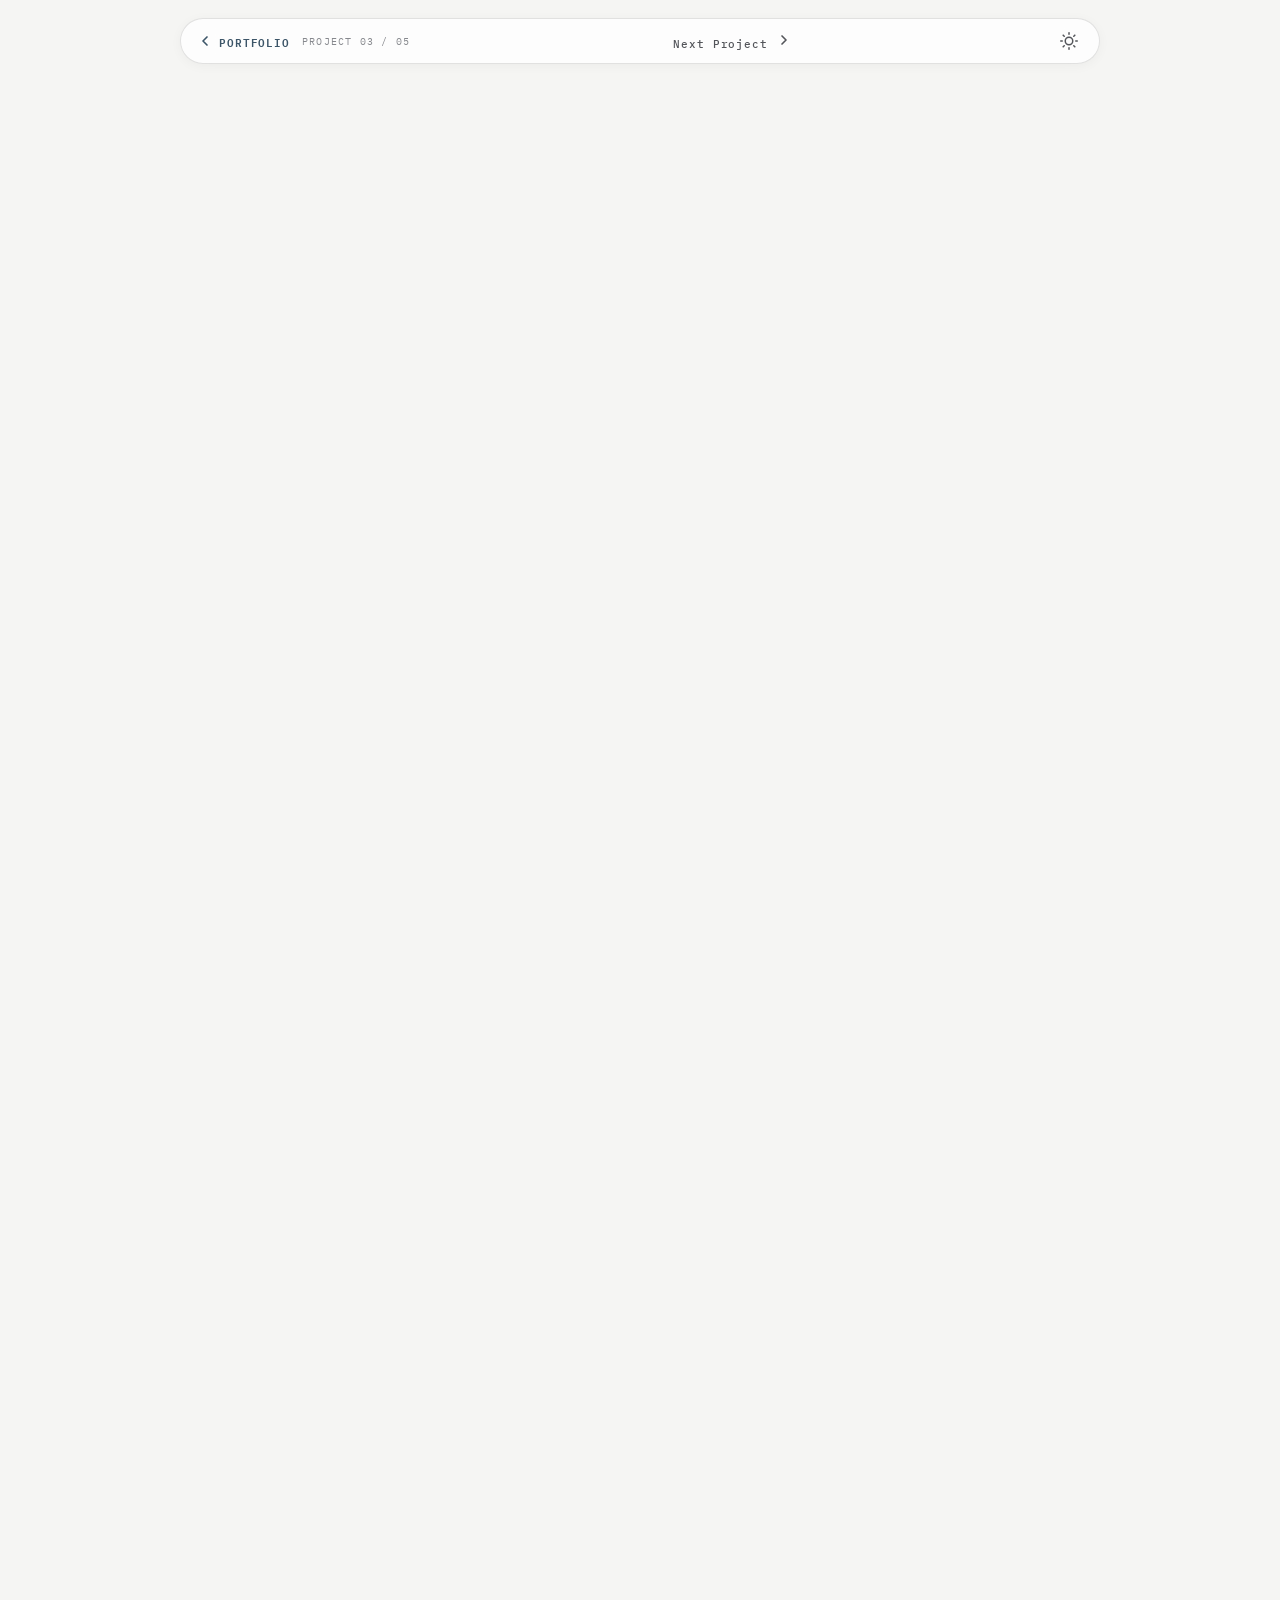
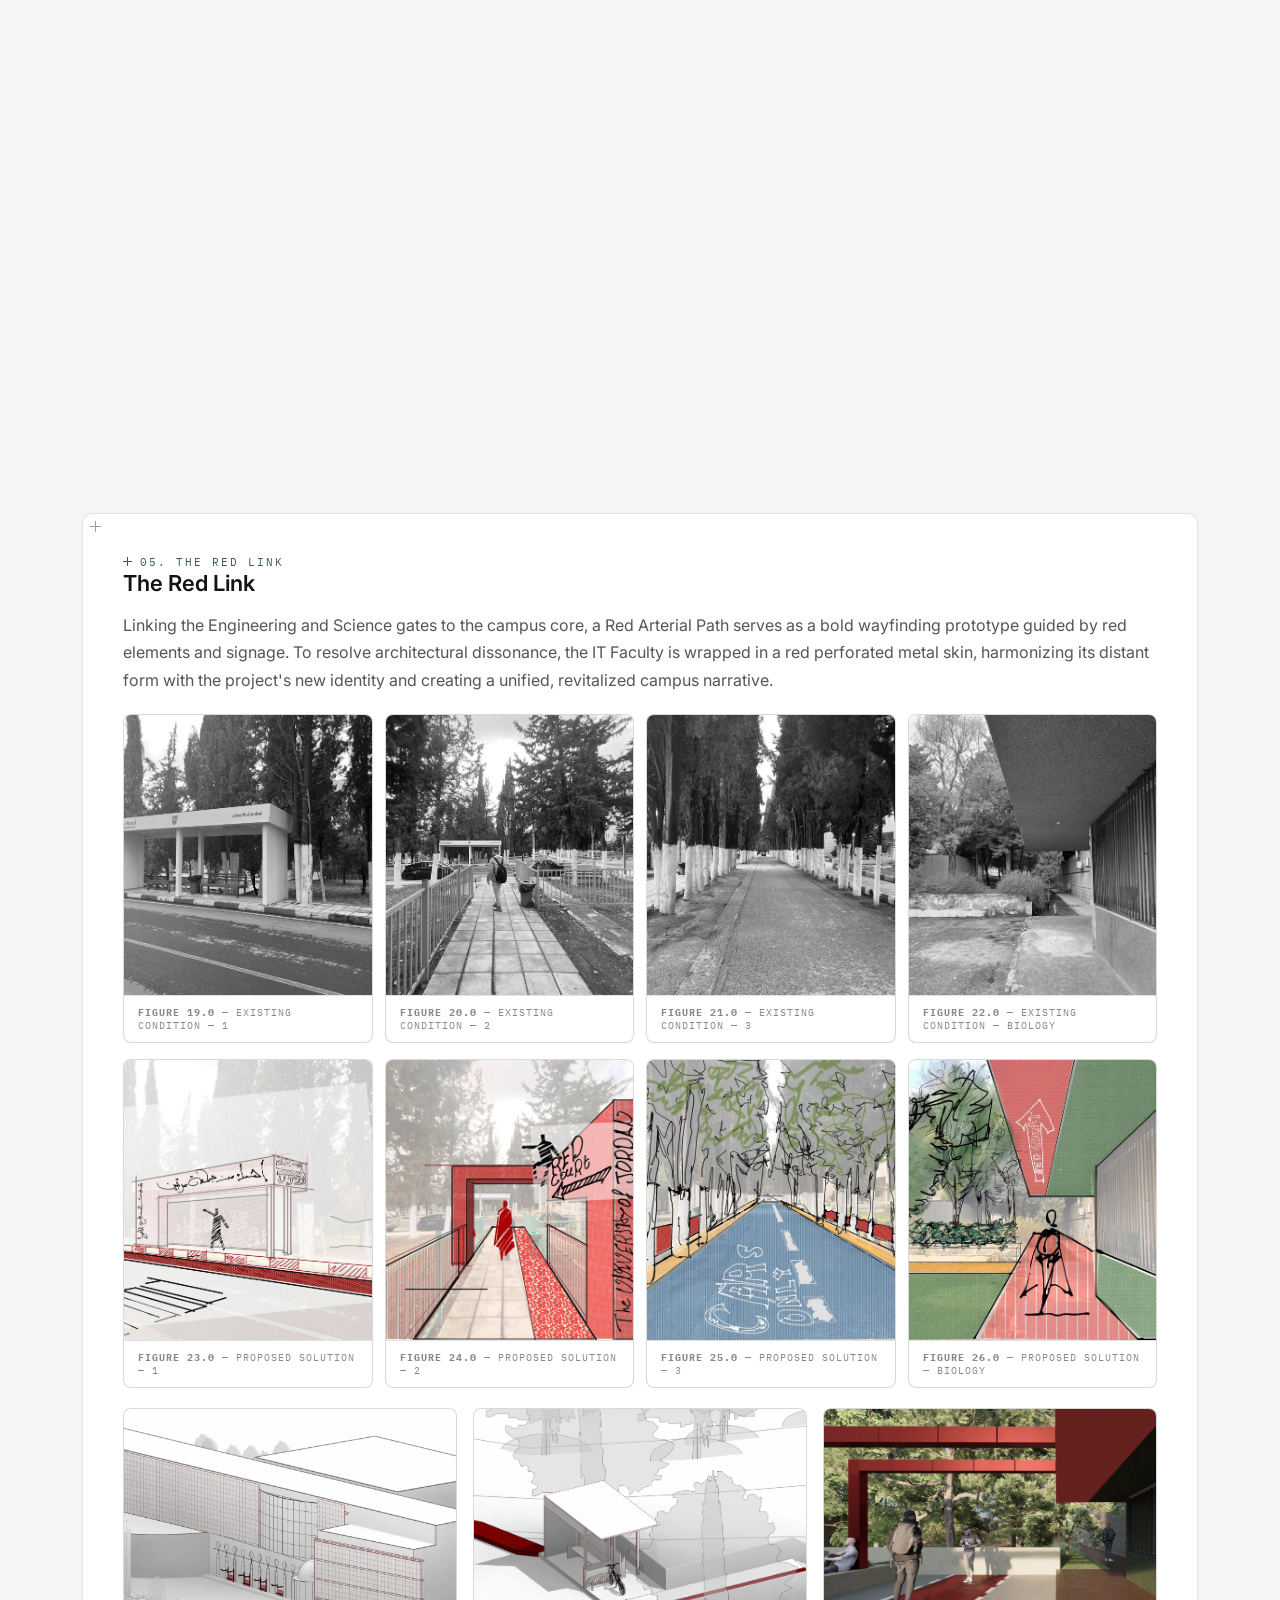
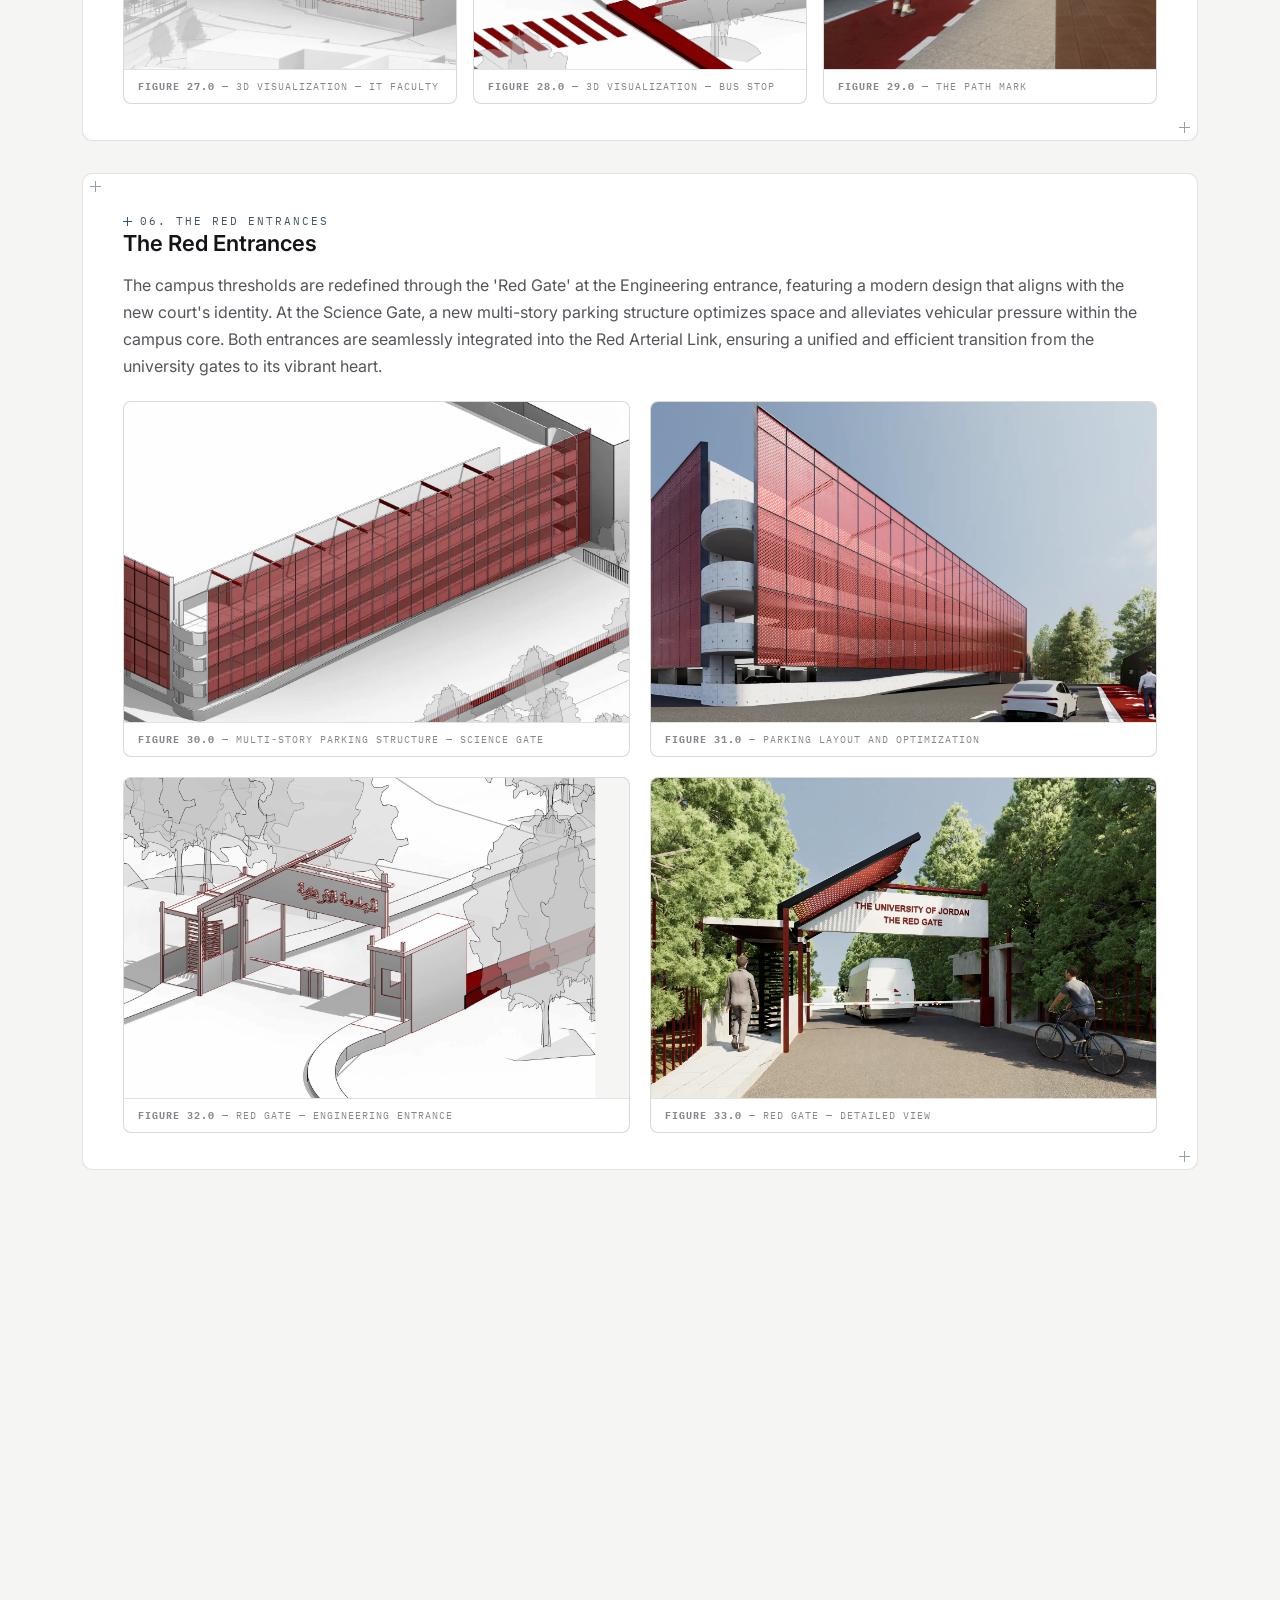
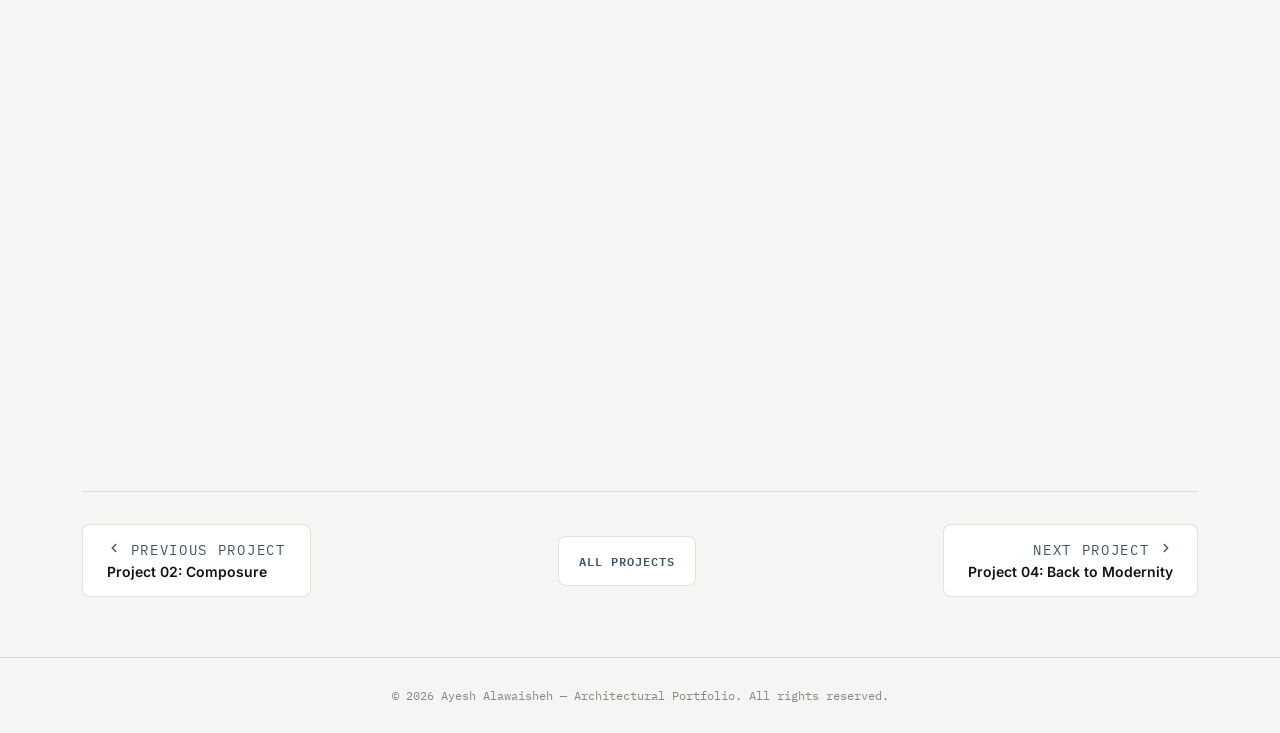
<file: the-red-mark.html>
<!DOCTYPE html>
<html lang="en">
<head>
  <meta charset="UTF-8">
  <meta name="viewport" content="width=device-width, initial-scale=1.0">
  <title>The Red Mark | Ayesh Alawaisheh Portfolio</title>
  <meta name="description" content="The Red Mark — University of Jordan Integrated Artery Framework by Ayesh Alawaisheh. Campus circulation and public space transformation.">
  <link rel="preconnect" href="https://fonts.googleapis.com">
  <link rel="preconnect" href="https://fonts.gstatic.com" crossorigin>
  <link href="https://fonts.googleapis.com/css2?family=IBM+Plex+Mono:ital,wght@0,400;0,500;0,600;1,400&family=Inter:wght@300;400;500;600;700&display=swap" rel="stylesheet">
  
  <link rel="stylesheet" href="project-style.css">
</head>
<body>

  <!-- Floating Nav -->
  <div class="nav-outer">
    <nav class="pill">
      <a href="index.html#work" class="back-btn">
        <svg width="16" height="16" viewBox="0 0 24 24" fill="none" stroke="currentColor" stroke-width="2.5" stroke-linecap="round" stroke-linejoin="round"><polyline points="15 18 9 12 15 6"/></svg> <span>Portfolio</span>
      </a>
      <div class="nav-project-tag mono">PROJECT 03 / 05</div>
      <a href="back-to-modernity.html" class="nav-next-btn">Next Project <svg width="16" height="16" viewBox="0 0 24 24" fill="none" stroke="currentColor" stroke-width="2.5" stroke-linecap="round" stroke-linejoin="round"><polyline points="9 18 15 12 9 6"/></svg></a>
      <button class="theme-toggle" id="themeToggle" aria-label="Toggle theme" title="Toggle dark/light mode">
        <svg class="sun-moon" viewBox="0 0 24 24" width="18" height="18" fill="none" stroke="currentColor" stroke-width="2" stroke-linecap="round" stroke-linejoin="round">
          <circle class="sun" cx="12" cy="12" r="5"/>
          <path class="moon" d="M12 3a9 9 0 1 0 9 9c-4 0-7-3-7-7 0-1 .2-2 .7-3z"/>
          <g class="rays">
            <line x1="12" y1="1" x2="12" y2="3"/><line x1="12" y1="21" x2="12" y2="23"/>
            <line x1="4.22" y1="4.22" x2="5.64" y2="5.64"/><line x1="18.36" y1="18.36" x2="19.78" y2="19.78"/>
            <line x1="1" y1="12" x2="3" y2="12"/><line x1="21" y1="12" x2="23" y2="12"/>
            <line x1="4.22" y1="19.78" x2="5.64" y2="18.36"/><line x1="18.36" y1="5.64" x2="19.78" y2="4.22"/>
          </g>
        </svg>
      </button>
    </nav>
  </div>

  <main class="wrap">
    <!-- Hero Header -->
    <section class="project-hero reveal-card">
      <div class="hero-image-wrap bp">
        <img src="redmark-hero.webp" alt="The Red Mark" class="hero-img">
        <div class="hero-fade"></div>
      </div>

      <div class="project-header-card bp">
        <div class="eyebrow">PROJECT DETAIL // CAMPUS MASTERPLAN / PUBLIC SPACE</div>
        <h1>The Red Mark</h1>
        <div class="project-subtitle">University of Jordan — Integrated Artery Framework</div>

        <div class="meta-grid">
          <div class="meta-item">
            <span class="meta-label">Location / Site</span>
            <span class="meta-value">Amman, Jordan — University of Jordan</span>
          </div>
          <div class="meta-item">
            <span class="meta-label">Project Type</span>
            <span class="meta-value">Campus Masterplan / Public Space</span>
          </div>
          <div class="meta-item">
            <span class="meta-label">Timeline / Year</span>
            <span class="meta-value">2025</span>
          </div>
          <div class="meta-item">
            <span class="meta-label">Client / Status</span>
            <span class="meta-value">Academic / University Project</span>
        </div>
      </div>
    </div>
  </section>

    <!-- Overview Section -->
    <section class="section-card bp reveal-card">
      <div class="eyebrow">01. PROJECT OVERVIEW</div>
      <h2 class="section-title">Project Description</h2>
      <p class="project-summary">Addresses the University of Jordan's Engineering and Science sector's critical spatial identity crisis—characterized by fragmented public spaces, visually weak entrance gates, and aesthetic dissonance—by implementing a strategic "Integrated Artery Framework" that treats campus circulation as a high-visibility living pulse. This transformative intervention unifies the campus through a continuous red arterial path that directs movement from redefined, functional gateways to a revitalized Science Court, successfully transforming dormant transition zones into high-energy social hubs.</p>
    </section>

    <!-- Site Analysis -->
    <section class="section-card bp reveal-card">
      <div class="eyebrow">02. SITE ANALYSIS</div>
      <h2 class="section-title">Site Forces &amp; Approach</h2>

      <div class="site-image-wide">
        <img src="redmark-site-plan.webp" alt="Site plan showing main forces and approach" class="clickable-img">
        <span class="site-image-label">Site plan — the main forces that framed the site and the design approach</span>
      </div>

      <div class="project-grid-3col" style="margin-top:20px;">
        <div class="project-grid-item">
          <img src="redmark-layer-1.webp" alt="Layer 1 analysis" class="clickable-img">
          <span class="site-image-label"><strong>Figure 1.0</strong> — Initial analysis and axis identification</span>
        </div>
        <div class="project-grid-item">
          <img src="redmark-layer-4.webp" alt="Layer 4 analysis" class="clickable-img">
          <span class="site-image-label"><strong>Figure 2.0</strong> — Spatial separation and axis development</span>
        </div>
        <div class="project-grid-item">
          <img src="redmark-layer-5.webp" alt="Layer 5 analysis" class="clickable-img">
          <span class="site-image-label"><strong>Figure 3.0</strong> — Defining the working space and final articulation</span>
        </div>
      </div>
    </section>

    <!-- Design Application -->
    <section class="section-card bp reveal-card">
      <div class="eyebrow">03. DESIGN APPLICATION — VILLAGE</div>
      <h2 class="section-title">Science Court</h2>
      <p class="project-summary">The redesign of the Science Court and the 'Village' revitalizes underutilized zones—specifically the open area fronting the Biology Department—into a high-energy social hub. By reconfiguring the landscape and introducing modular metal kiosks alongside a flexible seating system, the space is transformed into an active destination for students. This intervention is unified by the surgical red-painting of the Geology Building's perforated brick facade, harmonizing tactile heritage with modern functionality and the crimson arterial path to create a vibrant, integrated academic environment.</p>

      <div class="project-grid-4col" style="margin-top:20px;">
        <div class="project-grid-item">
          <img src="redmark-vg1.webp" alt="Current court view 1" class="clickable-img bw">
          <span class="site-image-label"><strong>Figure 6.0</strong> — View 1</span>
        </div>
        <div class="project-grid-item">
          <img src="redmark-vg2.webp" alt="Current court view 2" class="clickable-img bw">
          <span class="site-image-label"><strong>Figure 7.0</strong> — View 2</span>
        </div>
        <div class="project-grid-item">
          <img src="redmark-vg3.webp" alt="Current court view 3" class="clickable-img bw">
          <span class="site-image-label"><strong>Figure 8.0</strong> — View 3</span>
        </div>
        <div class="project-grid-item">
          <img src="redmark-vg4.webp" alt="Current court view 4" class="clickable-img bw">
          <span class="site-image-label"><strong>Figure 9.0</strong> — View 4</span>
        </div>
      </div>

      <div class="site-image-wide" style="margin-top:24px;">
        <img src="redmark-village-3d.webp" alt="3D village view" class="clickable-img">
        <span class="site-image-label"><strong>Figure 10.0</strong> — 3D visualization of the Village redesign</span>
      </div>

      <div class="project-grid-3col" style="margin-top:20px;">
        <div class="project-grid-item">
          <img src="redmark-village-test.webp" alt="Village test view" class="clickable-img">
          <span class="site-image-label"><strong>Figure 11.0</strong> — Test view of the Village intervention</span>
        </div>
        <div class="project-grid-item">
          <img src="redmark-village-perf.webp" alt="Perforated facade detail" class="clickable-img">
          <span class="site-image-label"><strong>Figure 12.0</strong> — Perforated brick facade detail</span>
        </div>
        <div class="project-grid-item">
          <img src="redmark-village-plan.webp" alt="Village plan" class="clickable-img">
          <span class="site-image-label"><strong>Figure 13.0</strong> — Village plan layout</span>
        </div>
      </div>
    </section>

    <!-- Design Application - Biology Plaza -->
    <section class="section-card bp reveal-card">
      <div class="eyebrow">04. DESIGN APPLICATION — BIOLOGY PLAZA</div>
      <h2 class="section-title">Biology Plaza</h2>
      <p class="project-summary">The open area fronting the Biology Department is reimagined as a vibrant plaza — the existing fragmented conditions are analyzed and transformed through the Integrated Artery Framework into a cohesive, high-energy social destination.</p>

      <div class="project-grid-2col" style="margin-top:20px;">
        <div class="project-grid-item">
          <img src="redmark-bio1.webp" alt="Biology building current view 1" class="clickable-img bw">
          <span class="site-image-label"><strong>Figure 4.0</strong> — Biology Department — existing condition</span>
        </div>
        <div class="project-grid-item">
          <img src="redmark-bio2.webp" alt="Biology building current view 2" class="clickable-img bw">
          <span class="site-image-label"><strong>Figure 5.0</strong> — Biology Department — existing condition</span>
        </div>
      </div>

      <div class="project-grid-2col" style="margin-top:24px;">
        <div class="project-grid-item">
          <img src="redmark-court-3d-1.webp" alt="3D red court view 1" class="clickable-img">
          <span class="site-image-label"><strong>Figure 14.0</strong> — 3D visualization of the Red Court — perspective 1</span>
        </div>
        <div class="project-grid-item">
          <img src="redmark-court-3d-3.webp" alt="3D red court view 3" class="clickable-img">
          <span class="site-image-label"><strong>Figure 15.0</strong> — 3D visualization of the Red Court — perspective 2</span>
        </div>
      </div>

      <div class="project-grid-3col" style="margin-top:20px;">
        <div class="project-grid-item">
          <img src="redmark-image-1.webp" alt="Image 1" class="clickable-img">
          <span class="site-image-label"><strong>Figure 16.0</strong> — Detailed view of the intervention</span>
        </div>
        <div class="project-grid-item">
          <img src="redmark-scene-7.webp" alt="Scene 7" class="clickable-img">
          <span class="site-image-label"><strong>Figure 17.0</strong> — Scene 7 — spatial experience</span>
        </div>
        <div class="project-grid-item">
          <img src="redmark-court-plan.webp" alt="Red court plan" class="clickable-img">
          <span class="site-image-label"><strong>Figure 18.0</strong> — Red Court plan layout</span>
        </div>
      </div>
    </section>

    <!-- The Red Link -->
    <section class="section-card bp reveal-card">
      <div class="eyebrow">05. THE RED LINK</div>
      <h2 class="section-title">The Red Link</h2>
      <p class="project-summary">Linking the Engineering and Science gates to the campus core, a Red Arterial Path serves as a bold wayfinding prototype guided by red elements and signage. To resolve architectural dissonance, the IT Faculty is wrapped in a red perforated metal skin, harmonizing its distant form with the project's new identity and creating a unified, revitalized campus narrative.</p>

      <div class="project-grid-4col" style="margin-top:20px;">
        <div class="project-grid-item">
          <img src="redmark-link-1.webp" alt="Link condition 1" class="clickable-img bw">
          <span class="site-image-label"><strong>Figure 19.0</strong> — Existing condition — 1</span>
        </div>
        <div class="project-grid-item">
          <img src="redmark-link-2.webp" alt="Link condition 2" class="clickable-img bw">
          <span class="site-image-label"><strong>Figure 20.0</strong> — Existing condition — 2</span>
        </div>
        <div class="project-grid-item">
          <img src="redmark-link-3.webp" alt="Link condition 3" class="clickable-img bw">
          <span class="site-image-label"><strong>Figure 21.0</strong> — Existing condition — 3</span>
        </div>
        <div class="project-grid-item">
          <img src="redmark-bio1.webp" alt="Biology condition" class="clickable-img bw">
          <span class="site-image-label"><strong>Figure 22.0</strong> — Existing condition — Biology</span>
        </div>
      </div>

      <div class="project-grid-4col" style="margin-top:16px;">
        <div class="project-grid-item">
          <img src="redmark-sol-1.webp" alt="Solution 1" class="clickable-img">
          <span class="site-image-label"><strong>Figure 23.0</strong> — Proposed solution — 1</span>
        </div>
        <div class="project-grid-item">
          <img src="redmark-sol-2.webp" alt="Solution 2" class="clickable-img">
          <span class="site-image-label"><strong>Figure 24.0</strong> — Proposed solution — 2</span>
        </div>
        <div class="project-grid-item">
          <img src="redmark-sol-3.webp" alt="Solution 3" class="clickable-img">
          <span class="site-image-label"><strong>Figure 25.0</strong> — Proposed solution — 3</span>
        </div>
        <div class="project-grid-item">
          <img src="redmark-sol-bio.webp" alt="Solution Biology" class="clickable-img">
          <span class="site-image-label"><strong>Figure 26.0</strong> — Proposed solution — Biology</span>
        </div>
      </div>

      <div class="project-grid-3col" style="margin-top:20px;">
        <div class="project-grid-item">
          <img src="redmark-3d-it.webp" alt="3D IT Faculty" class="clickable-img">
          <span class="site-image-label"><strong>Figure 27.0</strong> — 3D visualization — IT Faculty</span>
        </div>
        <div class="project-grid-item">
          <img src="redmark-3d-bus.webp" alt="3D bus stop" class="clickable-img">
          <span class="site-image-label"><strong>Figure 28.0</strong> — 3D visualization — Bus stop</span>
        </div>
        <div class="project-grid-item">
          <img src="redmark-layer-12.webp" alt="The Path Mark" class="clickable-img">
          <span class="site-image-label"><strong>Figure 29.0</strong> — The Path Mark</span>
        </div>
      </div>
    </section>

    <!-- The Red Entrances -->
    <section class="section-card bp reveal-card">
      <div class="eyebrow">06. THE RED ENTRANCES</div>
      <h2 class="section-title">The Red Entrances</h2>
      <p class="project-summary">The campus thresholds are redefined through the 'Red Gate' at the Engineering entrance, featuring a modern design that aligns with the new court's identity. At the Science Gate, a new multi-story parking structure optimizes space and alleviates vehicular pressure within the campus core. Both entrances are seamlessly integrated into the Red Arterial Link, ensuring a unified and efficient transition from the university gates to its vibrant heart.</p>

      <div class="project-grid-2col" style="margin-top:20px;">
        <div class="project-grid-item">
          <img src="redmark-parking-3d.webp" alt="3D parking structure" class="clickable-img">
          <span class="site-image-label"><strong>Figure 30.0</strong> — Multi-story parking structure — Science Gate</span>
        </div>
        <div class="project-grid-item">
          <img src="redmark-parking-plan.webp" alt="Parking plan" class="clickable-img">
          <span class="site-image-label"><strong>Figure 31.0</strong> — Parking layout and optimization</span>
        </div>
      </div>

      <div class="project-grid-2col" style="margin-top:20px;">
        <div class="project-grid-item">
          <img src="redmark-gate-3d.webp" alt="Gate 3D" class="clickable-img">
          <span class="site-image-label"><strong>Figure 32.0</strong> — Red Gate — Engineering entrance</span>
        </div>
        <div class="project-grid-item">
          <img src="redmark-gate-red.webp" alt="Red gate upscaled" class="clickable-img">
          <span class="site-image-label"><strong>Figure 33.0</strong> — Red Gate — detailed view</span>
        </div>
      </div>
    </section>

    <!-- The Red Identity -->
    <section class="section-card bp reveal-card">
      <div class="eyebrow">07. THE RED IDENTITY</div>
      <h2 class="section-title">The Red Identity</h2>
      <p class="project-summary">To preserve the spatial identity and visual coherence of the intervention, all furniture elements were designed within a unified language — consistent in material, color, and form. From seating to lighting and signage, every piece reinforces the red arterial narrative, creating a seamless and recognizable campus vocabulary that ties the entire project together.</p>

      <div class="project-grid-3col" style="margin-top:20px;">
        <div class="project-grid-item">
          <img src="redmark-layer-14.webp" alt="Layer 14" class="clickable-img">
          <span class="site-image-label"><strong>Figure 34.0</strong> — Furniture design — Element 1</span>
        </div>
        <div class="project-grid-item">
          <img src="redmark-layer-15.webp" alt="Layer 15" class="clickable-img">
          <span class="site-image-label"><strong>Figure 35.0</strong> — Furniture design — Element 2</span>
        </div>
        <div class="project-grid-item">
          <img src="redmark-layer-16.webp" alt="Layer 16" class="clickable-img">
          <span class="site-image-label"><strong>Figure 36.0</strong> — Furniture design — Element 3</span>
        </div>
      </div>

      <div class="project-grid-3col" style="margin-top:20px;">
        <div class="project-grid-item">
          <img src="redmark-layer-17.webp" alt="Layer 17" class="clickable-img">
          <span class="site-image-label"><strong>Figure 37.0</strong> — Furniture design — Element 4</span>
        </div>
        <div class="project-grid-item">
          <img src="redmark-layer-19.webp" alt="Layer 19" class="clickable-img">
          <span class="site-image-label"><strong>Figure 38.0</strong> — Furniture design — Element 5</span>
        </div>
      </div>
    </section>

    <!-- Project Navigation Footer -->
    <div class="project-nav-footer">
      <a href="composure.html" class="proj-nav-link">
        <span class="proj-nav-label"><svg width="14" height="14" viewBox="0 0 24 24" fill="none" stroke="currentColor" stroke-width="2.5" stroke-linecap="round" stroke-linejoin="round"><polyline points="15 18 9 12 15 6"/></svg> Previous Project</span>
        <span class="proj-nav-title">Project 02: Composure</span>
      </a>

      <a href="index.html#work" class="back-btn mono" style="font-size:12px; background:var(--surface); padding:14px 20px; border:1px solid var(--border); border-radius:8px;">
        All Projects
      </a>

      <a href="back-to-modernity.html" class="proj-nav-link" style="text-align:right;">
        <span class="proj-nav-label">Next Project <svg width="14" height="14" viewBox="0 0 24 24" fill="none" stroke="currentColor" stroke-width="2.5" stroke-linecap="round" stroke-linejoin="round"><polyline points="9 18 15 12 9 6"/></svg></span>
        <span class="proj-nav-title">Project 04: Back to Modernity</span>
      </a>
    </div>
  </main>

  <footer>
    <div class="wrap mono" style="font-size:12px;">
      &copy; 2026 Ayesh Alawaisheh — Architectural Portfolio. All rights reserved.
    </div>
  </footer>

<script>
(function() {
  var cards = document.querySelectorAll('.reveal-card');
  var observer = new IntersectionObserver(function(entries) {
    entries.forEach(function(entry) {
      if (entry.isIntersecting) {
        entry.target.classList.add('visible');
      } else {
        entry.target.classList.remove('visible');
      }
    });
  }, { threshold: 0 });
  cards.forEach(function(card) { observer.observe(card); });
})();
</script>

<div id="lightbox" class="lightbox">
  <span class="lightbox-close" onclick="closeLightbox()">&times;</span>
  <span class="lightbox-nav lightbox-prev" onclick="navigateLightbox(-1)">&#10094;</span>
  <span class="lightbox-nav lightbox-next" onclick="navigateLightbox(1)">&#10095;</span>
  <img class="lightbox-content" id="lightbox-img">
  <span class="lightbox-counter" id="lightbox-counter"></span>
</div>

<script>
var lightboxImages = [];
var currentIndex = 0;

document.querySelectorAll('.clickable-img').forEach(function(img, i) {
  lightboxImages.push(img);
  img.addEventListener('click', function(e) {
    e.stopPropagation();
    currentIndex = i;
    openLightbox();
  });
});

function openLightbox() {
  var img = document.getElementById('lightbox-img');
  img.classList.remove('fade-out');
  img.src = lightboxImages[currentIndex].src;
  document.getElementById('lightbox-counter').textContent = (currentIndex + 1) + ' / ' + lightboxImages.length;
  document.getElementById('lightbox').style.display = 'flex';
}

function navigateLightbox(dir) {
  var img = document.getElementById('lightbox-img');
  img.classList.add('fade-out');
  setTimeout(function() {
    currentIndex += dir;
    if (currentIndex < 0) currentIndex = lightboxImages.length - 1;
    if (currentIndex >= lightboxImages.length) currentIndex = 0;
    img.src = lightboxImages[currentIndex].src;
    img.classList.remove('fade-out');
    document.getElementById('lightbox-counter').textContent = (currentIndex + 1) + ' / ' + lightboxImages.length;
  }, 200);
}

function closeLightbox() {
  document.getElementById('lightbox').style.display = 'none';
}

document.getElementById('lightbox').addEventListener('click', function(e) {
  if (e.target === this) closeLightbox();
});

document.addEventListener('keydown', function(e) {
  if (document.getElementById('lightbox').style.display === 'flex') {
    if (e.key === 'ArrowLeft') { e.preventDefault(); navigateLightbox(-1); }
    if (e.key === 'ArrowRight') { e.preventDefault(); navigateLightbox(1); }
    if (e.key === 'Escape') { e.preventDefault(); closeLightbox(); }
  }
});
</script>

<script>
(function() {
  var btn = document.getElementById('themeToggle');
  var saved = localStorage.getItem('theme') || 'light';
  document.documentElement.setAttribute('data-theme', saved);
  btn.addEventListener('click', function() {
    var current = document.documentElement.getAttribute('data-theme');
    var next = current === 'dark' ? 'light' : 'dark';
    document.documentElement.setAttribute('data-theme', next);
    localStorage.setItem('theme', next);
  });
})();
</script>

</body>
</html>
</file>
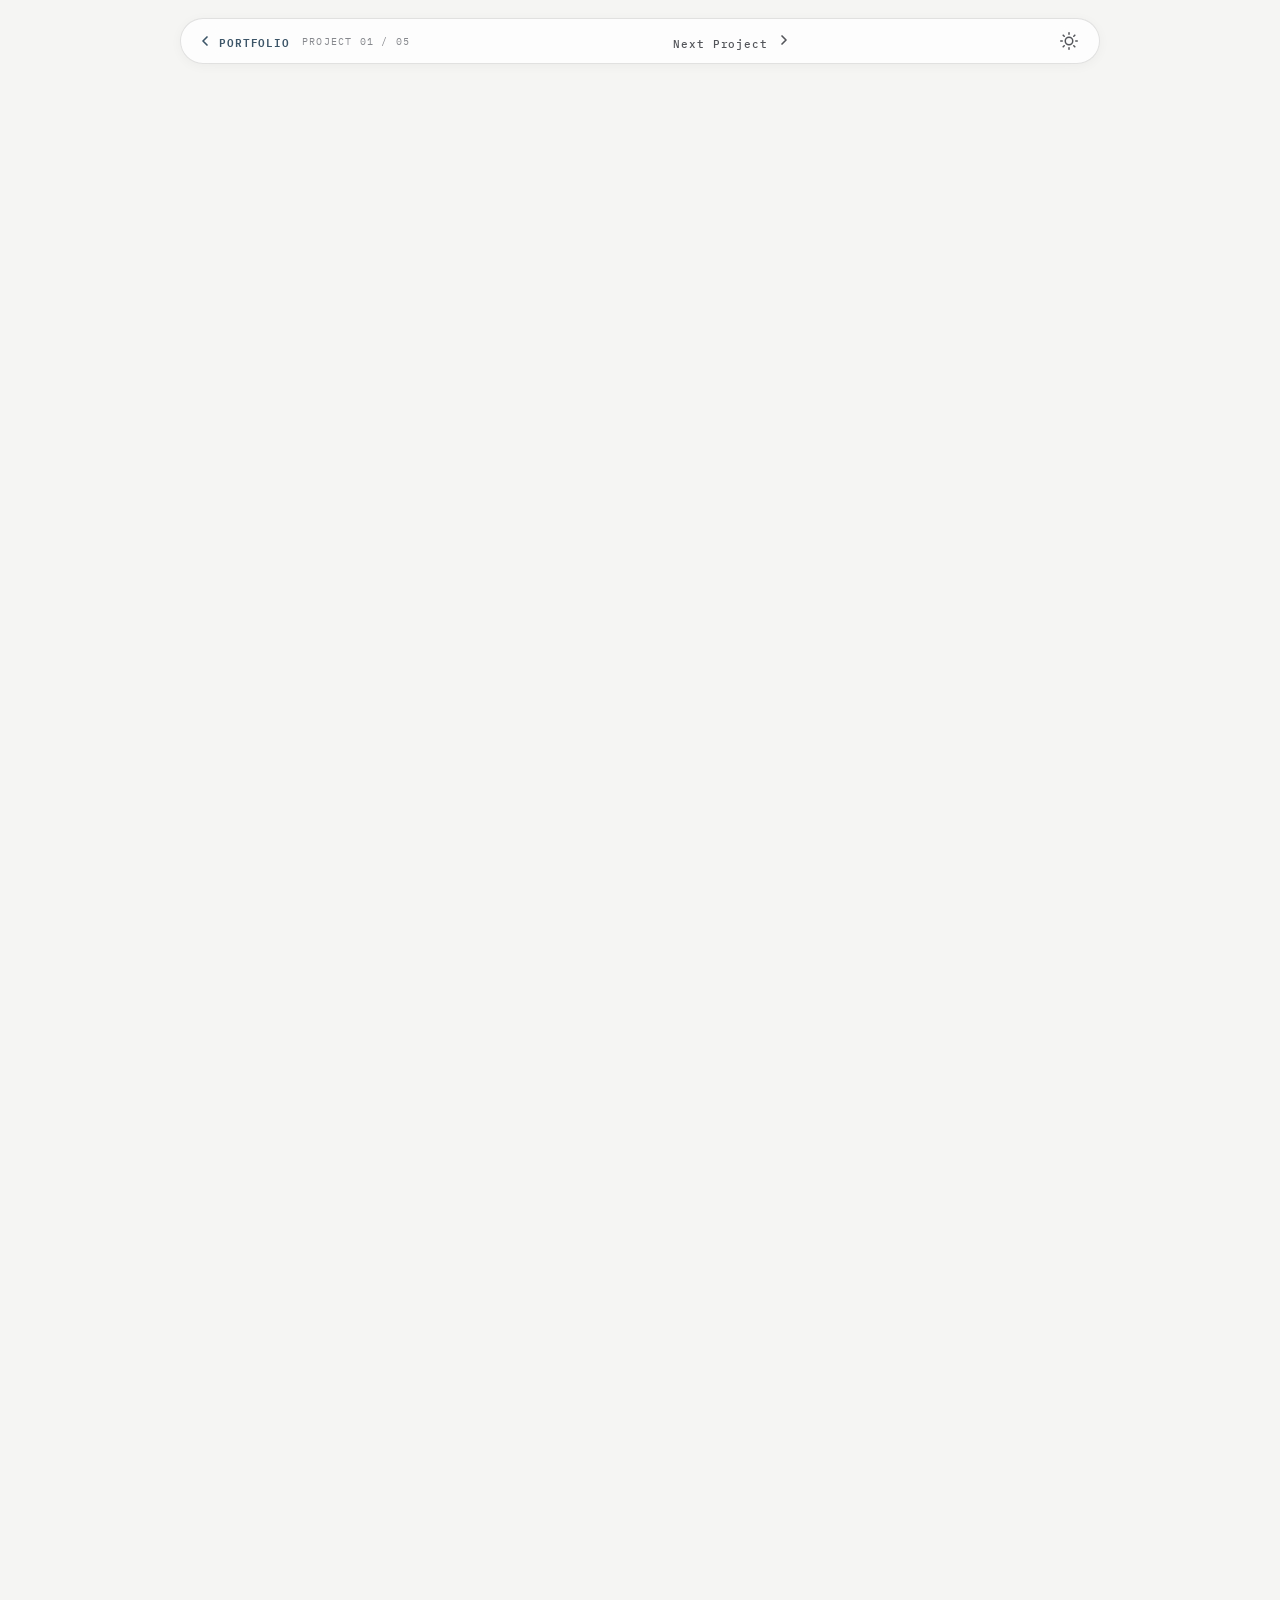
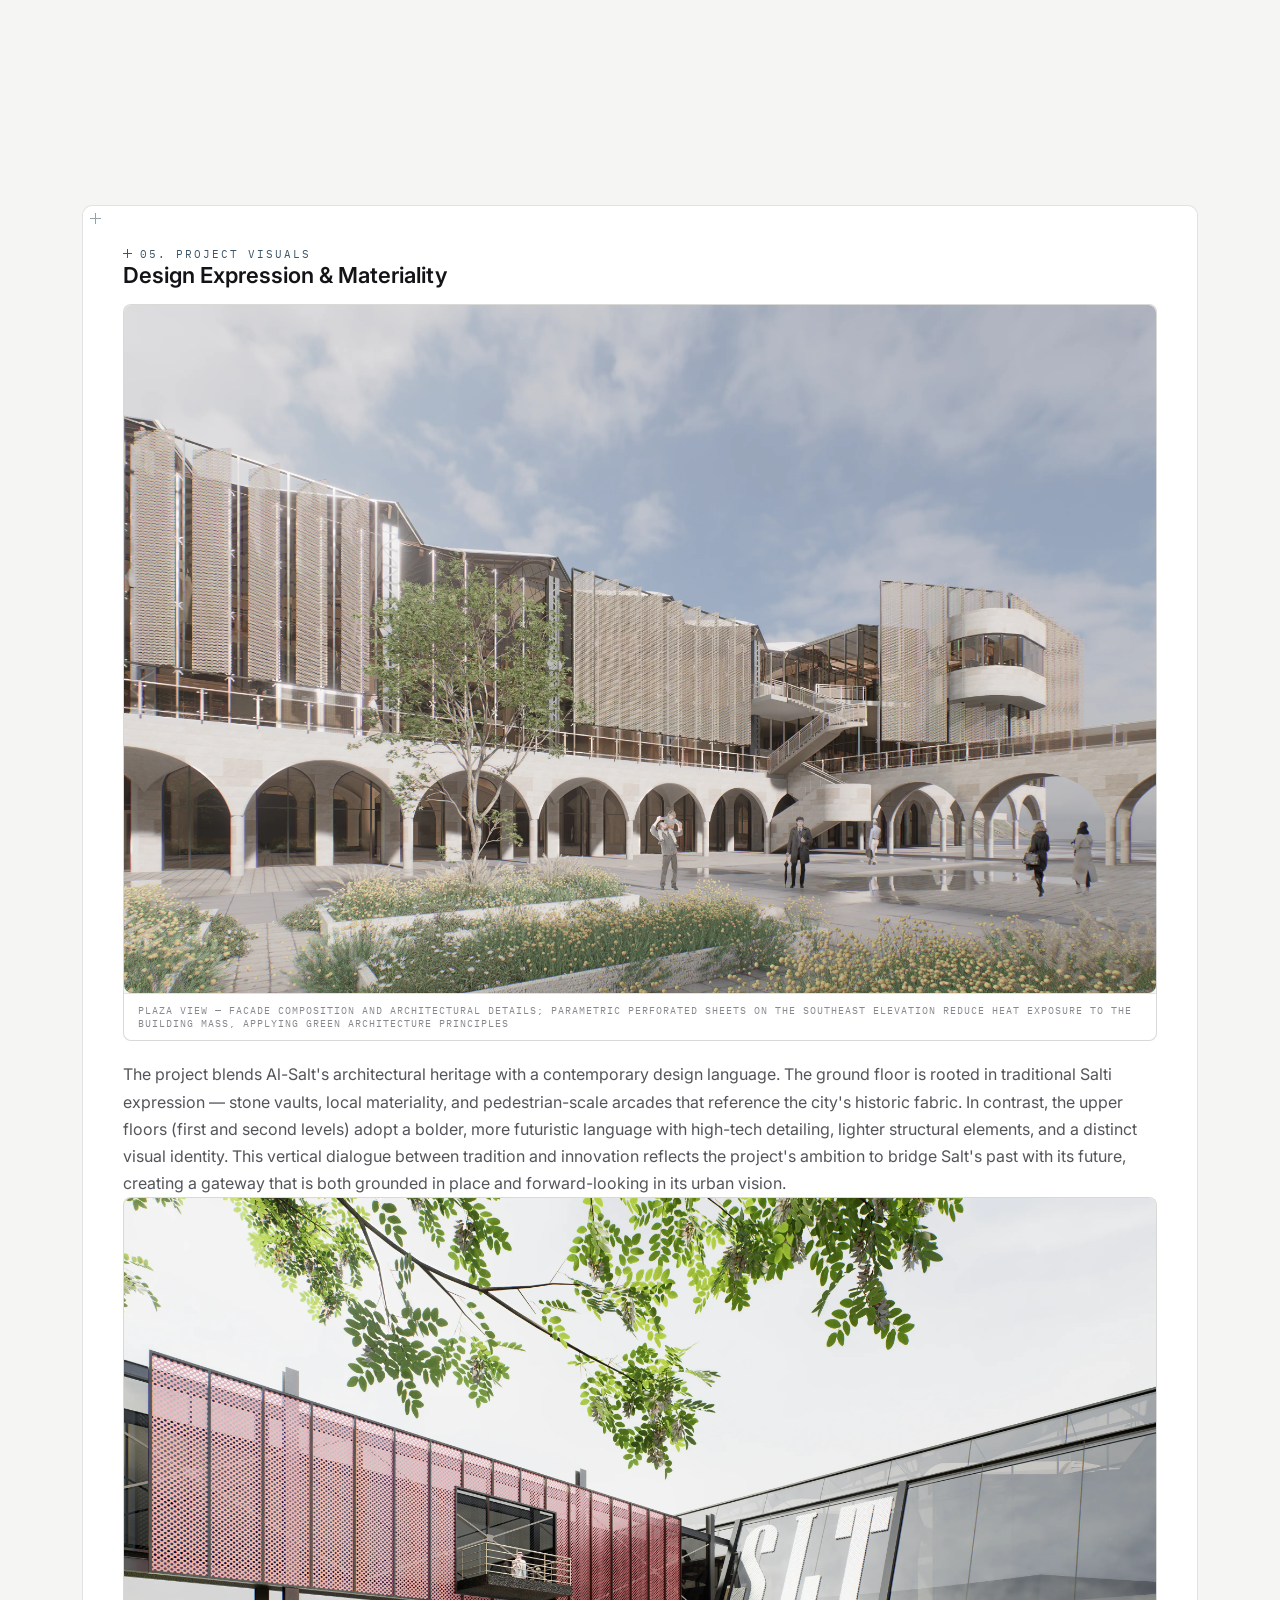
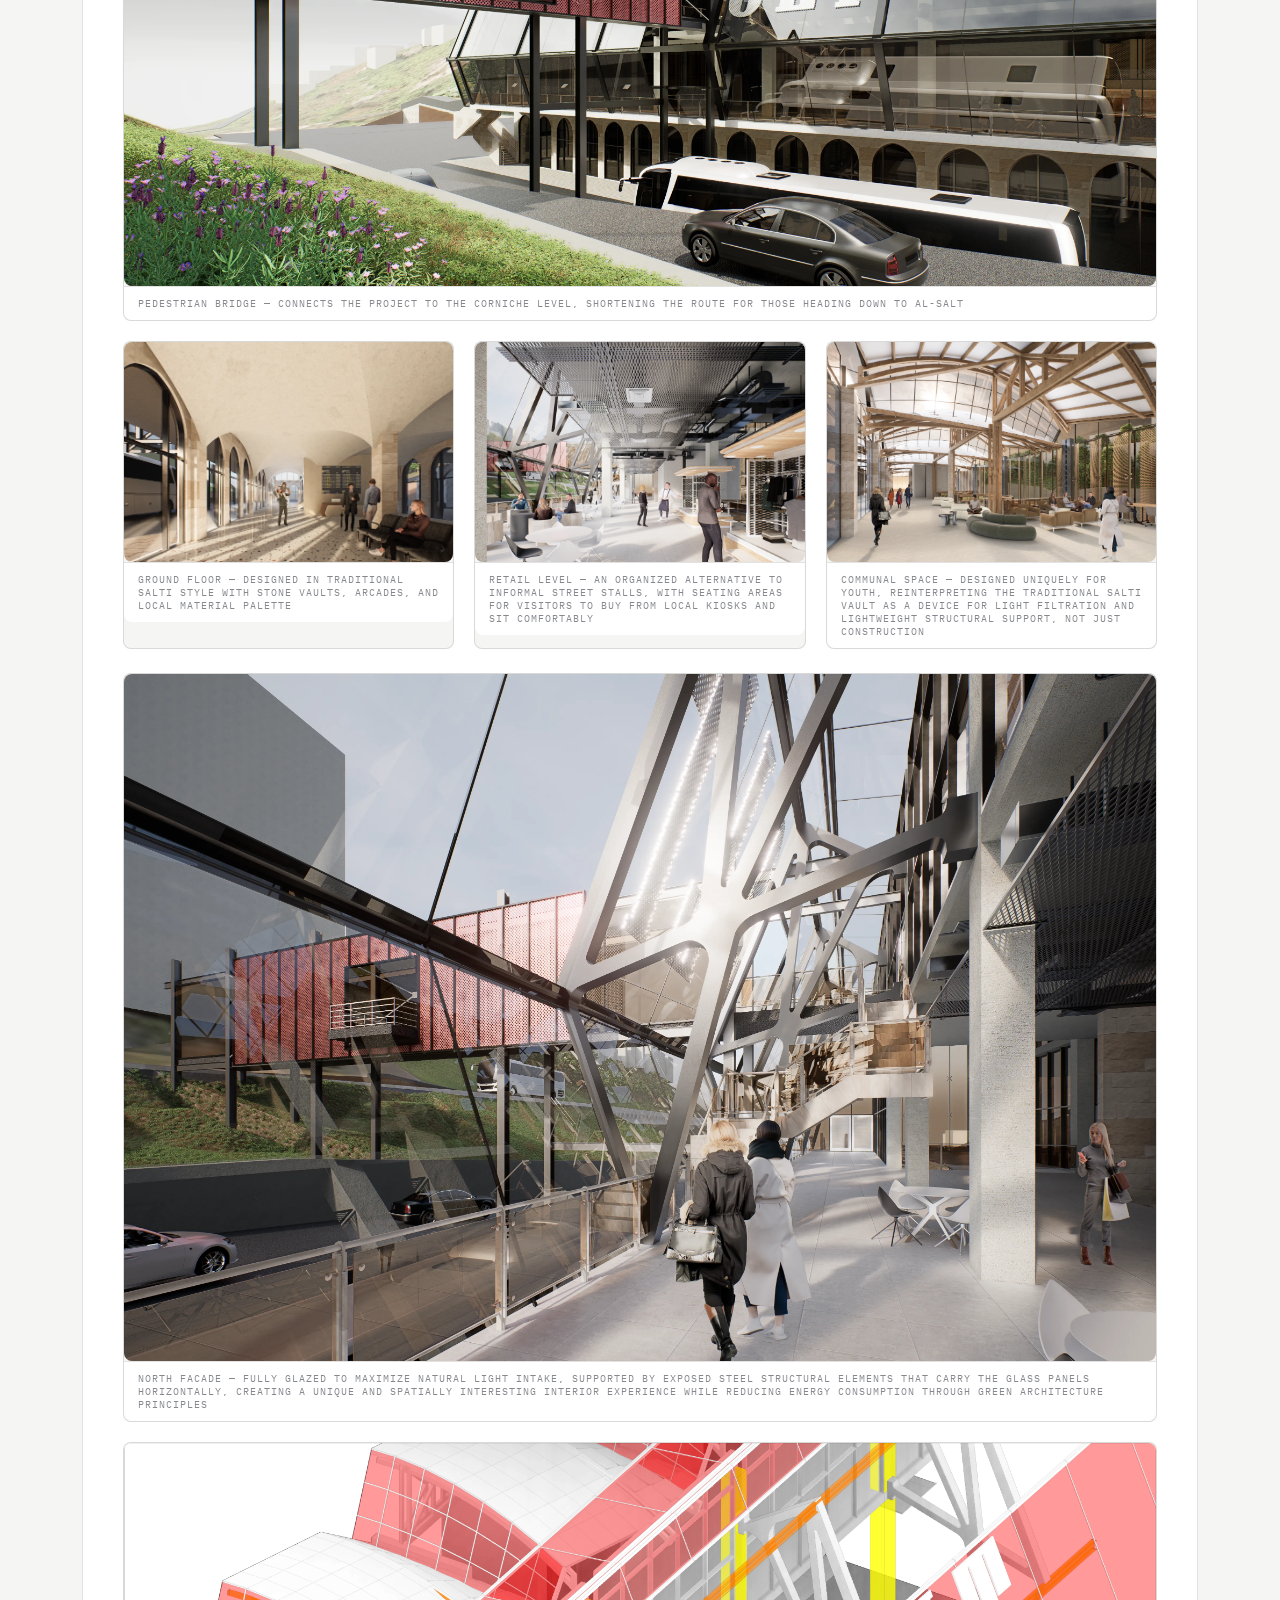
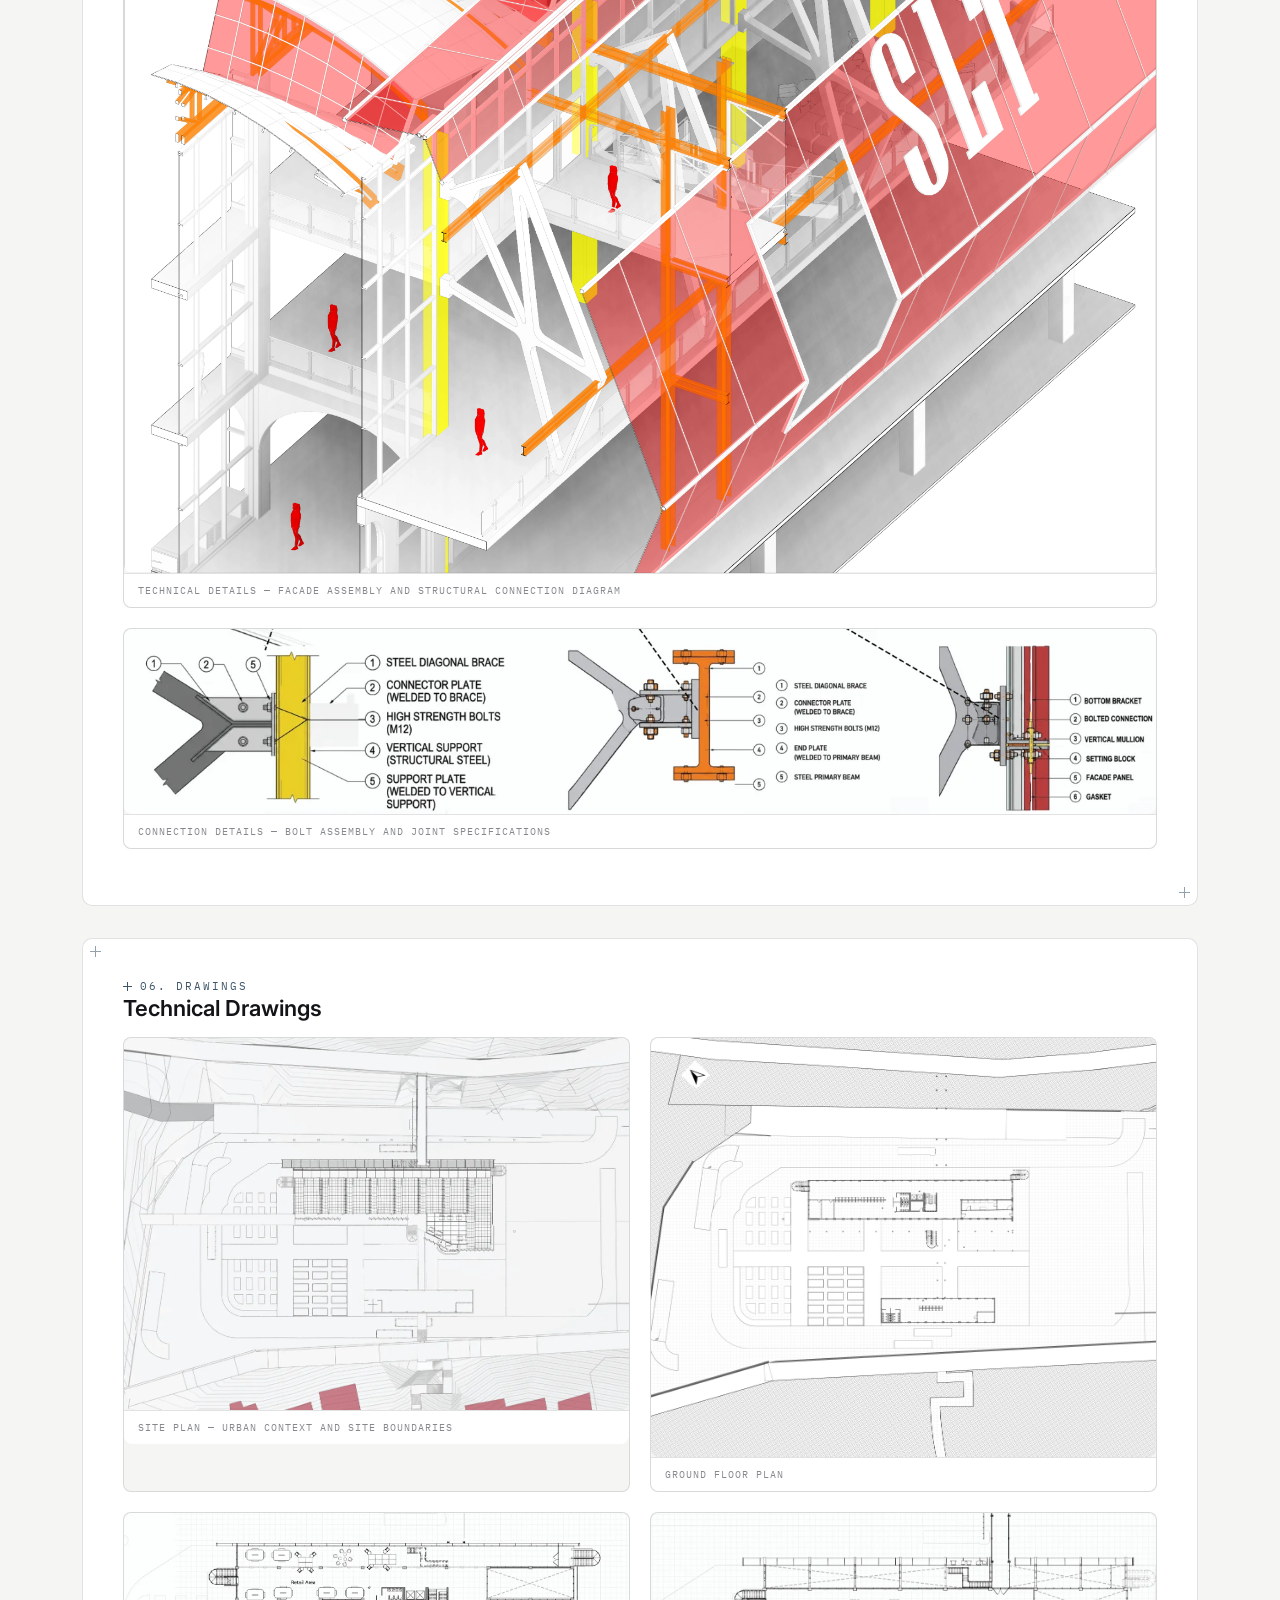
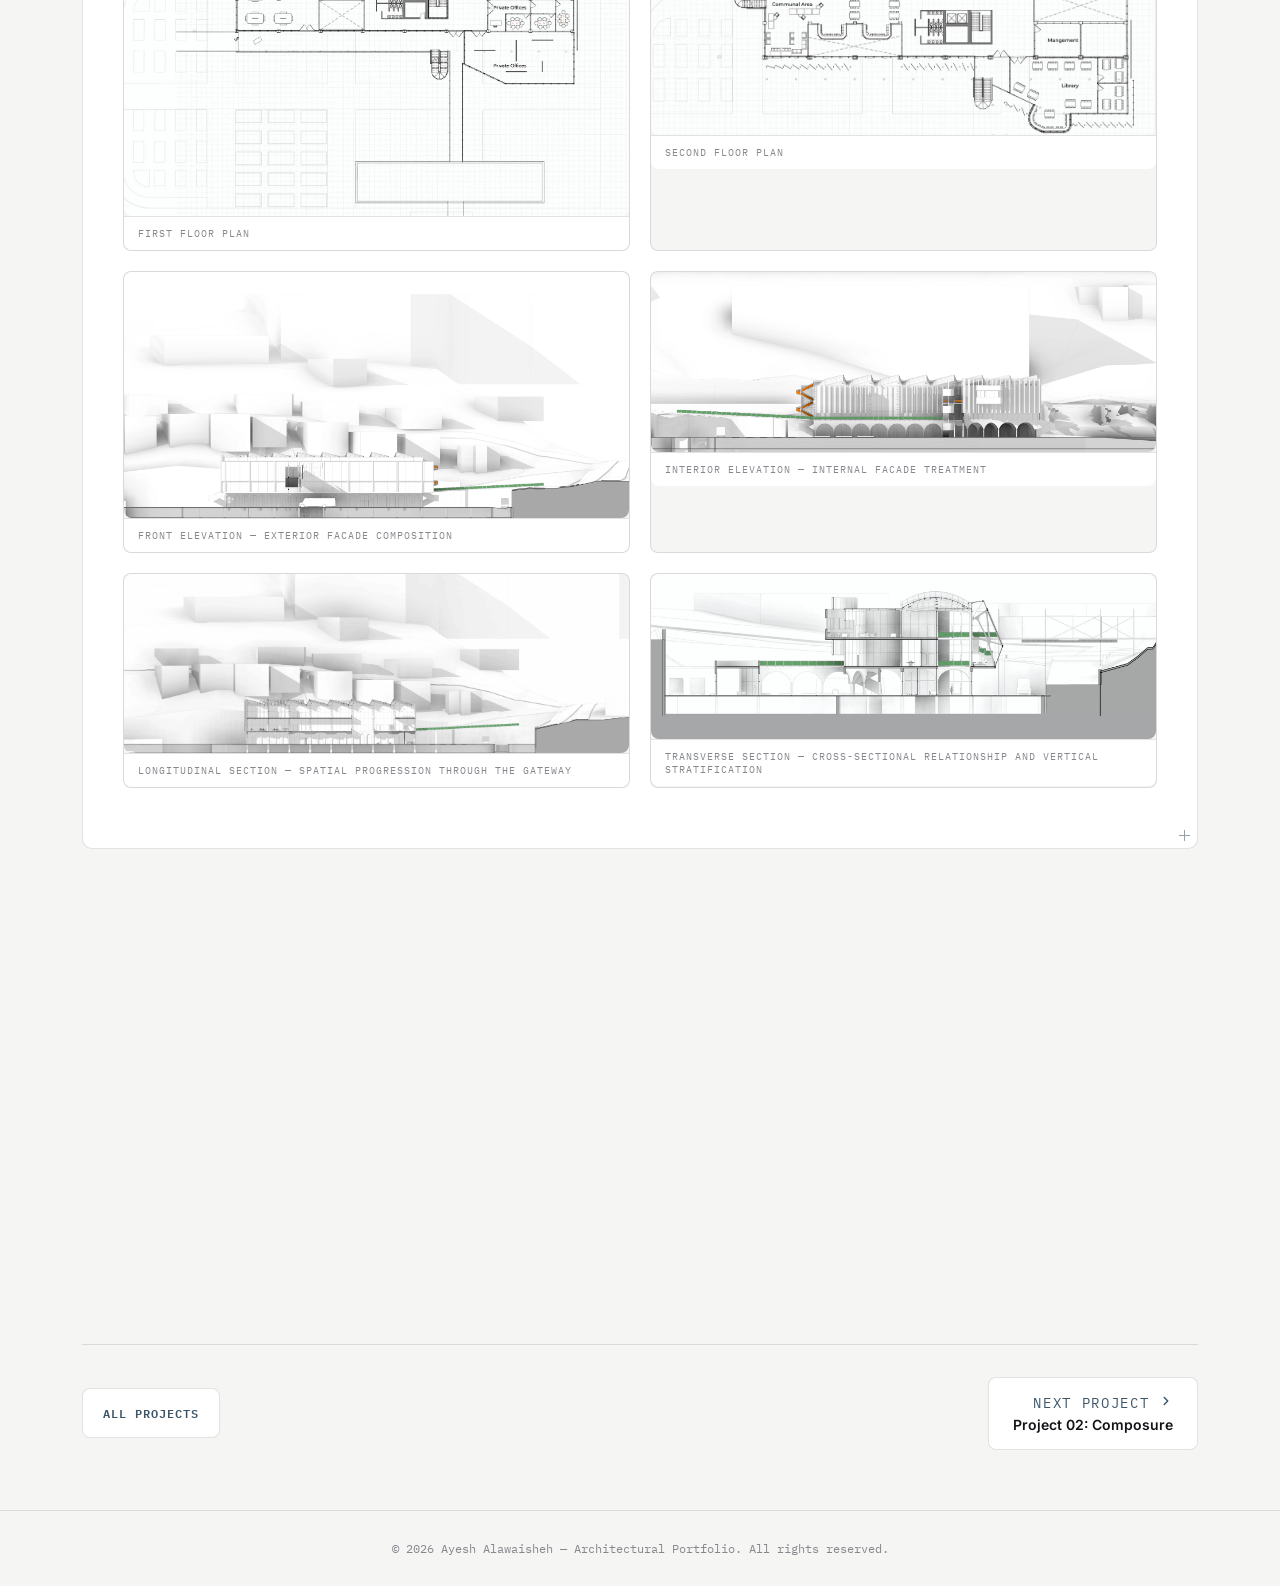
<file: urban-weave.html>
<!DOCTYPE html>
<html lang="en">
<head>
  <meta charset="UTF-8">
  <meta name="viewport" content="width=device-width, initial-scale=1.0">
  <title>The Urban Weave | Ayesh Alawaisheh Portfolio</title>
  <meta name="description" content="The Urban Weave - Al-Salt Gateway — Transport & Public Hub by Ayesh Alawaisheh. Detailed architectural and urban project documentation.">
  <link rel="preconnect" href="https://fonts.googleapis.com">
  <link rel="preconnect" href="https://fonts.gstatic.com" crossorigin>
  <link href="https://fonts.googleapis.com/css2?family=IBM+Plex+Mono:ital,wght@0,400;0,500;0,600;1,400&family=Inter:wght@300;400;500;600;700&display=swap" rel="stylesheet">
  
  <link rel="stylesheet" href="project-style.css">
</head>
<body>

  <!-- Floating Nav -->
  <div class="nav-outer">
    <nav class="pill">
      <a href="index.html#work" class="back-btn">
        <svg width="16" height="16" viewBox="0 0 24 24" fill="none" stroke="currentColor" stroke-width="2.5" stroke-linecap="round" stroke-linejoin="round"><polyline points="15 18 9 12 15 6"/></svg> <span>Portfolio</span>
      </a>
      <div class="nav-project-tag mono">PROJECT 01 / 05</div>
      <a href="composure.html" class="nav-next-btn">Next Project <svg width="16" height="16" viewBox="0 0 24 24" fill="none" stroke="currentColor" stroke-width="2.5" stroke-linecap="round" stroke-linejoin="round"><polyline points="9 18 15 12 9 6"/></svg></a>
      <button class="theme-toggle" id="themeToggle" aria-label="Toggle theme" title="Toggle dark/light mode">
        <svg class="sun-moon" viewBox="0 0 24 24" width="18" height="18" fill="none" stroke="currentColor" stroke-width="2" stroke-linecap="round" stroke-linejoin="round">
          <circle class="sun" cx="12" cy="12" r="5"/>
          <path class="moon" d="M12 3a9 9 0 1 0 9 9c-4 0-7-3-7-7 0-1 .2-2 .7-3z"/>
          <g class="rays">
            <line x1="12" y1="1" x2="12" y2="3"/><line x1="12" y1="21" x2="12" y2="23"/>
            <line x1="4.22" y1="4.22" x2="5.64" y2="5.64"/><line x1="18.36" y1="18.36" x2="19.78" y2="19.78"/>
            <line x1="1" y1="12" x2="3" y2="12"/><line x1="21" y1="12" x2="23" y2="12"/>
            <line x1="4.22" y1="19.78" x2="5.64" y2="18.36"/><line x1="18.36" y1="5.64" x2="19.78" y2="4.22"/>
          </g>
        </svg>
      </button>
    </nav>
  </div>

  <main class="wrap">
    <!-- Hero Header -->
    <section class="project-hero reveal-card">
      <div class="hero-image-wrap bp">
        <img src="hero-urban-weave.webp" alt="The Urban Weave" class="hero-img">
        <div class="hero-fade"></div>
      </div>

      <div class="project-header-card bp">
        <div class="eyebrow">PROJECT DETAIL // URBAN STRUCTURE / TRANSPORT HUB</div>
          <h1>The Urban Weave</h1>
          <div class="project-subtitle">Al-Salt Gateway — Transport & Public Hub</div>

        <div class="meta-grid">
          <div class="meta-item">
            <span class="meta-label">Location / Site</span>
            <span class="meta-value">As-Salt, Jordan</span>
          </div>
          <div class="meta-item">
            <span class="meta-label">Project Type</span>
            <span class="meta-value">Urban Structure / Transport Hub</span>
          </div>
          <div class="meta-item">
            <span class="meta-label">Timeline / Year</span>
            <span class="meta-value">2024 - Present</span>
          </div>
          <div class="meta-item">
            <span class="meta-label">Client / Status</span>
            <span class="meta-value">BRT Integration Proposal</span>
          </div>
        </div>
      </div>
    </section>

    <!-- Overview Section -->
    <section class="section-card bp reveal-card">
      <div class="eyebrow">01. PROJECT OVERVIEW</div>
      <h2 class="section-title">Project Description</h2>
      <p class="project-summary">The Urban Weave reconfigures Al-Salt's primary urban gateway, currently a chaotic and fragmented transport node lacking identity, comfort, and safety, into a structured, human-centered public hub. The site suffers from spatial conflict between buses, pedestrians, informal commerce, and surrounding urban activities, creating an inefficient and disordered environment. The proposal introduces a layered system that organizes transportation, vending activities, pedestrian movement, and public social spaces into a coherent urban structure. Rather than treating transportation as an isolated infrastructure problem, the project transforms the gateway into an active civic space that reflects Al-Salt's urban identity and supports everyday social interaction. Through strategic zoning, improved circulation, shaded public spaces, and integrated commercial activity, the project aims to create a more legible, accessible, and inclusive urban environment. The proposal also anticipates the city's future mobility developments, including the BRT system, positioning the gateway as a flexible urban connector between transportation, commerce, and public life.</p>
    </section>

    <!-- Site Analysis -->
    <section class="section-card bp reveal-card">
      <div class="eyebrow">02. SITE ANALYSIS</div>
      <h2 class="section-title">Site Location & Context</h2>

      <div class="site-image-wide">
        <img src="salt-road.webp" alt="Site accessibility diagram" class="clickable-img">
        <span class="site-image-label">Accessibility analysis — movement routes and connections at Al-Salt's northern gateway</span>
      </div>

      <div class="site-analysis-grid">
        <div class="site-image">
          <img src="salt-map.webp" alt="Administrative boundaries" class="clickable-img">
          <span class="site-image-label">Administrative boundaries & functional distribution of Al-Salt</span>
        </div>
        <div class="site-image">
          <img src="salt-salt.webp" alt="Functional analysis" class="clickable-img">
          <span class="site-image-label">Functional analysis — urban distribution of Al-Salt</span>
        </div>
        <div class="site-image">
          <img src="solar.webp" alt="Solar analysis" class="clickable-img">
          <span class="site-image-label">Solar analysis — sun path and environmental study</span>
        </div>
      </div>

      <p class="project-summary">The project is located at Al-Salt's primary urban gateway, where the city's northern entrance connects it to Amman and surrounding areas. The site sits within a valley environment near Ain Al-Jadour, where movement routes, public transportation, commercial activities, and everyday urban life converge without a clear spatial structure. The proposal rethinks the gateway not simply as a transportation node, but as an important urban and civic space that organizes existing movement while creating a stronger connection between transportation, commerce, public life, and the identity of Al-Salt.</p>
    </section>

    <!-- Socio-Physical Analysis -->
    <section class="section-card bp reveal-card">
      <div class="eyebrow">03. SOCIO-PHYSICAL ANALYSIS</div>
      <h2 class="section-title">Social Context & Physical Framework</h2>

      <div class="site-image-wide">
        <img src="social.webp" alt="Social analysis diagram" class="clickable-img">
        <span class="site-image-label">Social analysis — community structure and urban interaction patterns</span>
      </div>

      <div class="site-analysis-grid">
        <div class="site-image">
          <img src="physical-analysis.webp" alt="Physical analysis" class="clickable-img">
          <span class="site-image-label">Physical analysis — site topography and built environment</span>
        </div>
        <div class="site-image">
          <img src="secc.webp" alt="Section analysis" class="clickable-img">
          <span class="site-image-label">Sectional analysis — vertical stratification and spatial relationships</span>
        </div>
        <div class="site-image">
          <img src="history.webp" alt="Historical analysis" class="clickable-img">
          <span class="site-image-label">Historical analysis — urban evolution and heritage context</span>
        </div>
      </div>

      <p class="project-summary">The project does not simply redesign a transportation station; it reimagines the gateway as a living piece of the city. Its uniqueness lies in weaving transportation, commerce, heritage, and social interaction into one integrated urban system. By responding to the existing informal activities rather than erasing them, the project transforms existing urban patterns into an organized and inclusive public realm. It creates a flexible gateway capable of evolving with Al-Salt's future mobility needs while maintaining a strong connection to the city's identity.</p>
    </section>

    <!-- Morphological Analysis -->
    <section class="section-card bp reveal-card">
      <div class="eyebrow">04. MORPHOLOGICAL ANALYSIS</div>
      <h2 class="section-title">Urban Morphology & Spatial Evolution</h2>

      <div class="morph-grid">
        <div class="morph-item"><img src="morph-1.webp" alt="Morphology 1" class="clickable-img"><span class="site-image-label">01 — Site</span></div>
        <div class="morph-item"><img src="morph-2.webp" alt="Morphology 2" class="clickable-img"><span class="site-image-label">02 — Main Mass</span></div>
        <div class="morph-item"><img src="morph-3.webp" alt="Morphology 3" class="clickable-img"><span class="site-image-label">03 — Main Axis</span></div>
        <div class="morph-item"><img src="morph-4.webp" alt="Morphology 4" class="clickable-img"><span class="site-image-label">04 — Subtraction</span></div>
        <div class="morph-item"><img src="morph-5.webp" alt="Morphology 5" class="clickable-img"><span class="site-image-label">05 — Addition</span></div>
        <div class="morph-item"><img src="morph-6.webp" alt="Morphology 6" class="clickable-img"><span class="site-image-label">06 — Circulation</span></div>
      </div>
    </section>

    <!-- Project Visuals -->
    <section class="section-card bp reveal-card">
      <div class="eyebrow">05. PROJECT VISUALS</div>
      <h2 class="section-title">Design Expression & Materiality</h2>

      <div class="site-image-wide">
        <img src="hero-urban-weave.webp" alt="Plaza view" class="clickable-img">
        <span class="site-image-label">Plaza view — facade composition and architectural details; parametric perforated sheets on the southeast elevation reduce heat exposure to the building mass, applying green architecture principles</span>
      </div>

      <p class="project-summary">The project blends Al-Salt's architectural heritage with a contemporary design language. The ground floor is rooted in traditional Salti expression — stone vaults, local materiality, and pedestrian-scale arcades that reference the city's historic fabric. In contrast, the upper floors (first and second levels) adopt a bolder, more futuristic language with high-tech detailing, lighter structural elements, and a distinct visual identity. This vertical dialogue between tradition and innovation reflects the project's ambition to bridge Salt's past with its future, creating a gateway that is both grounded in place and forward-looking in its urban vision.</p>

      <div class="site-image-wide">
        <img src="urban-bridge.webp" alt="Bridge connection" class="clickable-img">
        <span class="site-image-label">Pedestrian bridge — connects the project to the corniche level, shortening the route for those heading down to Al-Salt</span>
      </div>

      <div class="site-analysis-grid">
        <div class="site-image">
          <img src="urban-ground-floor.webp" alt="Ground floor render" class="clickable-img">
          <span class="site-image-label">Ground floor — designed in traditional Salti style with stone vaults, arcades, and local material palette</span>
        </div>
        <div class="site-image">
          <img src="urban-retail.webp" alt="Retail level" class="clickable-img">
          <span class="site-image-label">Retail level — an organized alternative to informal street stalls, with seating areas for visitors to buy from local kiosks and sit comfortably</span>
        </div>
        <div class="site-image">
          <img src="urban-communal.webp" alt="Communal space" class="clickable-img">
          <span class="site-image-label">Communal space — designed uniquely for youth, reinterpreting the traditional Salti vault as a device for light filtration and lightweight structural support, not just construction</span>
        </div>
      </div>

      <div class="site-image-wide">
        <img src="urban-steel.webp" alt="Steel structure" class="clickable-img">
        <span class="site-image-label">North facade — fully glazed to maximize natural light intake, supported by exposed steel structural elements that carry the glass panels horizontally, creating a unique and spatially interesting interior experience while reducing energy consumption through green architecture principles</span>
      </div>

      <div class="site-image-wide">
        <img src="urban-facade-tech.webp" alt="Facade technical details" class="clickable-img">
        <span class="site-image-label">Technical details — facade assembly and structural connection diagram</span>
      </div>

      <div class="site-image-wide">
        <img src="urban-bolts.webp" alt="Bolts detail" class="clickable-img">
        <span class="site-image-label">Connection details — bolt assembly and joint specifications</span>
      </div>
    </section>

    <!-- Drawings -->
    <section class="section-card bp reveal-card">
      <div class="eyebrow">06. DRAWINGS</div>
      <h2 class="section-title">Technical Drawings</h2>

      <div class="drawings-grid">
        <div class="site-image">
          <img src="plan-site.webp" alt="Site plan" class="clickable-img">
          <span class="site-image-label">Site Plan — urban context and site boundaries</span>
        </div>
        <div class="site-image">
          <img src="plan-gf.webp" alt="Ground floor plan" class="clickable-img">
          <span class="site-image-label">Ground Floor Plan</span>
        </div>
        <div class="site-image">
          <img src="plan-1st.webp" alt="First floor plan" class="clickable-img">
          <span class="site-image-label">First Floor Plan</span>
        </div>
        <div class="site-image">
          <img src="plan-2nd.webp" alt="Second floor plan" class="clickable-img">
          <span class="site-image-label">Second Floor Plan</span>
        </div>
        <div class="site-image">
          <img src="elevation-front.webp" alt="Front elevation" class="clickable-img">
          <span class="site-image-label">Front Elevation — exterior facade composition</span>
        </div>
        <div class="site-image">
          <img src="elevation-inside.webp" alt="Interior elevation" class="clickable-img">
          <span class="site-image-label">Interior Elevation — internal facade treatment</span>
        </div>
        <div class="site-image">
          <img src="section-long.webp" alt="Longitudinal section" class="clickable-img">
          <span class="site-image-label">Longitudinal Section — spatial progression through the gateway</span>
        </div>
        <div class="site-image">
          <img src="section-trans.webp" alt="Transverse section" class="clickable-img">
          <span class="site-image-label">Transverse Section — cross-sectional relationship and vertical stratification</span>
        </div>
      </div>
    </section>

    <!-- Technical Specs Skeleton -->
    <section class="section-card bp reveal-card">
      <div class="eyebrow">07. TECHNICAL DATA</div>
      <h2 class="section-title">Project Specifications</h2>

      <table class="specs-table">
        <tr>
          <th>Project Name</th>
          <td>The Urban Weave</td>
        </tr>
        <tr>
          <th>Sub-heading / Tagline</th>
          <td>Al-Salt Gateway — Transport & Public Hub</td>
        </tr>
        <tr>
          <th>Typology</th>
          <td>Urban Structure / Transport Hub</td>
        </tr>
        <tr>
          <th>Location</th>
          <td>As-Salt, Jordan</td>
        </tr>
        <tr>
          <th>Year / Phase</th>
          <td>2024 - Present</td>
        </tr>
        <tr>
          <th>Role / Affiliation</th>
          <td>Academic / Architectural Building</td>
        </tr>
        <tr>
          <th>Software & Tools</th>
          <td>Revit, Rhino 3D, AutoCAD, Photoshop, Illustrator, D5 Render / Enscape (Data placeholder)</td>
        </tr>
      </table>
    </section>

    <!-- Project Navigation Footer -->
    <div class="project-nav-footer">
      <a href="index.html#work" class="back-btn mono" style="font-size:12px; background:var(--surface); padding:14px 20px; border:1px solid var(--border); border-radius:8px;">
        All Projects
      </a>

      <a href="composure.html" class="proj-nav-link" style="text-align:right;">
        <span class="proj-nav-label">Next Project <svg width="14" height="14" viewBox="0 0 24 24" fill="none" stroke="currentColor" stroke-width="2.5" stroke-linecap="round" stroke-linejoin="round"><polyline points="9 18 15 12 9 6"/></svg></span>
        <span class="proj-nav-title">Project 02: Composure</span>
      </a>
    </div>
  </main>

  <footer>
    <div class="wrap mono" style="font-size:12px;">
      &copy; 2026 Ayesh Alawaisheh &mdash; Architectural Portfolio. All rights reserved.
    </div>
  </footer>

<script>
(function() {
  var cards = document.querySelectorAll('.reveal-card');
  var observer = new IntersectionObserver(function(entries) {
    entries.forEach(function(entry) {
      if (entry.isIntersecting) {
        entry.target.classList.add('visible');
      } else {
        entry.target.classList.remove('visible');
      }
    });
  }, { threshold: 0 });
  cards.forEach(function(card) { observer.observe(card); });
})();
</script>

<div id="lightbox" class="lightbox">
  <span class="lightbox-close" onclick="closeLightbox()">&times;</span>
  <span class="lightbox-nav lightbox-prev" onclick="navigateLightbox(-1)">&#10094;</span>
  <span class="lightbox-nav lightbox-next" onclick="navigateLightbox(1)">&#10095;</span>
  <img class="lightbox-content" id="lightbox-img">
  <span class="lightbox-counter" id="lightbox-counter"></span>
</div>

<script>
var lightboxImages = [];
var currentIndex = 0;

document.querySelectorAll('.clickable-img').forEach(function(img, i) {
  lightboxImages.push(img);
  img.addEventListener('click', function(e) {
    e.stopPropagation();
    currentIndex = i;
    openLightbox();
  });
});

function openLightbox() {
  var img = document.getElementById('lightbox-img');
  img.classList.remove('fade-out');
  img.src = lightboxImages[currentIndex].src;
  document.getElementById('lightbox-counter').textContent = (currentIndex + 1) + ' / ' + lightboxImages.length;
  document.getElementById('lightbox').style.display = 'flex';
}

function navigateLightbox(dir) {
  var img = document.getElementById('lightbox-img');
  img.classList.add('fade-out');
  setTimeout(function() {
    currentIndex += dir;
    if (currentIndex < 0) currentIndex = lightboxImages.length - 1;
    if (currentIndex >= lightboxImages.length) currentIndex = 0;
    img.src = lightboxImages[currentIndex].src;
    img.classList.remove('fade-out');
    document.getElementById('lightbox-counter').textContent = (currentIndex + 1) + ' / ' + lightboxImages.length;
  }, 200);
}

function closeLightbox() {
  document.getElementById('lightbox').style.display = 'none';
}

document.getElementById('lightbox').addEventListener('click', function(e) {
  if (e.target === this) closeLightbox();
});

document.addEventListener('keydown', function(e) {
  if (document.getElementById('lightbox').style.display === 'flex') {
    if (e.key === 'ArrowLeft') { e.preventDefault(); navigateLightbox(-1); }
    if (e.key === 'ArrowRight') { e.preventDefault(); navigateLightbox(1); }
    if (e.key === 'Escape') { e.preventDefault(); closeLightbox(); }
  }
});
</script>

<script>
(function() {
  var btn = document.getElementById('themeToggle');
  var saved = localStorage.getItem('theme') || 'light';
  document.documentElement.setAttribute('data-theme', saved);
  btn.addEventListener('click', function() {
    var current = document.documentElement.getAttribute('data-theme');
    var next = current === 'dark' ? 'light' : 'dark';
    document.documentElement.setAttribute('data-theme', next);
    localStorage.setItem('theme', next);
  });
})();

</script>

</body>
</html>
</file>
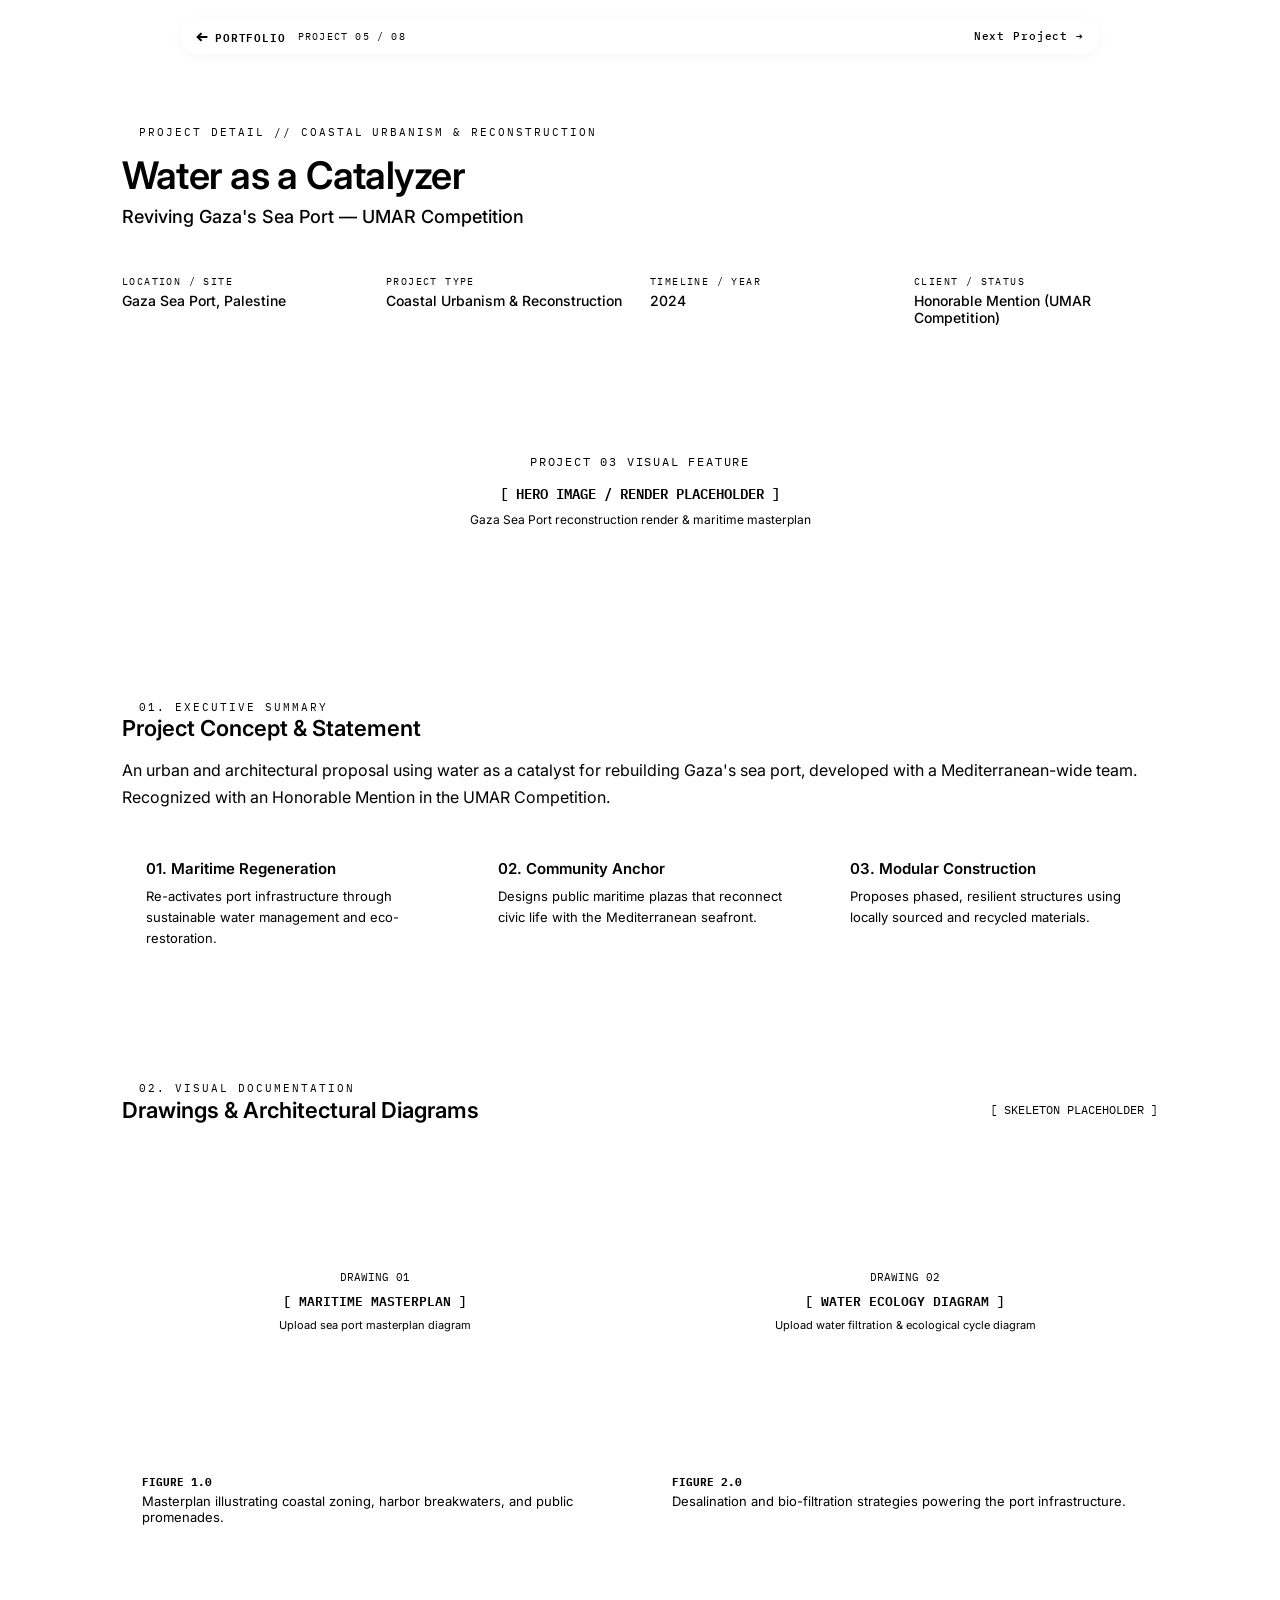
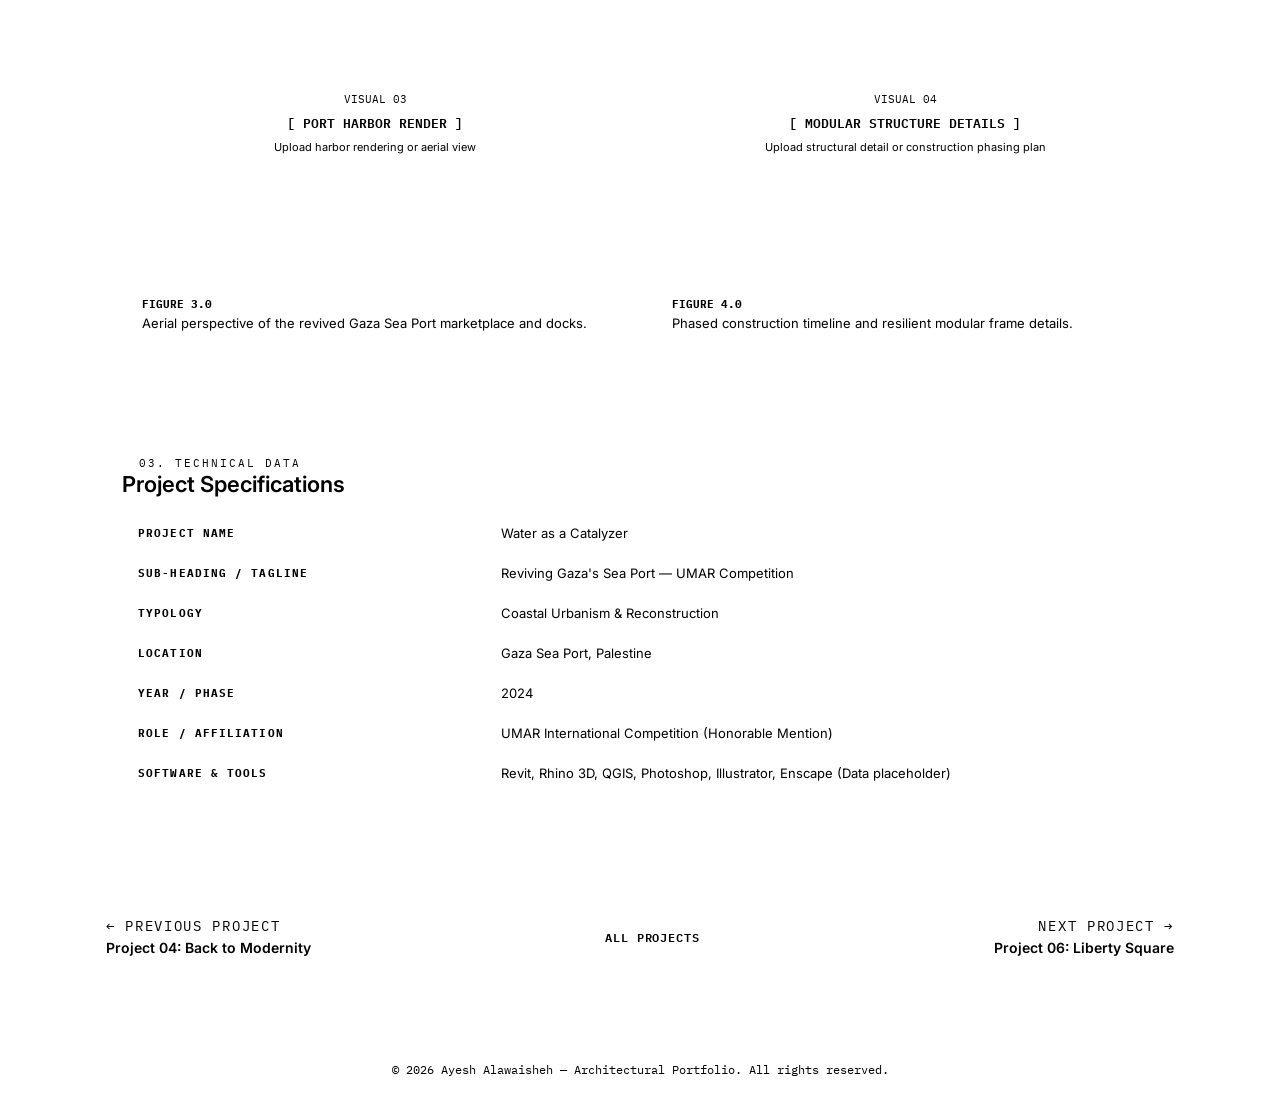
<file: water-as-a-catalyzer.html>
﻿<!DOCTYPE html>
<html lang="en">
<head>
  <meta charset="UTF-8">
  <meta name="viewport" content="width=device-width, initial-scale=1.0">
  <title>Water as a Catalyzer | Ayesh Alawaisheh Portfolio</title>
  <meta name="description" content="Water as a Catalyzer - Reviving Gaza's Sea Port by Ayesh Alawaisheh. Detailed urban and architectural project documentation.">
  <link rel="preconnect" href="https://fonts.googleapis.com">
  <link rel="preconnect" href="https://fonts.gstatic.com" crossorigin>
  <link href="https://fonts.googleapis.com/css2?family=IBM+Plex+Mono:ital,wght@0,400;0,500;0,600;1,400&family=Inter:wght@300;400;500;600;700&display=swap" rel="stylesheet">
  
  <link rel="stylesheet" href="project-style.css">
</head>
<body>

  <!-- Floating Nav -->
  <div class="nav-outer">
    <nav class="pill">
      <a href="index.html#work" class="back-btn">
        <span>←</span> <span>Portfolio</span>
      </a>
      <div class="nav-project-tag mono">PROJECT 05 / 08</div>
      <a href="liberty-square.html" class="nav-next-btn">Next Project →</a>
    </nav>
  </div>

  <main class="wrap">
    <!-- Hero Header -->
    <section class="project-hero">
      <div class="project-header-card bp">
        <div class="eyebrow">PROJECT DETAIL // COASTAL URBANISM & RECONSTRUCTION</div>
        <h1>Water as a Catalyzer</h1>
        <div class="project-subtitle">Reviving Gaza's Sea Port — UMAR Competition</div>

        <div class="meta-grid">
          <div class="meta-item">
            <span class="meta-label">Location / Site</span>
            <span class="meta-value">Gaza Sea Port, Palestine</span>
          </div>
          <div class="meta-item">
            <span class="meta-label">Project Type</span>
            <span class="meta-value">Coastal Urbanism & Reconstruction</span>
          </div>
          <div class="meta-item">
            <span class="meta-label">Timeline / Year</span>
            <span class="meta-value">2024</span>
          </div>
          <div class="meta-item">
            <span class="meta-label">Client / Status</span>
            <span class="meta-value">Honorable Mention (UMAR Competition)</span>
          </div>
        </div>
      </div>

      <!-- Main Visual Showcase -->
      <div class="hero-media bp">
        <div style="padding:60px 20px; text-align:center; background:repeating-linear-gradient(135deg, var(--surface-2), var(--surface-2) 10px, var(--surface) 10px, var(--surface) 20px);">
          <div class="mono" style="font-size:12px; letter-spacing:0.15em; color:var(--text-dim); text-transform:uppercase; margin-bottom:12px;">PROJECT 03 VISUAL FEATURE</div>
          <div style="font-family:'IBM Plex Mono', monospace; font-size:14px; color:var(--accent); font-weight:600;">[ HERO IMAGE / RENDER PLACEHOLDER ]</div>
          <div style="font-size:12px; color:var(--text-soft); margin-top:8px;">Gaza Sea Port reconstruction render & maritime masterplan</div>
        </div>
      </div>
    </section>

    <!-- Overview Section -->
    <section class="section-card bp">
      <div class="eyebrow">01. EXECUTIVE SUMMARY</div>
      <h2 class="section-title">Project Concept & Statement</h2>
      <p class="project-summary">An urban and architectural proposal using water as a catalyst for rebuilding Gaza's sea port, developed with a Mediterranean-wide team. Recognized with an Honorable Mention in the UMAR Competition.</p>

      <div class="pillars-grid">
        <div class="pillar-card">
          <div class="pillar-title">01. Maritime Regeneration</div>
          <p class="pillar-text">Re-activates port infrastructure through sustainable water management and eco-restoration.</p>
        </div>
        <div class="pillar-card">
          <div class="pillar-title">02. Community Anchor</div>
          <p class="pillar-text">Designs public maritime plazas that reconnect civic life with the Mediterranean seafront.</p>
        </div>
        <div class="pillar-card">
          <div class="pillar-title">03. Modular Construction</div>
          <p class="pillar-text">Proposes phased, resilient structures using locally sourced and recycled materials.</p>
        </div>
      </div>
    </section>

    <!-- Architectural Gallery & Drawings Skeleton Grid -->
    <section class="section-card bp">
      <div class="eyebrow">02. VISUAL DOCUMENTATION</div>
      <h2 class="section-title">
        <span>Drawings & Architectural Diagrams</span>
        <span class="mono" style="font-size:12px; font-weight:400; color:var(--text-dim);">[ SKELETON PLACEHOLDER ]</span>
      </h2>

      <div class="gallery-grid">
        <div class="gallery-item">
          <div class="gallery-thumb">
            <div class="mono" style="font-size:11px; color:var(--text-dim); margin-bottom:6px;">DRAWING 01</div>
            <div class="mono" style="font-size:13px; color:var(--accent); font-weight:600;">[ MARITIME MASTERPLAN ]</div>
            <div style="font-size:11px; color:var(--text-soft); margin-top:6px;">Upload sea port masterplan diagram</div>
          </div>
          <div class="gallery-caption">
            <strong>Figure 1.0</strong>
            Masterplan illustrating coastal zoning, harbor breakwaters, and public promenades.
          </div>
        </div>

        <div class="gallery-item">
          <div class="gallery-thumb">
            <div class="mono" style="font-size:11px; color:var(--text-dim); margin-bottom:6px;">DRAWING 02</div>
            <div class="mono" style="font-size:13px; color:var(--accent); font-weight:600;">[ WATER ECOLOGY DIAGRAM ]</div>
            <div style="font-size:11px; color:var(--text-soft); margin-top:6px;">Upload water filtration & ecological cycle diagram</div>
          </div>
          <div class="gallery-caption">
            <strong>Figure 2.0</strong>
            Desalination and bio-filtration strategies powering the port infrastructure.
          </div>
        </div>

        <div class="gallery-item">
          <div class="gallery-thumb">
            <div class="mono" style="font-size:11px; color:var(--text-dim); margin-bottom:6px;">VISUAL 03</div>
            <div class="mono" style="font-size:13px; color:var(--accent); font-weight:600;">[ PORT HARBOR RENDER ]</div>
            <div style="font-size:11px; color:var(--text-soft); margin-top:6px;">Upload harbor rendering or aerial view</div>
          </div>
          <div class="gallery-caption">
            <strong>Figure 3.0</strong>
            Aerial perspective of the revived Gaza Sea Port marketplace and docks.
          </div>
        </div>

        <div class="gallery-item">
          <div class="gallery-thumb">
            <div class="mono" style="font-size:11px; color:var(--text-dim); margin-bottom:6px;">VISUAL 04</div>
            <div class="mono" style="font-size:13px; color:var(--accent); font-weight:600;">[ MODULAR STRUCTURE DETAILS ]</div>
            <div style="font-size:11px; color:var(--text-soft); margin-top:6px;">Upload structural detail or construction phasing plan</div>
          </div>
          <div class="gallery-caption">
            <strong>Figure 4.0</strong>
            Phased construction timeline and resilient modular frame details.
          </div>
        </div>
      </div>
    </section>

    <!-- Technical Specs Skeleton -->
    <section class="section-card bp">
      <div class="eyebrow">03. TECHNICAL DATA</div>
      <h2 class="section-title">Project Specifications</h2>

      <table class="specs-table">
        <tr>
          <th>Project Name</th>
          <td>Water as a Catalyzer</td>
        </tr>
        <tr>
          <th>Sub-heading / Tagline</th>
          <td>Reviving Gaza's Sea Port — UMAR Competition</td>
        </tr>
        <tr>
          <th>Typology</th>
          <td>Coastal Urbanism & Reconstruction</td>
        </tr>
        <tr>
          <th>Location</th>
          <td>Gaza Sea Port, Palestine</td>
        </tr>
        <tr>
          <th>Year / Phase</th>
          <td>2024</td>
        </tr>
        <tr>
          <th>Role / Affiliation</th>
          <td>UMAR International Competition (Honorable Mention)</td>
        </tr>
        <tr>
          <th>Software & Tools</th>
          <td>Revit, Rhino 3D, QGIS, Photoshop, Illustrator, Enscape (Data placeholder)</td>
        </tr>
      </table>
    </section>

    <!-- Project Navigation Footer -->
    <div class="project-nav-footer">
      <a href="back-to-modernity.html" class="proj-nav-link">
        <span class="proj-nav-label">← Previous Project</span>
        <span class="proj-nav-title">Project 04: Back to Modernity</span>
      </a>

      <a href="index.html#work" class="back-btn mono" style="font-size:12px; background:var(--surface); padding:14px 20px; border:1px solid var(--border); border-radius:8px;">
        All Projects
      </a>

      <a href="liberty-square.html" class="proj-nav-link" style="text-align:right;">
        <span class="proj-nav-label">Next Project →</span>
        <span class="proj-nav-title">Project 06: Liberty Square</span>
      </a>
    </div>
  </main>

  <footer>
    <div class="wrap mono" style="font-size:12px;">
      © 2026 Ayesh Alawaisheh — Architectural Portfolio. All rights reserved.
    </div>
  </footer>

<script>

</script>

</body>
</html>
</file>
<file: style.css>
﻿:root{
    --max:1180px;
    --radius:10px;
  }
  [data-theme="light"]{
    --bg:#F5F5F3;
    --bg-soft:#EFEFEC;
    --surface:#FFFFFF;
    --surface-2:#E7E6E1;
    --border: rgba(17,18,20,0.12);
    --border-strong: rgba(17,18,20,0.24);
    --text:#131417;
    --text-soft:#53555A;
    --text-dim:#86888D;
    --accent:#3C5568;
    --accent-soft: rgba(60,85,104,0.10);
  }
  [data-theme="dark"]{
    --bg:#121212;
    --bg-soft:#1A1A1A;
    --surface:#1E1E1E;
    --surface-2:#282828;
    --border: rgba(255,255,255,0.10);
    --border-strong: rgba(255,255,255,0.20);
    --text:#F0F0F0;
    --text-soft:#B0B0B0;
    --text-dim:#787878;
    --accent:#8AB0D6;
    --accent-soft: rgba(138,176,214,0.12);
  }
  *{box-sizing:border-box;}
  html{scroll-behavior:smooth;}
  body{
    margin:0; background:var(--bg); color:var(--text);
    font-family:'Inter', sans-serif; font-weight:400;
    -webkit-font-smoothing:antialiased;
    overflow-x:hidden;
  }
  ::selection{background:var(--accent); color:#FFFFFF;}
  .theme-toggle{
    background:none; border:none; cursor:pointer; line-height:1;
    padding:5px; border-radius:6px; transition:background .2s; margin-left:auto;
    display:flex; align-items:center; justify-content:center;
    color:var(--text-soft);
  }
  .theme-toggle:hover{background:var(--surface-2); color:var(--text);}
  .sun-moon{transition:transform .4s ease;}
  .moon{opacity:0;}
  [data-theme="dark"] .sun-moon{transform:rotate(90deg);}
  [data-theme="dark"] .sun{opacity:0;}
  [data-theme="dark"] .rays{opacity:0;}
  [data-theme="dark"] .moon{opacity:1;}
  a{color:inherit; text-decoration:none;}
  img{max-width:100%; display:block;}
  .wrap{max-width:var(--max); margin:0 auto; padding:0 32px;}
  @media (max-width:700px){ .wrap{padding:0 20px;} }
  .mono{font-family:'IBM Plex Mono', monospace;}
  .eyebrow{
    font-family:'IBM Plex Mono', monospace; font-size:11px; letter-spacing:0.18em;
    text-transform:uppercase; color:var(--accent);
    display:inline-flex; align-items:center; gap:8px;
  }
  .eyebrow::before{
    content:''; width:9px; height:9px; background-repeat:no-repeat;
    background-image:
      linear-gradient(var(--accent), var(--accent)),
      linear-gradient(var(--accent), var(--accent));
    background-size: 9px 1px, 1px 9px;
    background-position: center, center;
  }

  /* ---------- BLUEPRINT MARKS ---------- */
  .bp{position:relative;}
  .bp::before, .bp::after,
  .bp .bp-nw, .bp .bp-ne, .bp .bp-sw, .bp .bp-se{
    content:''; position:absolute; width:11px; height:11px; pointer-events:none; opacity:0.55;
    background-image:
      linear-gradient(var(--accent), var(--accent)),
      linear-gradient(var(--accent), var(--accent));
    background-repeat:no-repeat;
    background-size: 11px 1px, 1px 11px;
    background-position: center, center;
  }
  .bp::before{top:7px; left:7px;}
  .bp::after{bottom:7px; right:7px;}
  .bp .bp-nw{top:7px; left:7px;}
  .bp .bp-ne{top:7px; right:7px;}
  .bp .bp-sw{bottom:7px; left:7px;}
  .bp .bp-se{bottom:7px; right:7px;}

  .scale-bar{display:flex; align-items:center; justify-content:center; gap:0; margin:0 auto 18px;}
  .scale-bar svg{display:block;}
  .scale-label{
    font-family:'IBM Plex Mono', monospace; font-size:10px; letter-spacing:0.1em; color:var(--text-dim);
    text-transform:uppercase; margin-top:6px; text-align:center;
  }

  .reveal{opacity:0; transform:scale(0.96) rotate(-0.4deg); transition:opacity 0.7s cubic-bezier(0.22, 1, 0.36, 1), transform 0.7s cubic-bezier(0.22, 1, 0.36, 1);}
  .reveal.in{opacity:1; transform:scale(1) rotate(0deg);}

  /* removed: decorative radial glow (replaced with architectural line grid) */

  /* ---------- NAV (floating pill) ---------- */
  .nav-outer{
    position:sticky; top:18px; z-index:100;
    display:flex; justify-content:center; padding:0 20px;
  }
  nav.pill{
    width:100%; max-width:920px;
    display:flex; align-items:center; gap:10px;
    background:color-mix(in srgb, var(--surface) 80%, transparent);
    backdrop-filter:blur(16px); -webkit-backdrop-filter:blur(16px);
    border:1px solid var(--border);
    border-radius:999px;
    padding:8px 8px 8px 20px;
    box-shadow:0 2px 12px rgba(0,0,0,0.04);
  }
  .nav-name{font-family:'Archivo', sans-serif; font-size:13px; font-weight:700; text-transform:uppercase; letter-spacing:0.03em; white-space:nowrap;}
  .nav-links{display:flex; gap:24px; list-style:none; margin:0; padding:0;}
  .nav-links a{
    font-size:12.5px; color:var(--text-soft); transition:color .2s; letter-spacing:0.01em;
  }
  .nav-links a:hover{color:var(--text);}
  .nav-cta{
    background:var(--text); color:#FFFFFF; font-size:12px; font-weight:600;
    padding:8px 18px; border-radius:999px; white-space:nowrap;
  }
  .nav-book-btn{
    display:flex; align-items:center; gap:6px;
    font-family:'IBM Plex Mono', monospace; font-size:11px; letter-spacing:0.12em;
    text-transform:uppercase; color:var(--text-soft);
    border:1px solid var(--border-strong); background:var(--surface);
    padding:7px 14px; border-radius:999px; white-space:nowrap;
    transition:all .2s ease;
  }
  .nav-book-btn:hover{color:#FFFFFF; background:var(--accent); border-color:var(--accent);}
  .nav-book-btn svg{flex:0 0 auto;}
  @media (max-width:760px){
    .nav-book-btn{display:none;}
  }
  .nav-toggle{display:none; background:none; border:none; cursor:pointer; padding:4px;}
  .nav-toggle span{display:block; width:18px; height:1.5px; background:var(--text); margin:5px 0; border-radius:2px;}
  @media (max-width:760px){
    .nav-links{
      position:fixed; inset:76px 16px auto 16px; flex-direction:column; gap:16px;
      background:var(--surface); border:1px solid var(--border-strong); border-radius:16px;
      padding:20px; transform:translateY(-10px) scale(0.96); opacity:0; pointer-events:none;
      transition:all .25s ease; box-shadow:0 8px 32px rgba(0,0,0,0.08);
    }
    .nav-links.open{transform:translateY(0) scale(1); opacity:1; pointer-events:auto;}
    .nav-toggle{display:block;}
    .nav-cta{display:none;}
  }

  /* ---------- HERO ---------- */
  #hero{
    position:relative; padding:90px 0 40px; text-align:center; overflow:hidden;
  }
  .hero-grid{
    position:absolute; inset:0; z-index:0; pointer-events:none;
    background-image: repeating-linear-gradient(to bottom, transparent 0 79px, var(--border) 79px 80px);
    -webkit-mask-image: linear-gradient(to bottom, black 0%, transparent 75%);
            mask-image: linear-gradient(to bottom, black 0%, transparent 75%);
  }
  h1.hero-title{
    position:relative; z-index:1;
    font-family:'Archivo Expanded', sans-serif; font-weight:800; text-transform:uppercase;
    font-size:clamp(32px, 5.6vw, 64px); line-height:1.08; letter-spacing:0;
    margin:26px auto 22px; max-width:900px;
  }
  h1.hero-title em{font-style:normal; color:var(--accent); border-bottom:4px solid var(--accent); padding-bottom:2px;}
  .hero-sub{
    position:relative; z-index:1; max-width:560px; margin:0 auto 34px;
    color:var(--text-soft); font-size:16.5px; line-height:1.65; font-weight:400;
  }
  .hero-ctas{position:relative; z-index:1; display:flex; gap:14px; justify-content:center; margin-bottom:56px; flex-wrap:wrap;}
  .btn-primary{
    background:var(--accent); color:#FFFFFF; font-weight:600; font-size:13.5px;
    padding:14px 26px; border-radius:6px;
  }
  .btn-ghost{
    border:1px solid var(--border-strong); color:var(--text); font-size:13.5px;
    padding:14px 26px; border-radius:6px;
  }
  .btn-book-hero{
    display:inline-flex; align-items:center; gap:8px;
    border:1px dashed var(--accent); color:var(--accent); font-size:13.5px; font-weight:600;
    padding:14px 22px; border-radius:6px; transition:all .2s ease;
  }
  .btn-book-hero:hover{background:var(--accent); color:#FFFFFF; border-style:solid;}
  .hero-visual{
    position:relative; z-index:1; width:100%; margin-top:38px;
  }
  .hero-visual img{width:100%; height:auto; display:block; max-height:64vh; object-fit:cover;}
  .hero-fade{
    position:absolute; left:0; right:0; bottom:0; height:70%;
    background:linear-gradient(to bottom, rgba(245,245,243,0) 0%, rgba(245,245,243,0.55) 55%, var(--bg) 92%);
    pointer-events:none;
  }
  .hero-cap{
    display:flex; justify-content:space-between; margin-top:-6px; padding-bottom:10px;
    font-family:'IBM Plex Mono', monospace; font-size:11px; letter-spacing:0.08em;
    color:var(--text-dim); text-transform:uppercase; position:relative; z-index:1;
  }

  /* ---------- SECTION shell ---------- */
  section{padding:120px 0;}
  .sec-head{text-align:center; max-width:640px; margin:0 auto 64px;}
  .sec-head .eyebrow{margin-bottom:16px; justify-content:center;}
  h2.sec-title{
    font-family:'Archivo Expanded', sans-serif; font-weight:800; font-size:clamp(24px,3.4vw,36px);
    margin:0; line-height:1.2; text-transform:uppercase;
  }

  /* ---------- ABOUT / PROFILE cards ---------- */
  .about-grid{display:grid; grid-template-columns:repeat(3,1fr); gap:20px;}
  @media (max-width:860px){ .about-grid{grid-template-columns:1fr;} }
  .about-card{
    background:var(--surface); border:1px solid var(--border); border-radius:var(--radius);
    padding:30px 26px; position:relative; overflow:hidden;
  }
  .about-card .num{font-family:'IBM Plex Mono', monospace; font-size:11px; color:var(--accent); margin-bottom:18px; display:block;}
  .about-card h3{font-family:'Archivo', sans-serif; font-size:19px; font-weight:700; margin:0 0 10px;}
  .about-card p{font-size:14px; line-height:1.7; color:var(--text-soft); font-weight:300; margin:0;}
  .about-lede{
    text-align:center; max-width:720px;
    font-family:'Inter', sans-serif; font-size:clamp(18px,2.2vw,23px); line-height:1.6; font-weight:300;
  }
  .about-lede em{color:var(--accent); font-style:normal;}

  .about-intro{display:flex; gap:40px; align-items:flex-start; margin:0 auto 56px; max-width:960px;}
  .about-text{flex:1; min-width:0;}
  .about-text .about-lede{text-align:center; margin:0 auto;}
  .about-portrait-wrap{flex-shrink:0; width:200px;}
  .about-portrait{width:100%; height:auto; border-radius:12px; display:block; border:1px solid var(--border); box-shadow:0 4px 20px rgba(0,0,0,0.06);}
  .about-portrait-label{font-size:10px; letter-spacing:0.12em; text-transform:uppercase; color:var(--text-dim); text-align:center; margin-top:8px;}
  @media (max-width:700px){
    .about-intro{flex-direction:column-reverse; align-items:center; gap:20px;}
    .about-portrait-wrap{width:160px;}
  }

  /* ---------- CV ---------- */
  .cv-tabs-note{
    display:flex; justify-content:center; gap:10px; margin-bottom:48px; flex-wrap:wrap;
  }
  .cv-tabs-note span{
    font-family:'IBM Plex Mono', monospace; font-size:11px; letter-spacing:0.08em;
    text-transform:uppercase; color:var(--text-dim); border:1px solid var(--border);
    padding:8px 16px; border-radius:999px;
  }
  .cv-panel{
    background:var(--surface); border:1px solid var(--border); border-radius:var(--radius);
    padding:44px; margin-bottom:24px;
  }
  @media (max-width:700px){ .cv-panel{padding:28px 22px;} }
  .cv-panel h3{
    font-family:'IBM Plex Mono', monospace; font-size:11.5px; letter-spacing:0.14em; text-transform:uppercase;
    color:var(--accent); margin:0 0 30px; display:flex; align-items:center; gap:12px;
  }
  .cv-panel h3::after{content:''; flex:1; height:1px; background:var(--border);}
  .bp-tag{
    font-family:'IBM Plex Mono', monospace; font-size:10px; color:var(--text-dim);
    border:1px solid var(--border-strong); border-radius:3px; padding:2px 6px;
    letter-spacing:0.06em;
  }
  .entry{display:grid; grid-template-columns:140px 1fr; gap:22px; padding:22px 0; border-top:1px solid var(--border);}
  .entry:first-of-type{border-top:none; padding-top:0;}
  @media (max-width:640px){ .entry{grid-template-columns:1fr; gap:6px;} }
  .entry .when{font-family:'IBM Plex Mono', monospace; font-size:11px; color:var(--text-dim); padding-top:2px;}
  .entry .role{font-family:'Archivo', sans-serif; font-size:18px; margin:0 0 4px; font-weight:700;}
  .entry .org{font-size:13.5px; color:var(--accent); margin-bottom:8px;}
  .entry .loc{font-size:12px; color:var(--text-dim); margin-bottom:10px;}
  .entry ul{margin:0; padding-left:18px; font-size:14px; line-height:1.7; color:var(--text-soft); font-weight:300;}
  .entry ul li{margin-bottom:4px;}
  .entry .note{font-size:13px; color:var(--text-soft); font-weight:300; line-height:1.6;}

  .skill-grid{display:grid; grid-template-columns:repeat(auto-fit,minmax(220px,1fr)); gap:34px;}
  .skill-grid h4{
    font-family:'IBM Plex Mono', monospace; font-size:10.5px; letter-spacing:0.12em; text-transform:uppercase;
    color:var(--accent); margin:0 0 16px;
  }
  .skillbar{margin-bottom:14px;}
  .skillbar .row{display:flex; justify-content:space-between; font-size:13px; margin-bottom:6px; color:var(--text-soft);}
  .skillbar .track{height:3px; background:var(--border); border-radius:3px;}
  .skillbar .fill{height:3px; background:var(--accent); border-radius:3px; width:0; transition:width 1.2s cubic-bezier(.25,.46,.45,.94);}
  .skillbar .fill.animate{width:var(--w);}

  /* ---------- WORK ---------- */
  .work-grid{display:grid; grid-template-columns:repeat(2,1fr); gap:24px;}
  @media (max-width:820px){ .work-grid{grid-template-columns:1fr;} }
  .work-card{
    background:var(--surface); border:1px solid var(--border); border-radius:var(--radius);
    overflow:hidden; transition:border-color .25s, transform .25s;
  }
  .work-card:hover{border-color:var(--border-strong); transform:translateY(-4px);}
  .work-thumb{
    aspect-ratio:4/3;
    background:
      repeating-linear-gradient(135deg, var(--surface-2), var(--surface-2) 10px, var(--surface) 10px, var(--surface) 20px);
    display:flex; align-items:center; justify-content:center; text-align:center; padding:20px;
    border-bottom:1px solid var(--border);
  }
  .work-thumb span{
    font-family:'IBM Plex Mono', monospace; font-size:11px; letter-spacing:0.08em;
    color:var(--text-dim); text-transform:uppercase; line-height:1.6;
  }
  .work-info{padding:26px 28px 30px;}
  .work-info .filenum{font-family:'IBM Plex Mono', monospace; font-size:11px; color:var(--accent); margin-bottom:10px;}
  .work-info h3{font-family:'Archivo Expanded', sans-serif; font-weight:700; font-size:20px; margin:0 0 6px; text-transform:uppercase;}
  .work-info .tagline{
    font-family:'IBM Plex Mono', monospace; font-size:10.5px; letter-spacing:0.06em;
    text-transform:uppercase; color:var(--text-dim); margin-bottom:14px;
  }
  .work-info p{font-size:14px; line-height:1.7; color:var(--text-soft); font-weight:300; margin:0 0 16px;}
  .work-meta{display:flex; gap:18px; flex-wrap:wrap;}
  .work-meta div{font-size:11px;}
  .work-meta .k{font-family:'IBM Plex Mono', monospace; letter-spacing:0.08em; text-transform:uppercase; color:var(--accent); display:block; margin-bottom:3px;}

  /* ---------- RECOGNITION (quote-style) ---------- */
  .quote-row{display:grid; grid-template-columns:repeat(2,1fr); gap:20px;}
  @media (max-width:760px){ .quote-row{grid-template-columns:1fr;} }
  .quote-card{
    background:var(--surface); border:1px solid var(--border); border-radius:var(--radius);
    padding:32px 30px;
  }
  .quote-card p{
    font-family:'Inter', sans-serif; font-size:17px; line-height:1.6; font-weight:400; margin:0 0 20px;
  }
  .quote-card .who{font-family:'IBM Plex Mono', monospace; font-size:11px; color:var(--text-dim); text-transform:uppercase; letter-spacing:0.06em;}
  .quote-card .who b{color:var(--accent);}

  /* ---------- CONTACT / CTA ---------- */
  #contact{text-align:center; position:relative; overflow:hidden;}
  .cta-title{
    position:relative; z-index:1;
    font-family:'Archivo Expanded', sans-serif; font-weight:800; font-size:clamp(26px,4vw,44px); text-transform:uppercase;
    margin:0 auto 20px; max-width:640px; line-height:1.15;
  }
  .cta-title em{color:var(--accent); font-style:normal; border-bottom:4px solid var(--accent); padding-bottom:2px;}
  .cta-sub{position:relative; z-index:1; color:var(--text-soft); font-size:15.5px; max-width:480px; margin:0 auto 36px; font-weight:300;}
  .cta-row{position:relative; z-index:1; display:flex; justify-content:center; gap:14px; flex-wrap:wrap; margin-bottom:60px;}
  .contact-list{
    position:relative; z-index:1; max-width:520px; margin:0 auto;
    border-top:1px solid var(--border);
  }
  .contact-list a, .contact-list .row{
    display:flex; justify-content:space-between; padding:16px 4px; border-bottom:1px solid var(--border); font-size:14px;
  }
  .contact-list .k{font-family:'IBM Plex Mono', monospace; font-size:10px; letter-spacing:0.1em; text-transform:uppercase; color:var(--accent);}

  footer{
    border-top:1px solid var(--border); padding:30px 0; text-align:center;
    font-family:'IBM Plex Mono', monospace; font-size:10px; letter-spacing:0.1em;
    text-transform:uppercase; color:var(--text-dim);
  }

  /* Project Card Link Styling */
  a.work-card {
    display: flex;
    flex-direction: column;
    text-decoration: none;
    color: inherit;
    transition: transform 0.3s cubic-bezier(0.16, 1, 0.3, 1), border-color 0.3s ease, box-shadow 0.3s ease;
    cursor: pointer;
  }
  a.work-card:hover {
    transform: translateY(-6px);
    border-color: var(--accent);
    box-shadow: 0 16px 36px rgba(19, 20, 23, 0.08);
  }
  a.work-card:hover .arrow {
    transform: translateX(5px);
  }
  a.work-card:hover h3 {
    color: var(--accent);
  }
  .view-project-btn {
    margin-top: 18px;
    padding-top: 14px;
    border-top: 1px dashed var(--border);
    font-family: 'IBM Plex Mono', monospace;
    font-size: 11px;
    letter-spacing: 0.12em;
    text-transform: uppercase;
    color: var(--accent);
    display: flex;
    align-items: center;
    justify-content: space-between;
    font-weight: 600;
  }
  .view-project-btn .arrow {
    display: inline-block;
    transition: transform 0.25s ease;
    font-size: clamp(18px, 2.4vw, 28px);
    line-height: 1;
  }
</file>
<file: project-style.css>
﻿:root {
      --max: 1180px;
      --radius: 10px;
    }
    [data-theme="light"]{
      --bg: #F5F5F3;
      --bg-soft: #EFEFEC;
      --surface: #FFFFFF;
      --surface-2: #E7E6E1;
      --border: rgba(17,18,20,0.12);
      --border-strong: rgba(17,18,20,0.24);
      --text: #131417;
      --text-soft: #53555A;
      --text-dim: #86888D;
      --accent: #3C5568;
      --accent-soft: rgba(60,85,104,0.10);
    }
    [data-theme="dark"]{
      --bg: #121212;
      --bg-soft: #1A1A1A;
      --surface: #1E1E1E;
      --surface-2: #282828;
      --border: rgba(255,255,255,0.10);
      --border-strong: rgba(255,255,255,0.20);
      --text: #F0F0F0;
      --text-soft: #B0B0B0;
      --text-dim: #787878;
      --accent: #8AB0D6;
      --accent-soft: rgba(138,176,214,0.12);
    }
    * { box-sizing: border-box; }
    html { scroll-behavior: smooth; }
    body {
      margin: 0; background: var(--bg); color: var(--text);
      font-family: 'Inter', sans-serif; font-weight: 400;
      -webkit-font-smoothing: antialiased;
      overflow-x: hidden;
    }
    ::selection { background: var(--accent); color: #FFFFFF; }
    .theme-toggle {
      background: none; border: none; cursor: pointer; line-height: 1;
      padding: 5px; border-radius: 6px; transition: background .2s; margin-left: auto;
      display: flex; align-items: center; justify-content: center;
      color: var(--text-soft);
    }
    .theme-toggle:hover { background: var(--surface-2); color: var(--text); }
    .sun-moon { transition: transform .4s ease; }
    .moon { opacity: 0; }
    [data-theme="dark"] .sun-moon { transform: rotate(90deg); }
    [data-theme="dark"] .sun { opacity: 0; }
    [data-theme="dark"] .rays { opacity: 0; }
    [data-theme="dark"] .moon { opacity: 1; }
    a { color: inherit; text-decoration: none; }
    img { max-width: 100%; display: block; }
    .wrap { max-width: var(--max); margin: 0 auto; padding: 0 32px; }
    @media (max-width: 700px) { .wrap { padding: 0 20px; } }
    .mono { font-family: 'IBM Plex Mono', monospace; }
    
    .eyebrow {
      font-family: 'IBM Plex Mono', monospace; font-size: 11px; letter-spacing: 0.18em;
      text-transform: uppercase; color: var(--accent);
      display: inline-flex; align-items: center; gap: 8px;
    }
    .eyebrow::before {
      content: ''; width: 9px; height: 9px; background-repeat: no-repeat;
      background-image:
        linear-gradient(var(--accent), var(--accent)),
        linear-gradient(var(--accent), var(--accent));
      background-size: 9px 1px, 1px 9px;
      background-position: center, center;
    }

    /* BLUEPRINT MARKS */
    .bp { position: relative; }
    .bp::before, .bp::after,
    .bp .bp-nw, .bp .bp-ne, .bp .bp-sw, .bp .bp-se {
      content: ''; position: absolute; width: 11px; height: 11px; pointer-events: none; opacity: 0.55;
      background-image:
        linear-gradient(var(--accent), var(--accent)),
        linear-gradient(var(--accent), var(--accent));
      background-repeat: no-repeat;
      background-size: 11px 1px, 1px 11px;
      background-position: center, center;
    }
    .bp::before { top: 7px; left: 7px; }
    .bp::after { bottom: 7px; right: 7px; }

    /* NAV BAR */
    .nav-outer {
      position: sticky; top: 18px; z-index: 100;
      display: flex; justify-content: center; padding: 0 20px;
    }
    nav.pill {
      width: 100%; max-width: 920px;
      display: flex; align-items: center; gap: 12px;
      background: color-mix(in srgb, var(--surface) 80%, transparent);
      backdrop-filter: blur(16px); -webkit-backdrop-filter: blur(16px);
      border: 1px solid var(--border); border-radius: 100px;
      padding: 8px 16px;
      box-shadow: 0 2px 12px rgba(0,0,0,0.04);
    }
    .back-btn {
      font-family: 'IBM Plex Mono', monospace; font-size: 11px; letter-spacing: 0.08em;
      text-transform: uppercase; color: var(--accent); font-weight: 600;
      display: flex; align-items: center; gap: 6px; transition: color .2s ease;
      white-space: nowrap;
    }
    .back-btn:hover { color: var(--text); }
    .back-btn:hover span:first-child {
      transform: translateX(-3px);
    }
    .back-btn span:first-child {
      font-size: clamp(14px, 2vw, 20px);
      line-height: 1;
      display: inline-block;
      transition: transform 0.2s ease;
    }

    .nav-project-tag {
      font-family: 'IBM Plex Mono', monospace; font-size: 10px; letter-spacing: 0.12em;
      color: var(--text-dim); text-transform: uppercase;
      margin-right: auto;
    }

    .nav-next-btn {
      font-family: 'IBM Plex Mono', monospace; font-size: 11px; letter-spacing: 0.08em;
      color: var(--text-soft); font-weight: 500; transition: color .2s ease;
      white-space: nowrap;
    }
    .nav-next-btn:hover { color: var(--accent); }

    .nav-book-btn {
      display: flex; align-items: center; gap: 6px;
      font-family: 'IBM Plex Mono', monospace; font-size: 10px; letter-spacing: 0.1em;
      text-transform: uppercase; color: var(--text-soft);
      border: 1px solid var(--border-strong); background: var(--surface);
      padding: 6px 12px; border-radius: 999px; white-space: nowrap;
      transition: all .2s ease; flex: 0 0 auto;
    }
    .nav-book-btn:hover { color: #FFFFFF; background: var(--accent); border-color: var(--accent); }
    @media (max-width: 700px) { .nav-book-btn { display: none; } }

    /* HERO SECTION */
    .project-hero { padding: 48px 0 32px; }
    .project-header-card {
      background: var(--surface); border: 1px solid var(--border);
      border-radius: var(--radius); padding: 36px 40px; margin-bottom: 32px;
    }
    .project-hero h1 {
      font-size: 38px; font-weight: 600; margin: 12px 0 8px; letter-spacing: -0.02em; color: var(--text);
    }
    @media (max-width: 700px) { .project-hero h1 { font-size: 28px; } }
    .project-subtitle {
      font-size: 18px; color: var(--accent); font-weight: 500; margin-bottom: 24px;
    }

    /* META GRID */
    .meta-grid {
      display: grid; grid-template-columns: repeat(4, 1fr); gap: 20px;
      padding-top: 24px; border-top: 1px solid var(--border);
    }
    @media (max-width: 800px) { .meta-grid { grid-template-columns: repeat(2, 1fr); } }
    @media (max-width: 480px) { .meta-grid { grid-template-columns: 1fr; } }
    
    .meta-item { display: flex; flex-direction: column; gap: 4px; }
    .meta-label {
      font-family: 'IBM Plex Mono', monospace; font-size: 10px; letter-spacing: 0.14em;
      text-transform: uppercase; color: var(--text-dim);
    }
    .meta-value { font-size: 14px; font-weight: 500; color: var(--text); }

    /* HERO MEDIA CONTAINER */
    .hero-media {
      background: var(--surface); border: 1px solid var(--border);
      border-radius: var(--radius); overflow: hidden; margin-bottom: 40px;
    }

    /* SECTION BOXES */
    .section-card {
      background: var(--surface); border: 1px solid var(--border);
      border-radius: var(--radius); padding: 36px 40px; margin-bottom: 32px;
    }
    @media (max-width: 700px) { .section-card { padding: 24px 20px; } }
    
    .section-title {
      font-size: 22px; font-weight: 600; margin: 0 0 16px; color: var(--text);
      display: flex; align-items: center; justify-content: space-between; flex-wrap: wrap; gap: 10px;
    }

    .project-summary {
      font-size: 16px; line-height: 1.7; color: var(--text-soft); margin-bottom: 0;
    }

    /* PILLARS GRID */
    .pillars-grid {
      display: grid; grid-template-columns: repeat(3, 1fr); gap: 20px; margin-top: 24px;
    }
    @media (max-width: 800px) { .pillars-grid { grid-template-columns: 1fr; } }
    
    .pillar-card {
      background: var(--bg); border: 1px solid var(--border);
      border-radius: 8px; padding: 24px; transition: border-color .2s ease;
    }
    .pillar-card:hover { border-color: var(--accent); }
    .pillar-title { font-size: 15px; font-weight: 600; color: var(--accent); margin-bottom: 8px; }
    .pillar-text { font-size: 13px; line-height: 1.6; color: var(--text-soft); margin: 0; }

    /* GALLERY SKELETON GRID */
    .gallery-grid {
      display: grid; grid-template-columns: repeat(2, 1fr); gap: 24px; margin-top: 20px;
    }
    @media (max-width: 700px) { .gallery-grid { grid-template-columns: 1fr; } }

    .gallery-item {
      background: var(--bg); border: 1px solid var(--border);
      border-radius: 8px; overflow: hidden; display: flex; flex-direction: column;
    }
    .gallery-thumb {
      aspect-ratio: 16/10;
      background: repeating-linear-gradient(135deg, var(--surface-2), var(--surface-2) 10px, var(--surface) 10px, var(--surface) 20px);
      display: flex; flex-direction: column; align-items: center; justify-content: center;
      padding: 24px; text-align: center; border-bottom: 1px solid var(--border);
    }
    .gallery-caption {
      padding: 16px 20px; font-size: 13px; color: var(--text-soft); background: var(--surface);
    }
    .gallery-caption strong {
      display: block; font-family: 'IBM Plex Mono', monospace; font-size: 11px;
      color: var(--accent); text-transform: uppercase; margin-bottom: 4px;
    }

    /* SPECS TABLE */
    .specs-table {
      width: 100%; border-collapse: collapse; margin-top: 16px;
    }
    .specs-table th, .specs-table td {
      padding: 12px 16px; text-align: left; border-bottom: 1px solid var(--border); font-size: 13px;
    }
    .specs-table th {
      font-family: 'IBM Plex Mono', monospace; font-size: 11px; letter-spacing: 0.1em;
      text-transform: uppercase; color: var(--text-dim); background: var(--bg); width: 35%;
    }
    .specs-table td { color: var(--text-soft); }

    /* BOTTOM NAV */
    .project-nav-footer {
      display: flex; align-items: center; justify-content: space-between;
      gap: 20px; padding: 32px 0 60px; border-top: 1px solid var(--border); margin-top: 40px;
    }
    .proj-nav-link {
      display: flex; flex-direction: column; gap: 4px; padding: 16px 24px;
      background: var(--surface); border: 1px solid var(--border); border-radius: 8px;
      transition: all .25s ease; max-width: 45%;
    }
    .proj-nav-link:hover { border-color: var(--accent); transform: translateY(-2px); }
    .proj-nav-label {
      font-family: 'IBM Plex Mono', monospace; font-size: clamp(11px, 1.2vw, 14px); letter-spacing: 0.12em;
      text-transform: uppercase; color: var(--accent);
    }
    .proj-nav-title { font-size: 14px; font-weight: 600; color: var(--text); }

    /* FOOTER */
    /* DRAWINGS GRID */
    .drawings-grid {
      display: grid;
      grid-template-columns: repeat(2, 1fr);
      gap: 20px;
      margin-bottom: 24px;
    }
    @media (max-width: 700px) {
      .drawings-grid { grid-template-columns: 1fr; }
    }
    .drawings-grid .site-image {
      background: var(--bg);
      border: 1px solid var(--border);
      border-radius: 8px;
      transition: transform 0.4s cubic-bezier(0.22, 1, 0.36, 1), opacity 0.4s ease;
      position: relative;
      z-index: 1;
    }
    .drawings-grid .site-image img {
      width: 100%;
      height: auto;
      display: block;
      cursor: zoom-in;
      border-radius: 8px;
    }
    .drawings-grid .span-full {
      grid-column: 1 / -1;
    }
    .drawings-grid .site-image-label {
      display: block;
      padding: 10px 14px;
      font-family: 'IBM Plex Mono', monospace;
      font-size: 10px;
      letter-spacing: 0.1em;
      text-transform: uppercase;
      color: var(--text-dim);
      background: var(--surface);
      border-radius: 0 0 8px 8px;
      border-top: 1px solid var(--border);
    }
    .drawings-grid:has(.site-image:hover) .site-image:not(:hover) {
      transform: scale(0.92);
      opacity: 0.65;
      z-index: 0;
    }
    .drawings-grid .site-image:hover {
      transform: scale(1.05);
      z-index: 2;
    }

    /* SITE ANALYSIS */
    .site-analysis-grid {
      display: grid;
      grid-template-columns: repeat(3, 1fr);
      gap: 20px;
      margin-bottom: 24px;
    }
    @media (max-width: 700px) {
      .site-analysis-grid { grid-template-columns: 1fr; }
    }
    .site-image-wide {
      margin-bottom: 20px;
      background: var(--bg);
      border: 1px solid var(--border);
      border-radius: 8px;
    }
    .site-image-wide img {
      width: 100%;
      height: auto;
      display: block;
    }
    .site-image {
      background: var(--bg);
      border: 1px solid var(--border);
      border-radius: 8px;
    }
    .site-image img, .site-image-wide img {
      width: 100%;
      height: auto;
      display: block;
      cursor: zoom-in;
      border-radius: 8px;
    }
    .site-image-label {
      display: block;
      padding: 10px 14px;
      font-family: 'IBM Plex Mono', monospace;
      font-size: 10px;
      letter-spacing: 0.1em;
      text-transform: uppercase;
      color: var(--text-dim);
      background: var(--surface);
      border-radius: 0 0 8px 8px;
      border-top: 1px solid var(--border);
    }

    /* MORPH GRID */
    .morph-grid {
      display: grid;
      grid-template-columns: repeat(3, 1fr);
      gap: 16px;
    }
    @media (max-width: 700px) {
      .morph-grid { grid-template-columns: 1fr; }
    }
    .morph-item {
      background: var(--bg);
      border: 1px solid var(--border);
      border-radius: 8px;
      overflow: hidden;
      transition: transform 0.4s cubic-bezier(0.22, 1, 0.36, 1), opacity 0.4s ease;
      position: relative;
      z-index: 1;
    }
    .morph-item img {
      width: 100%;
      height: auto;
      display: block;
      cursor: zoom-in;
    }
    .morph-grid:has(.morph-item:hover) .morph-item:not(:hover) {
      transform: scale(0.92);
      opacity: 0.65;
      z-index: 0;
    }
    .morph-grid .morph-item:hover {
      transform: scale(1.05);
      z-index: 2;
    }

    /* IMAGE HOVER ZOOM */
    .site-image, .site-image-wide {
      transition: transform 0.4s cubic-bezier(0.22, 1, 0.36, 1), opacity 0.4s ease;
      position: relative;
      z-index: 1;
    }
    .site-analysis-grid:has(.site-image:hover) .site-image:not(:hover) {
      transform: scale(0.92);
      opacity: 0.65;
      z-index: 0;
    }
    .site-analysis-grid .site-image:hover {
      transform: scale(1.05);
      z-index: 2;
    }
    .site-image-wide:hover {
      transform: scale(1.02);
    }

    /* SCROLL REVEAL */
    .reveal-card {
      opacity: 0;
      transform: scale(0.96) rotate(-0.4deg);
      transition: opacity 0.7s cubic-bezier(0.22, 1, 0.36, 1), transform 0.7s cubic-bezier(0.22, 1, 0.36, 1);
    }
    .reveal-card.visible {
      opacity: 1;
      transform: scale(1) rotate(0deg);
    }

    /* PROJECT 2-COL GRID */
    .project-grid-2col {
      display: grid;
      grid-template-columns: repeat(2, 1fr);
      gap: 20px;
    }
    .project-grid-3col {
      display: grid;
      grid-template-columns: repeat(3, 1fr);
      gap: 16px;
    }
    .project-grid-4col {
      display: grid;
      grid-template-columns: repeat(4, 1fr);
      gap: 12px;
    }
    .project-grid-full {
      display: grid;
      grid-template-columns: 1fr;
      gap: 16px;
    }
    .project-grid-3col .project-grid-item img { height:260px; object-fit:cover; }
    @media (max-width: 700px) {
      .project-grid-2col { grid-template-columns: 1fr; }
      .project-grid-3col { grid-template-columns: 1fr; }
      .project-grid-4col { grid-template-columns: repeat(2, 1fr); }
      .project-grid-2col .project-grid-item img,
      .project-grid-3col .project-grid-item img,
      .project-grid-4col .project-grid-item img,
      .project-grid-full .project-grid-item img { height:auto; }
    }
    .project-grid-item {
      background: var(--bg);
      border: 1px solid var(--border);
      border-radius: 8px;
      overflow: hidden;
      transition: transform 0.4s cubic-bezier(0.22, 1, 0.36, 1), opacity 0.4s ease;
      position: relative;
      z-index: 1;
    }
    .project-grid-item img {
      width: 100%;
      height: auto;
      display: block;
      cursor: zoom-in;
    }
    .bw { filter: grayscale(1); }
    .project-grid-full .project-grid-item img { height:520px; object-fit:cover; }
    .project-grid-2col .project-grid-item img { height:320px; object-fit:cover; }
    .project-grid-4col .project-grid-item img { height:280px; object-fit:cover; }
    .project-grid-2col:has(.project-grid-item:hover) .project-grid-item:not(:hover),
    .project-grid-3col:has(.project-grid-item:hover) .project-grid-item:not(:hover),
    .project-grid-4col:has(.project-grid-item:hover) .project-grid-item:not(:hover) {
      transform: scale(0.92);
      opacity: 0.65;
      z-index: 0;
    }
    .project-grid-2col .project-grid-item:hover,
    .project-grid-3col .project-grid-item:hover,
    .project-grid-4col .project-grid-item:hover {
      transform: scale(1.05);
      z-index: 2;
    }

    /* HERO IMAGE */
    .hero-image-wrap {
      position: relative;
      width: 100%;
      border-radius: var(--radius);
      overflow: hidden;
      margin-bottom: 32px;
      background: var(--surface-2);
      line-height: 0;
    }
    .hero-img {
      width: 100%;
      height: auto;
      display: block;
      max-height: 85vh;
      object-fit: cover;
    }
    .hero-fade {
      position: absolute;
      bottom: 0;
      left: 0;
      right: 0;
      height: 45%;
      background: linear-gradient(to bottom, transparent, var(--bg));
      pointer-events: none;
    }

    /* LIGHTBOX */
    .lightbox {
      display: none; position: fixed; z-index: 9999;
      left: 0; top: 0; width: 100%; height: 100%;
      background: rgba(0,0,0,0.88);
      align-items: center; justify-content: center;
      cursor: pointer;
    }
    .lightbox-content {
      max-width: 92vw; max-height: 92vh;
      object-fit: contain; border-radius: 4px;
      box-shadow: 0 8px 40px rgba(0,0,0,0.5);
      transition: opacity 0.25s ease;
    }
    .lightbox-content.fade-out {
      opacity: 0;
    }
    .lightbox-close {
      position: absolute; top: 24px; right: 32px;
      font-size: 36px; color: #fff; cursor: pointer;
      line-height: 1; opacity: 0.7; transition: opacity .2s; z-index: 2;
    }
    .lightbox-close:hover { opacity: 1; }
    .lightbox-nav {
      position: absolute; top: 50%; transform: translateY(-50%);
      font-size: 40px; color: #fff; cursor: pointer;
      opacity: 0.6; transition: opacity .2s; z-index: 2;
      padding: 20px 12px; user-select: none;
    }
    .lightbox-nav:hover { opacity: 1; }
    .lightbox-prev { left: 16px; }
    .lightbox-next { right: 16px; }
    .lightbox-counter {
      position: absolute; bottom: 28px; left: 50%; transform: translateX(-50%);
      font-family: 'IBM Plex Mono', monospace; font-size: 13px;
      color: rgba(255,255,255,0.6); z-index: 2;
    }

    footer {
      border-top: 1px solid var(--border); padding: 30px 0;
      text-align: center; font-size: 13px; color: var(--text-dim);
    }
</file>
